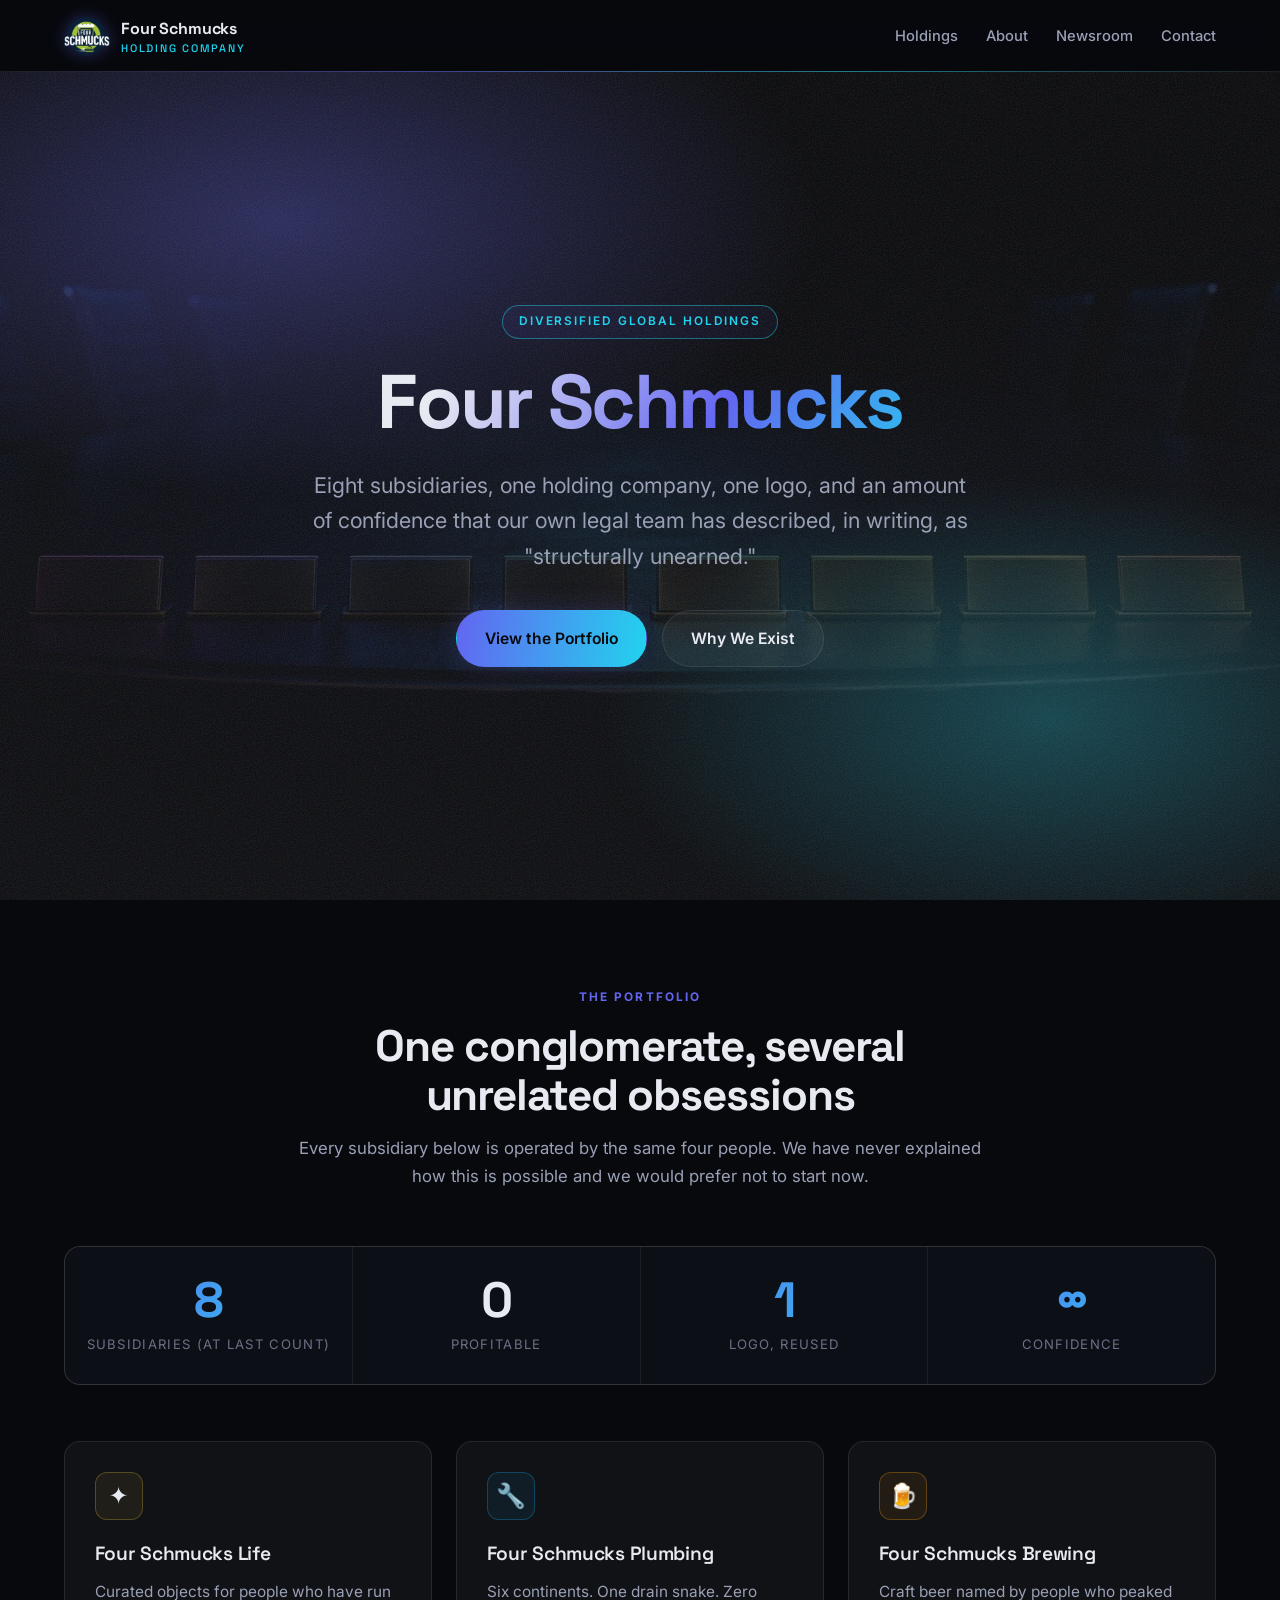
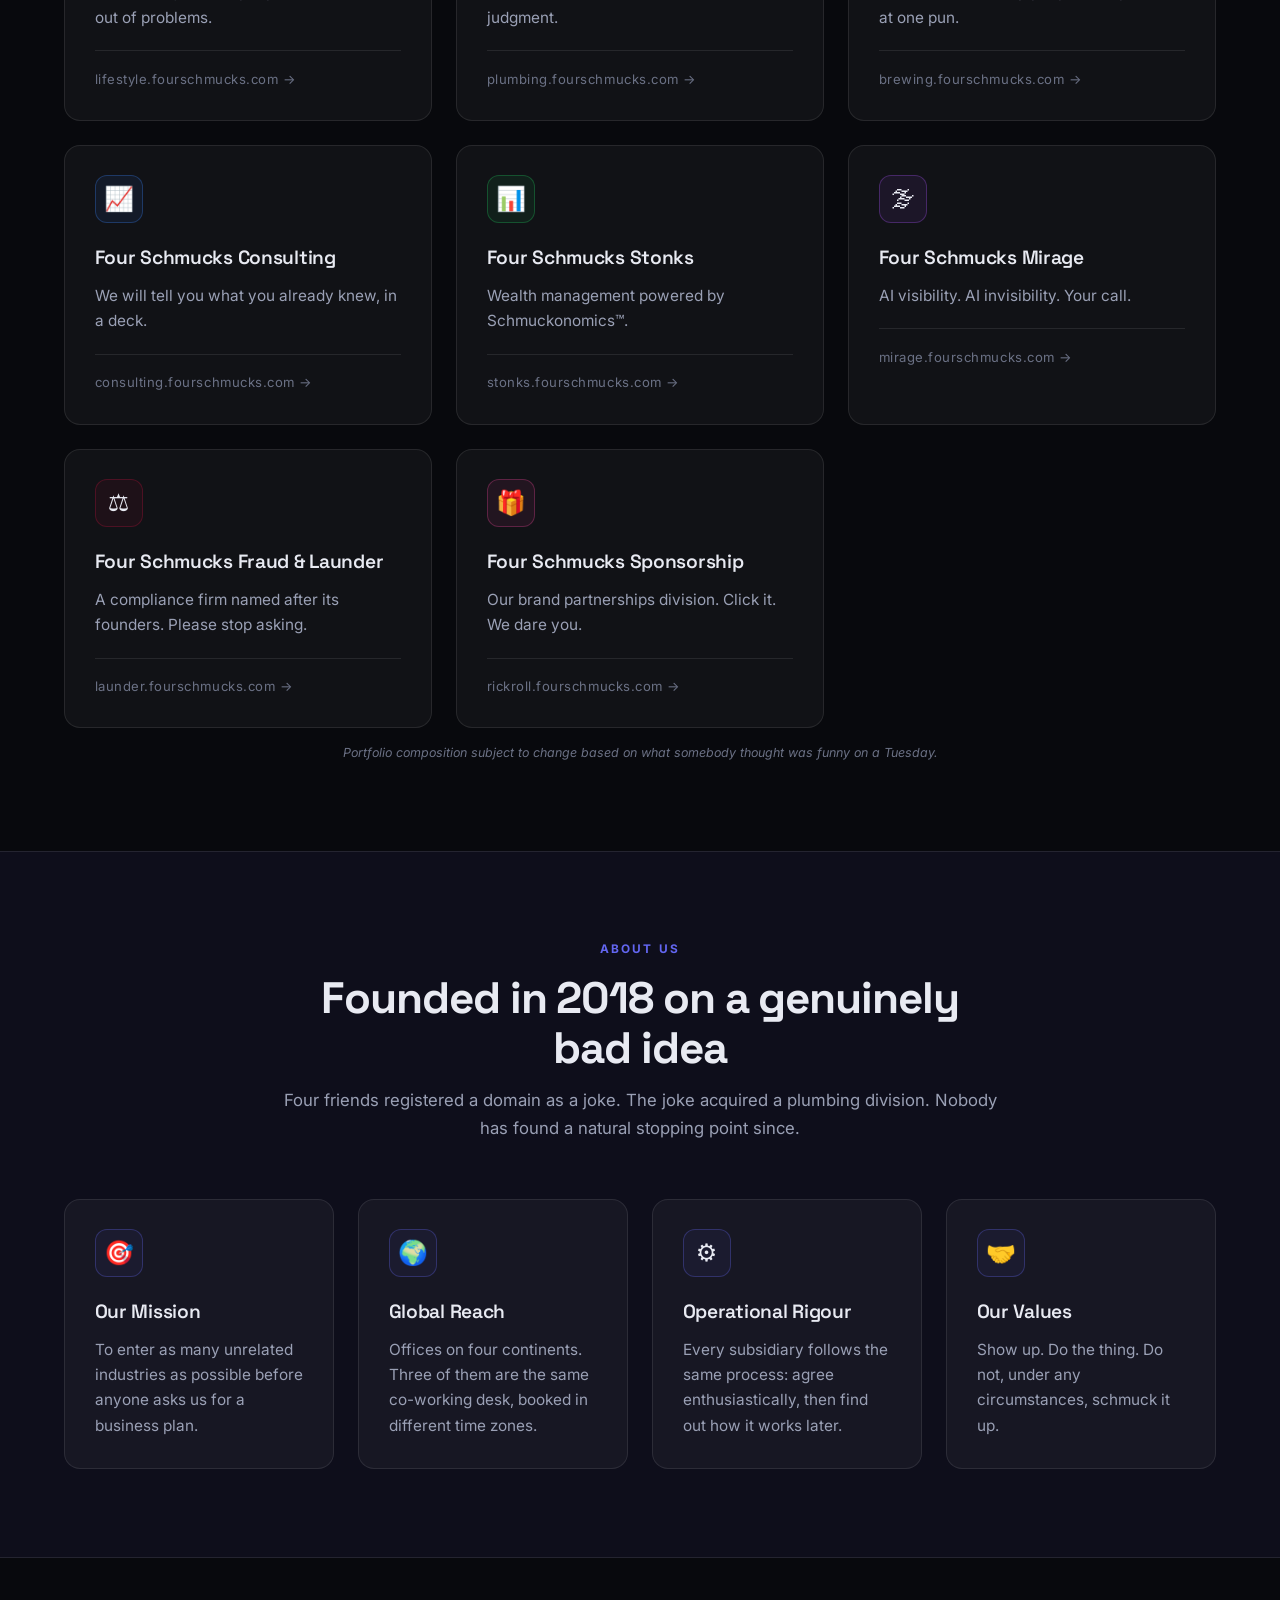
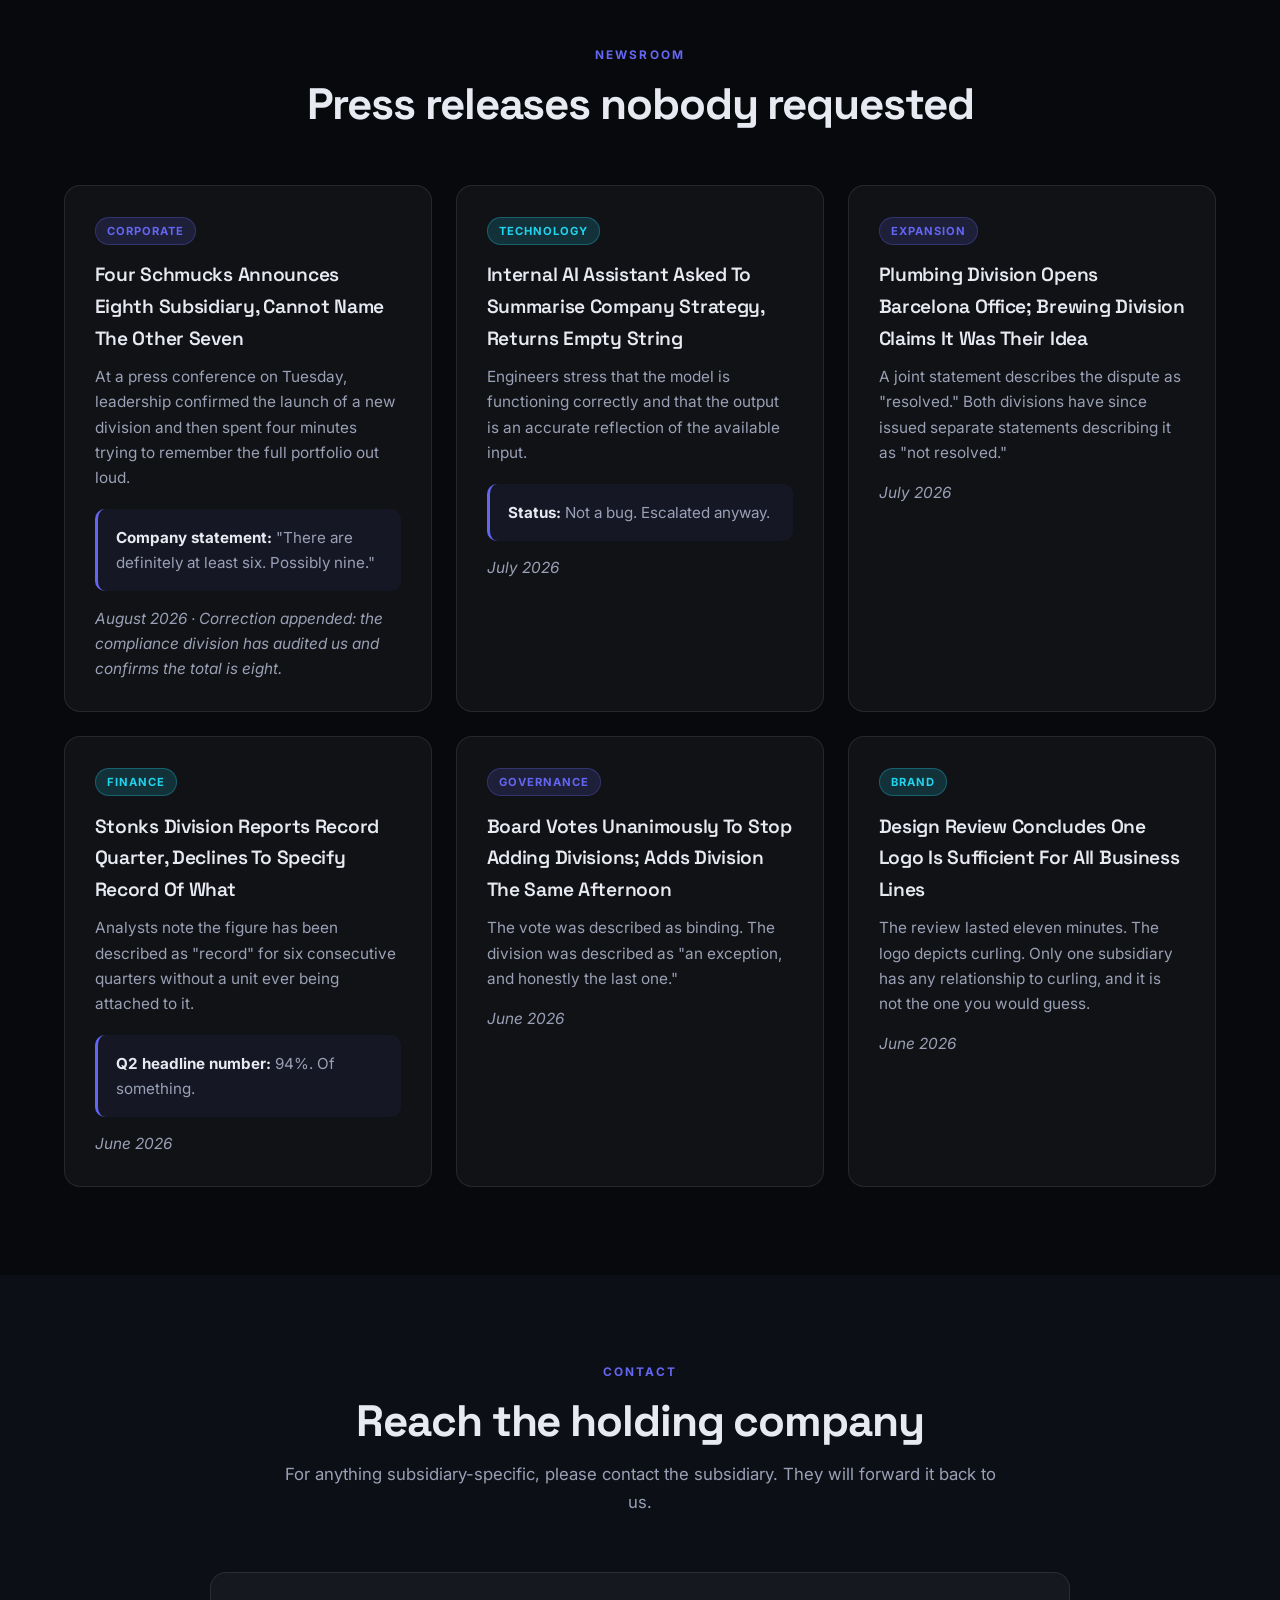
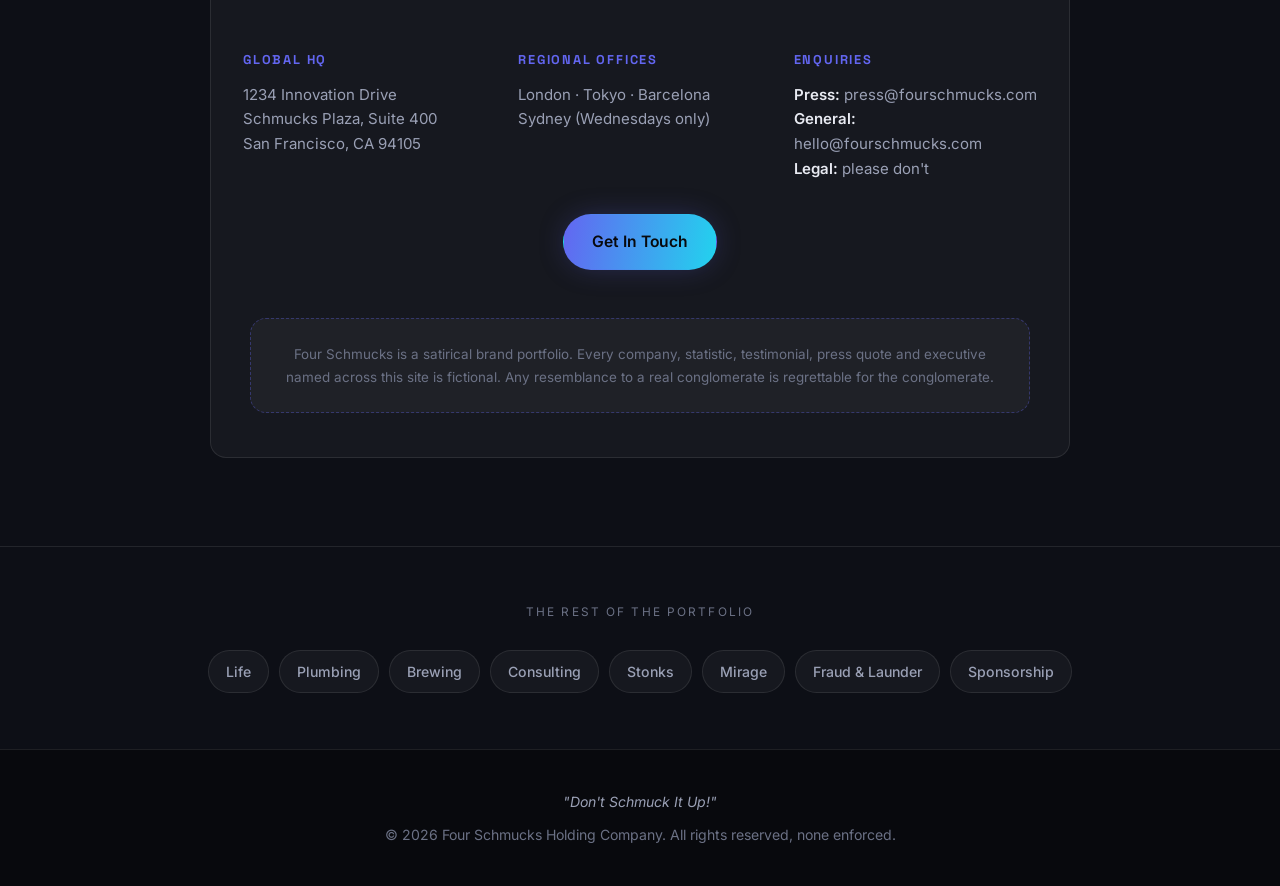
<file: index.html>
<!DOCTYPE html>
<html lang="en">
<head>
  <meta charset="UTF-8">
  <meta name="viewport" content="width=device-width, initial-scale=1.0">
  <title>Four Schmucks — A Diversified Global Holding Company</title>
  <meta name="description" content="Four Schmucks is a diversified holding company operating across plumbing, brewing, consulting, wealth management, lifestyle goods, AI reputation services and regulatory compliance. Eight subsidiaries, one logo, an indefensible amount of confidence.">
  <link rel="canonical" href="https://www.fourschmucks.com/">
  <meta name="theme-color" content="#08090d">
  <link rel="icon" href="/favicon.ico" sizes="any">
  <link rel="icon" type="image/png" sizes="32x32" href="/favicon-32.png">
  <link rel="apple-touch-icon" href="/apple-touch-icon.png">
  <meta property="og:title" content="Four Schmucks — A Diversified Global Holding Company">
  <meta property="og:description" content="Eight subsidiaries. One holding company. One logo.">
  <meta property="og:image" content="https://www.fourschmucks.com/images/card-index.jpg">
  <meta property="og:image:width" content="1200">
  <meta property="og:image:height" content="630">
  <meta property="og:type" content="website">
  <meta property="og:url" content="https://www.fourschmucks.com/">
  <meta name="twitter:card" content="summary_large_image">
  <meta name="twitter:title" content="Four Schmucks — A Diversified Global Holding Company">
  <meta name="twitter:description" content="Eight subsidiaries. One holding company. One logo.">
  <meta name="twitter:image" content="https://www.fourschmucks.com/images/card-index.jpg">

  <link rel="preconnect" href="https://fonts.googleapis.com">
  <link rel="preconnect" href="https://fonts.gstatic.com" crossorigin>
  <link rel="stylesheet" href="https://fonts.googleapis.com/css2?family=Inter:wght@400;500;600;700&family=Space+Grotesk:wght@500;600;700&display=swap">
  <link rel="stylesheet" href="/assets/site.css">
  <!-- Scroll-reveal is gated on this class, so content stays visible if site.js never runs. -->
  <script>document.documentElement.classList.add('js');</script>
  <style>
    :root {
      --accent: #6366f1;
      --accent-2: #22d3ee;
      --glow: rgba(99,102,241,.35);
      --surface-tint: rgba(99,102,241,.06);
      --font-display: 'Space Grotesk', system-ui, sans-serif;
      --hero-img: url('/images/hero-index.webp');
    }
    /* bespoke: the holdings board */
    .holdings { display: grid; grid-template-columns: repeat(auto-fit, minmax(160px, 1fr)); gap: 1px;
                background: var(--line); border: 1px solid var(--line); border-radius: var(--radius);
                overflow: hidden; margin-bottom: 3.5rem; }
    .holdings .stat { background: var(--bg-raised); }
    .holdings .stat .num.plain { background: none; -webkit-text-fill-color: var(--text); color: var(--text); }
  </style>

  <!-- Google tag (gtag.js) -->
  <script async src="https://www.googletagmanager.com/gtag/js?id=G-701KZR6WCN"></script>
  <script>
    window.dataLayer = window.dataLayer || [];
    function gtag(){dataLayer.push(arguments);}
    gtag('js', new Date());
    gtag('config', 'G-701KZR6WCN');
  </script>
</head>
<body data-brand="index">

  <header class="header">
    <nav class="nav">
      <a class="nav-brand" href="/">
        <img class="logo" src="/logos/four_schmucks_curling.png" alt="" width="120" height="120">
        <span class="wordmark">Four Schmucks<small>Holding Company</small></span>
      </a>
      <button class="nav-toggle" aria-expanded="false" aria-controls="nav-links" aria-label="Menu">
        <span></span><span></span><span></span>
      </button>
      <ul class="nav-links" id="nav-links">
        <li><a href="#holdings">Holdings</a></li>
        <li><a href="#about">About</a></li>
        <li><a href="#news">Newsroom</a></li>
        <li><a href="#contact">Contact</a></li>
      </ul>
    </nav>
  </header>

  <section class="hero">
    <div class="hero-content">
      <div class="eyebrow">Diversified Global Holdings</div>
      <h1>Four Schmucks</h1>
      <p class="lede">
        Eight subsidiaries, one holding company, one logo, and an amount of confidence
        that our own legal team has described, in writing, as "structurally unearned."
      </p>
      <div class="cta-row">
        <a class="btn" href="#holdings">View the Portfolio</a>
        <a class="btn btn-ghost" href="#about">Why We Exist</a>
      </div>
    </div>
  </section>

  <main>

    <!-- ── Holdings ─────────────────────────────────────────────────────── -->
    <section class="section" id="holdings">
      <div class="wrap">
        <div class="section-head reveal">
          <p class="kicker">The Portfolio</p>
          <h2>One conglomerate, several unrelated obsessions</h2>
          <p>
            Every subsidiary below is operated by the same four people. We have never
            explained how this is possible and we would prefer not to start now.
          </p>
        </div>

        <div class="holdings reveal">
          <div class="stat"><div class="num">8</div><div class="label">Subsidiaries (at last count)</div></div>
          <div class="stat"><div class="num plain">0</div><div class="label">Profitable</div></div>
          <div class="stat"><div class="num">1</div><div class="label">Logo, reused</div></div>
          <div class="stat"><div class="num">∞</div><div class="label">Confidence</div></div>
        </div>

        <!-- Rendered from assets/brands.js — add a service line there, not here. -->
        <div class="grid" data-brand-grid></div>

        <noscript>
          <ul class="brand-chips" style="margin-top:2rem">
            <li><a href="https://lifestyle.fourschmucks.com">Life</a></li>
            <li><a href="https://plumbing.fourschmucks.com">Plumbing</a></li>
            <li><a href="https://brewing.fourschmucks.com">Brewing</a></li>
            <li><a href="https://consulting.fourschmucks.com">Consulting</a></li>
            <li><a href="https://stonks.fourschmucks.com">Stonks</a></li>
            <li><a href="https://mirage.fourschmucks.com">Mirage</a></li>
            <li><a href="https://launder.fourschmucks.com">Fraud &amp; Launder</a></li>
            <li><a href="https://rickroll.fourschmucks.com">Sponsorship</a></li>
          </ul>
        </noscript>

        <p class="fine-print" style="text-align:center">
          Portfolio composition subject to change based on what somebody thought was funny on a Tuesday.
        </p>
      </div>
    </section>

    <!-- ── About ────────────────────────────────────────────────────────── -->
    <section class="section tinted" id="about">
      <div class="wrap">
        <div class="section-head reveal">
          <p class="kicker">About Us</p>
          <h2>Founded in 2018 on a genuinely bad idea</h2>
          <p>
            Four friends registered a domain as a joke. The joke acquired a plumbing division.
            Nobody has found a natural stopping point since.
          </p>
        </div>

        <div class="grid cols-4">
          <div class="card reveal">
            <div class="icon">🎯</div>
            <h3>Our Mission</h3>
            <p>To enter as many unrelated industries as possible before anyone asks us for a business plan.</p>
          </div>
          <div class="card reveal">
            <div class="icon">🌍</div>
            <h3>Global Reach</h3>
            <p>Offices on four continents. Three of them are the same co-working desk, booked in different time zones.</p>
          </div>
          <div class="card reveal">
            <div class="icon">⚙️</div>
            <h3>Operational Rigour</h3>
            <p>Every subsidiary follows the same process: agree enthusiastically, then find out how it works later.</p>
          </div>
          <div class="card reveal">
            <div class="icon">🤝</div>
            <h3>Our Values</h3>
            <p>Show up. Do the thing. Do not, under any circumstances, schmuck it up.</p>
          </div>
        </div>
      </div>
    </section>

    <!-- ── Newsroom ─────────────────────────────────────────────────────── -->
    <section class="section" id="news">
      <div class="wrap">
        <div class="section-head reveal">
          <p class="kicker">Newsroom</p>
          <h2>Press releases nobody requested</h2>
        </div>

        <div class="grid">
          <article class="card reveal">
            <span class="tag">Corporate</span>
            <h3>Four Schmucks Announces Eighth Subsidiary, Cannot Name The Other Seven</h3>
            <p>
              At a press conference on Tuesday, leadership confirmed the launch of a new division
              and then spent four minutes trying to remember the full portfolio out loud.
            </p>
            <div class="results"><strong>Company statement:</strong> "There are definitely at least six. Possibly nine."</div>
            <p class="fine-print">August 2026 · Correction appended: the compliance division has audited us and confirms the total is eight.</p>
          </article>

          <article class="card reveal">
            <span class="tag alt">Technology</span>
            <h3>Internal AI Assistant Asked To Summarise Company Strategy, Returns Empty String</h3>
            <p>
              Engineers stress that the model is functioning correctly and that the output is
              an accurate reflection of the available input.
            </p>
            <div class="results"><strong>Status:</strong> Not a bug. Escalated anyway.</div>
            <p class="fine-print">July 2026</p>
          </article>

          <article class="card reveal">
            <span class="tag">Expansion</span>
            <h3>Plumbing Division Opens Barcelona Office; Brewing Division Claims It Was Their Idea</h3>
            <p>
              A joint statement describes the dispute as "resolved." Both divisions have since
              issued separate statements describing it as "not resolved."
            </p>
            <p class="fine-print">July 2026</p>
          </article>

          <article class="card reveal">
            <span class="tag alt">Finance</span>
            <h3>Stonks Division Reports Record Quarter, Declines To Specify Record Of What</h3>
            <p>
              Analysts note the figure has been described as "record" for six consecutive
              quarters without a unit ever being attached to it.
            </p>
            <div class="results"><strong>Q2 headline number:</strong> 94%. Of something.</div>
            <p class="fine-print">June 2026</p>
          </article>

          <article class="card reveal">
            <span class="tag">Governance</span>
            <h3>Board Votes Unanimously To Stop Adding Divisions; Adds Division The Same Afternoon</h3>
            <p>
              The vote was described as binding. The division was described as "an exception,
              and honestly the last one."
            </p>
            <p class="fine-print">June 2026</p>
          </article>

          <article class="card reveal">
            <span class="tag alt">Brand</span>
            <h3>Design Review Concludes One Logo Is Sufficient For All Business Lines</h3>
            <p>
              The review lasted eleven minutes. The logo depicts curling. Only one subsidiary
              has any relationship to curling, and it is not the one you would guess.
            </p>
            <p class="fine-print">June 2026</p>
          </article>
        </div>
      </div>
    </section>

    <!-- ── Contact ──────────────────────────────────────────────────────── -->
    <section class="section raised" id="contact">
      <div class="wrap">
        <div class="section-head reveal">
          <p class="kicker">Contact</p>
          <h2>Reach the holding company</h2>
          <p>For anything subsidiary-specific, please contact the subsidiary. They will forward it back to us.</p>
        </div>

        <div class="contact-panel reveal">
          <div class="contact-cols">
            <div>
              <h3>Global HQ</h3>
              <p>1234 Innovation Drive<br>Schmucks Plaza, Suite 400<br>San Francisco, CA 94105</p>
            </div>
            <div>
              <h3>Regional Offices</h3>
              <p>London · Tokyo · Barcelona<br>Sydney (Wednesdays only)</p>
            </div>
            <div>
              <h3>Enquiries</h3>
              <p>
                <strong>Press:</strong> press@fourschmucks.com<br>
                <strong>General:</strong> hello@fourschmucks.com<br>
                <strong>Legal:</strong> please don't
              </p>
            </div>
          </div>
          <a class="btn" href="mailto:hello@fourschmucks.com">Get In Touch</a>
          <p class="disclaimer">
            Four Schmucks is a satirical brand portfolio. Every company, statistic, testimonial,
            press quote and executive named across this site is fictional. Any resemblance to a
            real conglomerate is regrettable for the conglomerate.
          </p>
        </div>
      </div>
    </section>

  </main>

  <section class="brand-strip" data-brand-strip></section>

  <footer class="footer">
    <div class="wrap">
      <p class="slogan">"Don't Schmuck It Up!"</p>
      <p>&copy; 2026 Four Schmucks Holding Company. All rights reserved, none enforced.</p>
    </div>
  </footer>

  <script src="/assets/brands.js"></script>
  <script src="/assets/site.js"></script>
</body>
</html>
</file>
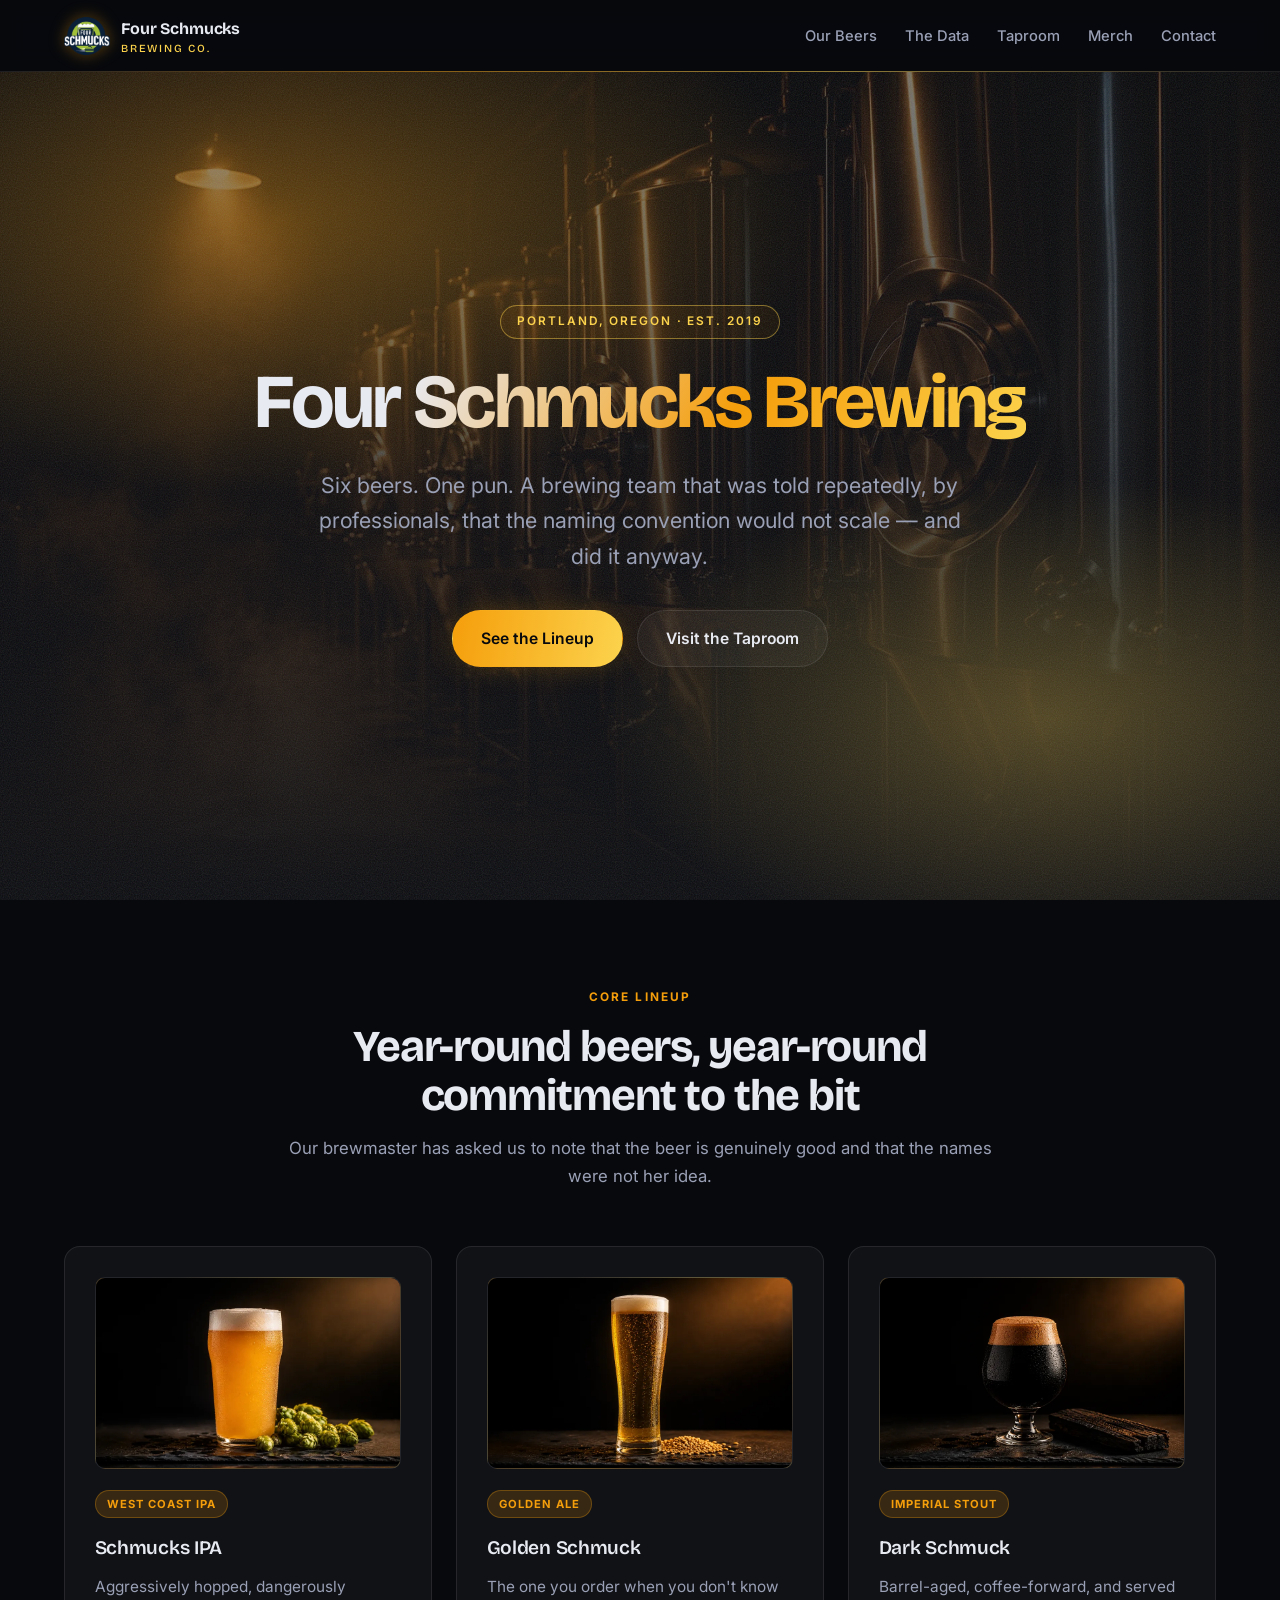
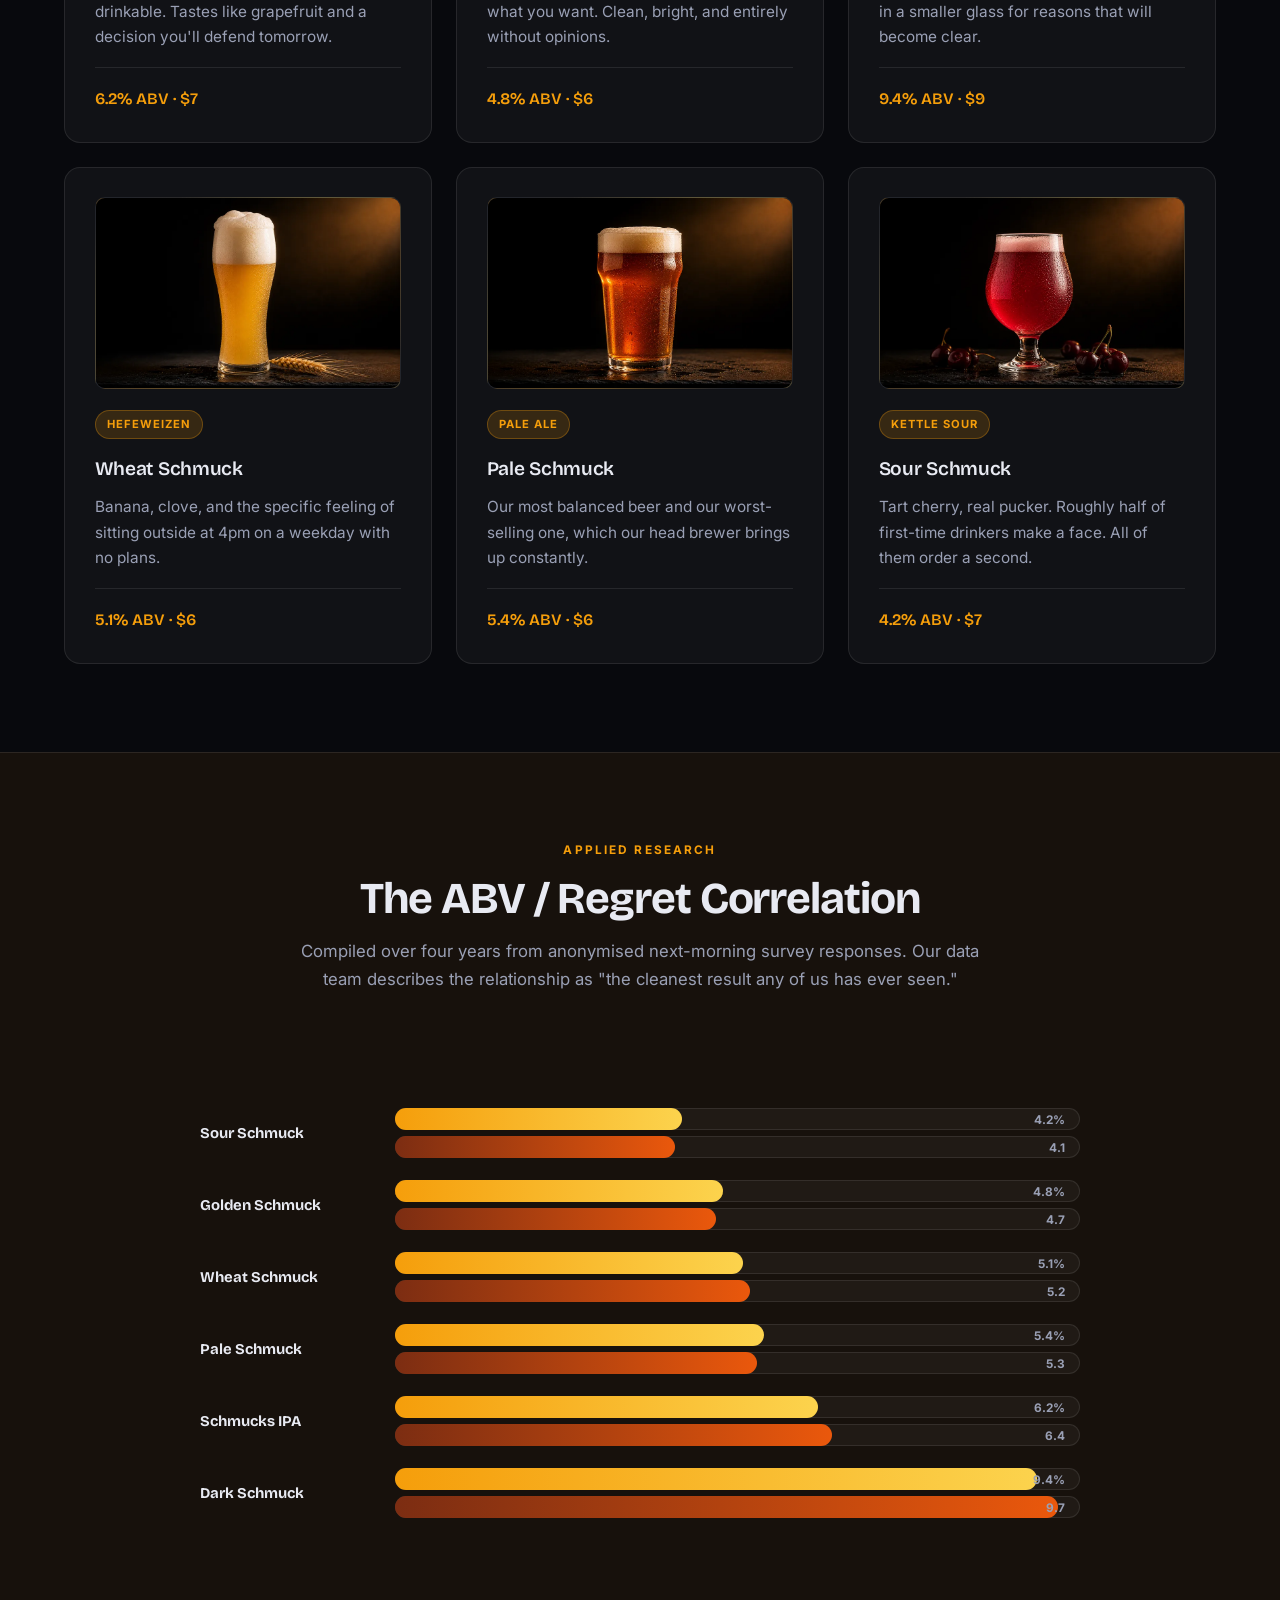
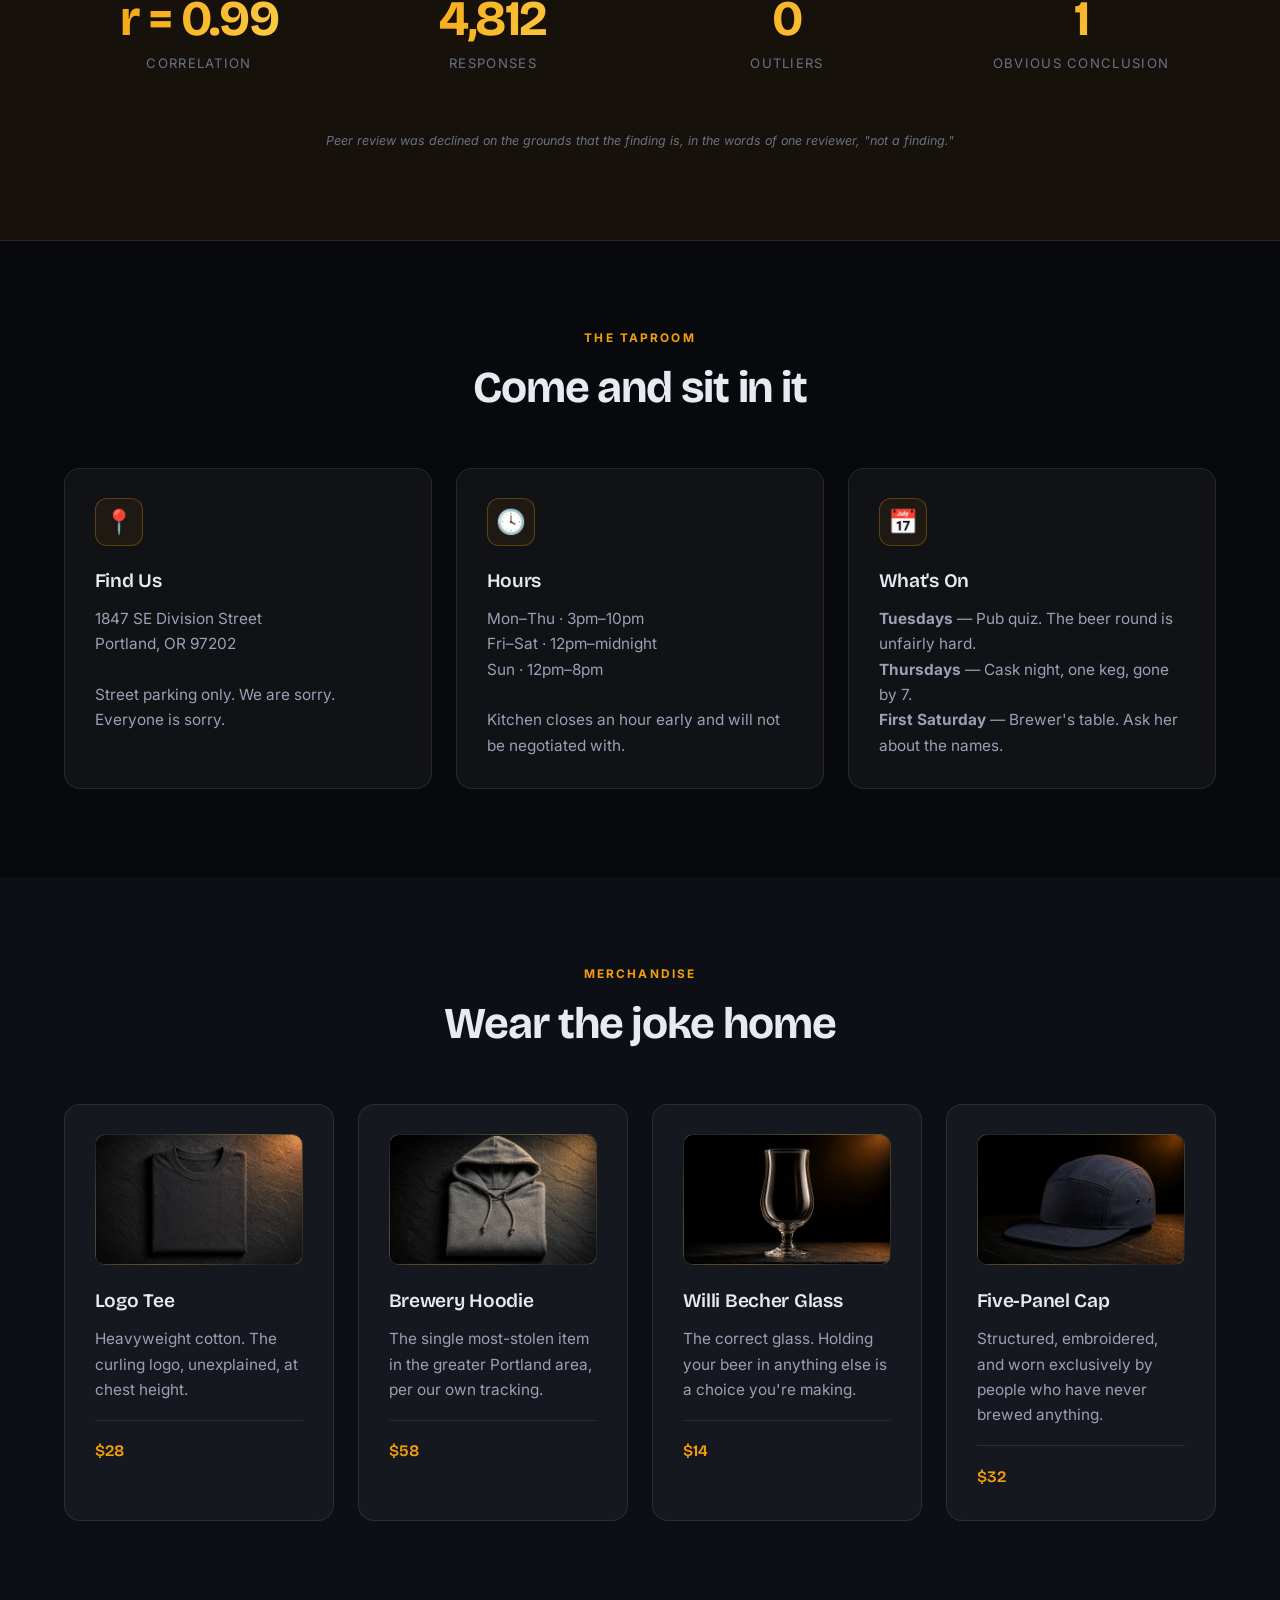
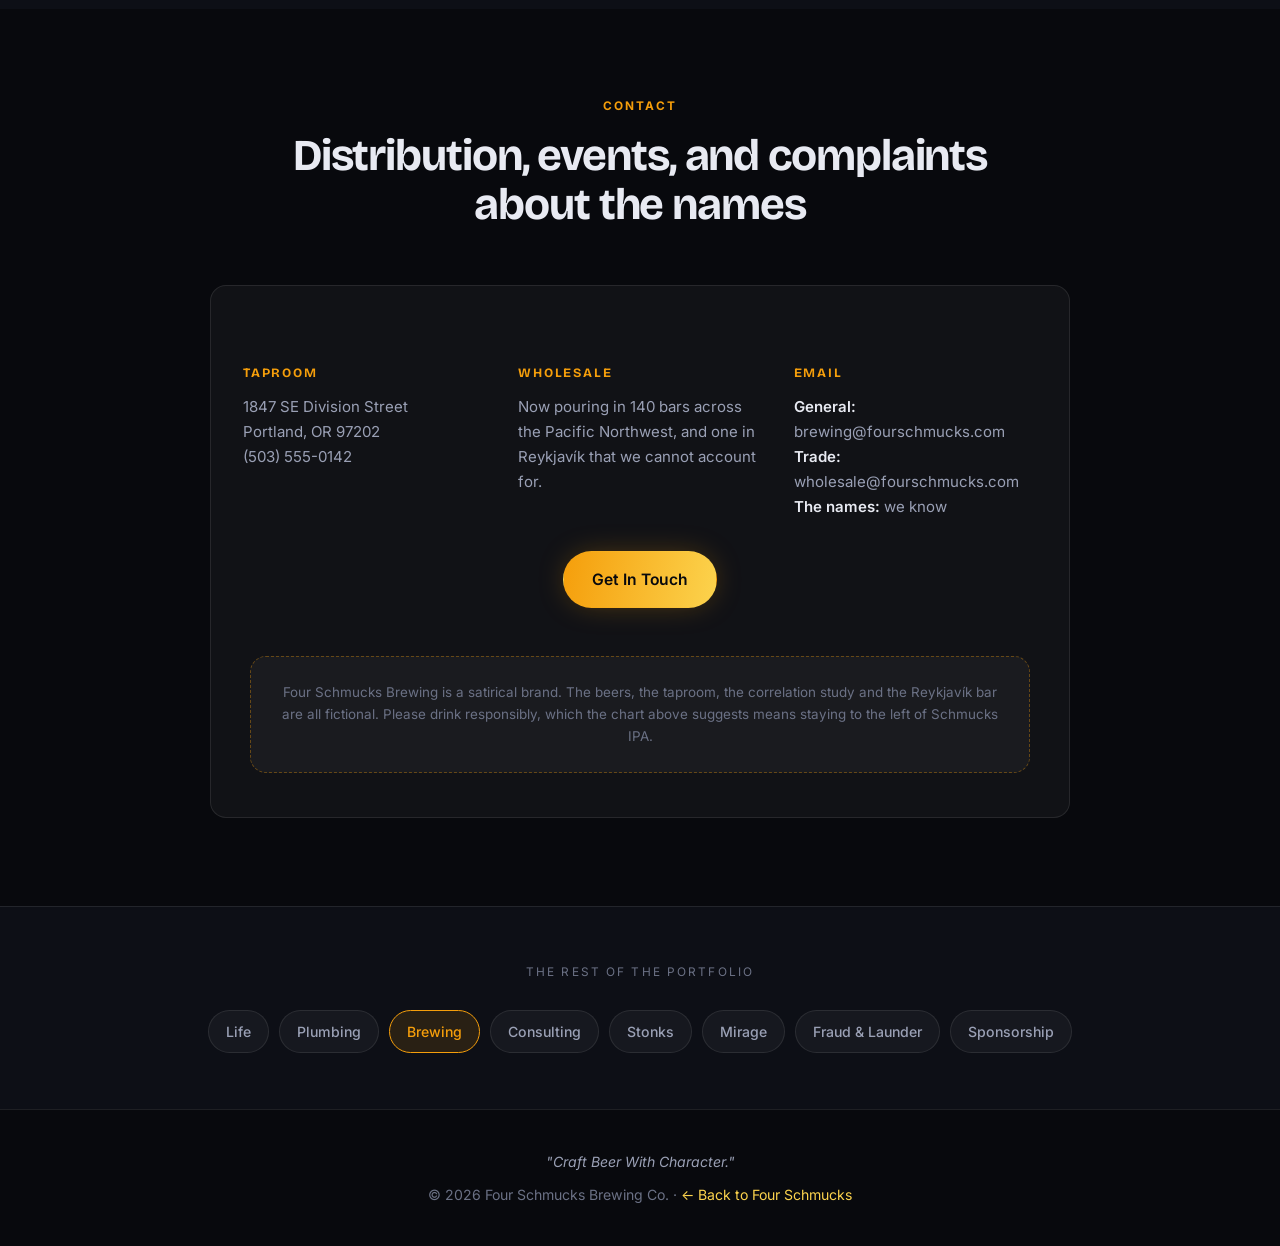
<file: brewing.html>
<!DOCTYPE html>
<html lang="en">
<head>
  <meta charset="UTF-8">
  <meta name="viewport" content="width=device-width, initial-scale=1.0">
  <title>Four Schmucks Brewing — Craft Beer, One Pun, No Regrets (Some Regrets)</title>
  <meta name="description" content="Four Schmucks Brewing is a craft brewery in Portland, Oregon, where every beer is named after the same joke and the ABV correlates perfectly with regret.">
  <link rel="canonical" href="https://brewing.fourschmucks.com/">
  <meta name="theme-color" content="#08090d">
  <link rel="icon" href="/favicon.ico" sizes="any">
  <link rel="icon" type="image/png" sizes="32x32" href="/favicon-32.png">
  <link rel="apple-touch-icon" href="/apple-touch-icon.png">
  <meta property="og:title" content="Four Schmucks Brewing — Craft Beer With Character">
  <meta property="og:description" content="Six beers. One pun. A perfectly linear relationship between ABV and regret.">
  <meta property="og:image" content="https://www.fourschmucks.com/images/card-brewing.jpg">
  <meta property="og:image:width" content="1200">
  <meta property="og:image:height" content="630">
  <meta property="og:type" content="website">
  <meta property="og:url" content="https://brewing.fourschmucks.com/">
  <meta name="twitter:card" content="summary_large_image">
  <meta name="twitter:title" content="Four Schmucks Brewing — Craft Beer With Character">
  <meta name="twitter:description" content="Six beers. One pun. A perfectly linear relationship between ABV and regret.">
  <meta name="twitter:image" content="https://www.fourschmucks.com/images/card-brewing.jpg">

  <link rel="preconnect" href="https://fonts.googleapis.com">
  <link rel="preconnect" href="https://fonts.gstatic.com" crossorigin>
  <link rel="stylesheet" href="https://fonts.googleapis.com/css2?family=Bricolage+Grotesque:opsz,wght@12..96,600;12..96,700;12..96,800&family=Inter:wght@400;500;600;700&display=swap">
  <link rel="stylesheet" href="/assets/site.css">
  <!-- Scroll-reveal is gated on this class, so content stays visible if site.js never runs. -->
  <script>document.documentElement.classList.add('js');</script>
  <style>
    :root {
      --accent: #f59e0b;
      --accent-2: #fcd34d;
      --glow: rgba(245,158,11,.35);
      --surface-tint: rgba(245,158,11,.06);
      --font-display: 'Bricolage Grotesque', system-ui, sans-serif;
      --hero-img: url('/images/hero-brewing.webp');
    }
    /* bespoke: the ABV / Regret correlation chart */
    .chart { max-width: 880px; margin: 0 auto; display: grid; gap: 1.35rem; }
    .chart-legend { display: flex; justify-content: center; gap: 1.75rem; margin-bottom: 2.25rem; flex-wrap: wrap; }
    .chart-legend span { display: inline-flex; align-items: center; gap: .5rem; font-size: .85rem; color: var(--text-dim); }
    .chart-legend i { width: 22px; height: 8px; border-radius: 100px; }
    .chart-legend i.a { background: linear-gradient(90deg, var(--accent), var(--accent-2)); }
    .chart-legend i.r { background: linear-gradient(90deg, #7c2d12, #ea580c); }
    .chart-row { display: grid; grid-template-columns: 175px 1fr; gap: 1.25rem; align-items: center; }
    .chart-row .name { font-family: var(--font-display); font-weight: 700; font-size: .93rem; }
    .chart-row .bars { display: grid; gap: .4rem; }
    .bar { position: relative; height: 22px; border-radius: 100px;
           background: var(--surface); border: 1px solid var(--line); }
    .bar i {
      position: absolute; top: -1px; bottom: -1px; left: -1px;
      width: calc(var(--w) * 1%); border-radius: 100px;
      animation: grow 1.1s cubic-bezier(.22,.61,.36,1) both;
    }
    .bar.abv i { background: linear-gradient(90deg, var(--accent), var(--accent-2)); }
    .bar.regret i { background: linear-gradient(90deg, #7c2d12, #ea580c); }
    .bar b { position: absolute; right: .85rem; top: 0; line-height: 22px;
             font-size: .74rem; font-weight: 700; color: var(--text-dim); }
    @keyframes grow { from { width: 0; } }
    @media (max-width: 620px) {
      .chart-row { grid-template-columns: 1fr; gap: .5rem; }
    }
  </style>

  <!-- Google tag (gtag.js) -->
  <script async src="https://www.googletagmanager.com/gtag/js?id=G-701KZR6WCN"></script>
  <script>
    window.dataLayer = window.dataLayer || [];
    function gtag(){dataLayer.push(arguments);}
    gtag('js', new Date());
    gtag('config', 'G-701KZR6WCN');
  </script>
</head>
<body data-brand="brewing">

  <header class="header">
    <nav class="nav">
      <a class="nav-brand" href="https://www.fourschmucks.com">
        <img class="logo" src="/logos/four_schmucks_curling.png" alt="" width="120" height="120">
        <span class="wordmark">Four Schmucks<small>Brewing Co.</small></span>
      </a>
      <button class="nav-toggle" aria-expanded="false" aria-controls="nav-links" aria-label="Menu">
        <span></span><span></span><span></span>
      </button>
      <ul class="nav-links" id="nav-links">
        <li><a href="#beers">Our Beers</a></li>
        <li><a href="#data">The Data</a></li>
        <li><a href="#taproom">Taproom</a></li>
        <li><a href="#merch">Merch</a></li>
        <li><a href="#contact">Contact</a></li>
      </ul>
    </nav>
  </header>

  <section class="hero">
    <div class="hero-content">
      <div class="eyebrow">Portland, Oregon · Est. 2019</div>
      <h1>Four Schmucks Brewing</h1>
      <p class="lede">
        Six beers. One pun. A brewing team that was told repeatedly, by professionals,
        that the naming convention would not scale — and did it anyway.
      </p>
      <div class="cta-row">
        <a class="btn" href="#beers">See the Lineup</a>
        <a class="btn btn-ghost" href="#taproom">Visit the Taproom</a>
      </div>
    </div>
  </section>

  <main>

    <!-- ── Beers ────────────────────────────────────────────────────────── -->
    <section class="section" id="beers">
      <div class="wrap">
        <div class="section-head reveal">
          <p class="kicker">Core Lineup</p>
          <h2>Year-round beers, year-round commitment to the bit</h2>
          <p>
            Our brewmaster has asked us to note that the beer is genuinely good and that
            the names were not her idea.
          </p>
        </div>

        <div class="grid">
          <div class="card reveal">
            <div class="tile">🍺<img src="/images/brew-ipa.webp" alt="A pint of hazy West Coast IPA" loading="lazy" width="640" height="400" onerror="this.remove()"></div>
            <span class="tag">West Coast IPA</span>
            <h3>Schmucks IPA</h3>
            <p>Aggressively hopped, dangerously drinkable. Tastes like grapefruit and a decision you'll defend tomorrow.</p>
            <span class="price">6.2% ABV · $7</span>
          </div>
          <div class="card reveal">
            <div class="tile">🌾<img src="/images/brew-golden.webp" alt="A glass of golden ale" loading="lazy" width="640" height="400" onerror="this.remove()"></div>
            <span class="tag">Golden Ale</span>
            <h3>Golden Schmuck</h3>
            <p>The one you order when you don't know what you want. Clean, bright, and entirely without opinions.</p>
            <span class="price">4.8% ABV · $6</span>
          </div>
          <div class="card reveal">
            <div class="tile">🌑<img src="/images/brew-stout.webp" alt="A snifter of barrel-aged imperial stout" loading="lazy" width="640" height="400" onerror="this.remove()"></div>
            <span class="tag">Imperial Stout</span>
            <h3>Dark Schmuck</h3>
            <p>Barrel-aged, coffee-forward, and served in a smaller glass for reasons that will become clear.</p>
            <span class="price">9.4% ABV · $9</span>
          </div>
          <div class="card reveal">
            <div class="tile">🌤️<img src="/images/brew-wheat.webp" alt="A tall glass of cloudy hefeweizen" loading="lazy" width="640" height="400" onerror="this.remove()"></div>
            <span class="tag">Hefeweizen</span>
            <h3>Wheat Schmuck</h3>
            <p>Banana, clove, and the specific feeling of sitting outside at 4pm on a weekday with no plans.</p>
            <span class="price">5.1% ABV · $6</span>
          </div>
          <div class="card reveal">
            <div class="tile">🍋<img src="/images/brew-pale.webp" alt="A glass of pale ale" loading="lazy" width="640" height="400" onerror="this.remove()"></div>
            <span class="tag">Pale Ale</span>
            <h3>Pale Schmuck</h3>
            <p>Our most balanced beer and our worst-selling one, which our head brewer brings up constantly.</p>
            <span class="price">5.4% ABV · $6</span>
          </div>
          <div class="card reveal">
            <div class="tile">🍒<img src="/images/brew-sour.webp" alt="A glass of tart cherry kettle sour" loading="lazy" width="640" height="400" onerror="this.remove()"></div>
            <span class="tag">Kettle Sour</span>
            <h3>Sour Schmuck</h3>
            <p>Tart cherry, real pucker. Roughly half of first-time drinkers make a face. All of them order a second.</p>
            <span class="price">4.2% ABV · $7</span>
          </div>
        </div>
      </div>
    </section>

    <!-- ── The Data (bespoke) ───────────────────────────────────────────── -->
    <section class="section tinted" id="data">
      <div class="wrap">
        <div class="section-head reveal">
          <p class="kicker">Applied Research</p>
          <h2>The ABV / Regret Correlation</h2>
          <p>
            Compiled over four years from anonymised next-morning survey responses.
            Our data team describes the relationship as "the cleanest result any of us has ever seen."
          </p>
        </div>

        <div class="chart-legend reveal">
          <span><i class="a"></i> ABV (% by volume)</span>
          <span><i class="r"></i> Mean Regret Index (0–10)</span>
        </div>

        <div class="chart reveal">
          <div class="chart-row">
            <div class="name">Sour Schmuck</div>
            <div class="bars">
              <div class="bar abv"><i style="--w:42"></i><b>4.2%</b></div>
              <div class="bar regret"><i style="--w:41"></i><b>4.1</b></div>
            </div>
          </div>
          <div class="chart-row">
            <div class="name">Golden Schmuck</div>
            <div class="bars">
              <div class="bar abv"><i style="--w:48"></i><b>4.8%</b></div>
              <div class="bar regret"><i style="--w:47"></i><b>4.7</b></div>
            </div>
          </div>
          <div class="chart-row">
            <div class="name">Wheat Schmuck</div>
            <div class="bars">
              <div class="bar abv"><i style="--w:51"></i><b>5.1%</b></div>
              <div class="bar regret"><i style="--w:52"></i><b>5.2</b></div>
            </div>
          </div>
          <div class="chart-row">
            <div class="name">Pale Schmuck</div>
            <div class="bars">
              <div class="bar abv"><i style="--w:54"></i><b>5.4%</b></div>
              <div class="bar regret"><i style="--w:53"></i><b>5.3</b></div>
            </div>
          </div>
          <div class="chart-row">
            <div class="name">Schmucks IPA</div>
            <div class="bars">
              <div class="bar abv"><i style="--w:62"></i><b>6.2%</b></div>
              <div class="bar regret"><i style="--w:64"></i><b>6.4</b></div>
            </div>
          </div>
          <div class="chart-row">
            <div class="name">Dark Schmuck</div>
            <div class="bars">
              <div class="bar abv"><i style="--w:94"></i><b>9.4%</b></div>
              <div class="bar regret"><i style="--w:97"></i><b>9.7</b></div>
            </div>
          </div>
        </div>

        <div class="grid cols-4 reveal" style="margin-top:3rem">
          <div class="stat"><div class="num">r = 0.99</div><div class="label">Correlation</div></div>
          <div class="stat"><div class="num">4,812</div><div class="label">Responses</div></div>
          <div class="stat"><div class="num">0</div><div class="label">Outliers</div></div>
          <div class="stat"><div class="num">1</div><div class="label">Obvious conclusion</div></div>
        </div>

        <p class="fine-print" style="text-align:center;max-width:760px;margin:1.75rem auto 0">
          Peer review was declined on the grounds that the finding is, in the words of one reviewer, "not a finding."
        </p>
      </div>
    </section>

    <!-- ── Taproom ──────────────────────────────────────────────────────── -->
    <section class="section" id="taproom">
      <div class="wrap">
        <div class="section-head reveal">
          <p class="kicker">The Taproom</p>
          <h2>Come and sit in it</h2>
        </div>

        <div class="grid">
          <div class="card reveal">
            <div class="icon">📍</div>
            <h3>Find Us</h3>
            <p>1847 SE Division Street<br>Portland, OR 97202<br><br>Street parking only. We are sorry. Everyone is sorry.</p>
          </div>
          <div class="card reveal">
            <div class="icon">🕓</div>
            <h3>Hours</h3>
            <p>
              Mon–Thu · 3pm–10pm<br>
              Fri–Sat · 12pm–midnight<br>
              Sun · 12pm–8pm<br><br>
              Kitchen closes an hour early and will not be negotiated with.
            </p>
          </div>
          <div class="card reveal">
            <div class="icon">📅</div>
            <h3>What's On</h3>
            <p>
              <strong>Tuesdays</strong> — Pub quiz. The beer round is unfairly hard.<br>
              <strong>Thursdays</strong> — Cask night, one keg, gone by 7.<br>
              <strong>First Saturday</strong> — Brewer's table. Ask her about the names.
            </p>
          </div>
        </div>
      </div>
    </section>

    <!-- ── Merch ────────────────────────────────────────────────────────── -->
    <section class="section raised" id="merch">
      <div class="wrap">
        <div class="section-head reveal">
          <p class="kicker">Merchandise</p>
          <h2>Wear the joke home</h2>
        </div>

        <div class="grid cols-4">
          <div class="card reveal">
            <div class="tile">👕<img src="/images/merch-tee.webp" alt="A folded brewery t-shirt" loading="lazy" width="640" height="400" onerror="this.remove()"></div>
            <h3>Logo Tee</h3>
            <p>Heavyweight cotton. The curling logo, unexplained, at chest height.</p>
            <span class="price">$28</span>
          </div>
          <div class="card reveal">
            <div class="tile">🧥<img src="/images/merch-hoodie.webp" alt="A folded brewery hoodie" loading="lazy" width="640" height="400" onerror="this.remove()"></div>
            <h3>Brewery Hoodie</h3>
            <p>The single most-stolen item in the greater Portland area, per our own tracking.</p>
            <span class="price">$58</span>
          </div>
          <div class="card reveal">
            <div class="tile">🥛<img src="/images/merch-glass.webp" alt="An empty Willi Becher beer glass" loading="lazy" width="640" height="400" onerror="this.remove()"></div>
            <h3>Willi Becher Glass</h3>
            <p>The correct glass. Holding your beer in anything else is a choice you're making.</p>
            <span class="price">$14</span>
          </div>
          <div class="card reveal">
            <div class="tile">🧢<img src="/images/merch-cap.webp" alt="A five-panel embroidered cap" loading="lazy" width="640" height="400" onerror="this.remove()"></div>
            <h3>Five-Panel Cap</h3>
            <p>Structured, embroidered, and worn exclusively by people who have never brewed anything.</p>
            <span class="price">$32</span>
          </div>
        </div>
      </div>
    </section>

    <!-- ── Contact ──────────────────────────────────────────────────────── -->
    <section class="section" id="contact">
      <div class="wrap">
        <div class="section-head reveal">
          <p class="kicker">Contact</p>
          <h2>Distribution, events, and complaints about the names</h2>
        </div>

        <div class="contact-panel reveal">
          <div class="contact-cols">
            <div>
              <h3>Taproom</h3>
              <p>1847 SE Division Street<br>Portland, OR 97202<br>(503) 555-0142</p>
            </div>
            <div>
              <h3>Wholesale</h3>
              <p>Now pouring in 140 bars across the Pacific Northwest, and one in Reykjavík that we cannot account for.</p>
            </div>
            <div>
              <h3>Email</h3>
              <p>
                <strong>General:</strong> brewing@fourschmucks.com<br>
                <strong>Trade:</strong> wholesale@fourschmucks.com<br>
                <strong>The names:</strong> we know
              </p>
            </div>
          </div>
          <a class="btn" href="mailto:brewing@fourschmucks.com">Get In Touch</a>
          <p class="disclaimer">
            Four Schmucks Brewing is a satirical brand. The beers, the taproom, the correlation
            study and the Reykjavík bar are all fictional. Please drink responsibly, which the
            chart above suggests means staying to the left of Schmucks IPA.
          </p>
        </div>
      </div>
    </section>

  </main>

  <section class="brand-strip" data-brand-strip></section>

  <footer class="footer">
    <div class="wrap">
      <p class="slogan">"Craft Beer With Character."</p>
      <p>&copy; 2026 Four Schmucks Brewing Co. · <a href="https://www.fourschmucks.com">← Back to Four Schmucks</a></p>
    </div>
  </footer>

  <script src="/assets/brands.js"></script>
  <script src="/assets/site.js"></script>
</body>
</html>
</file>
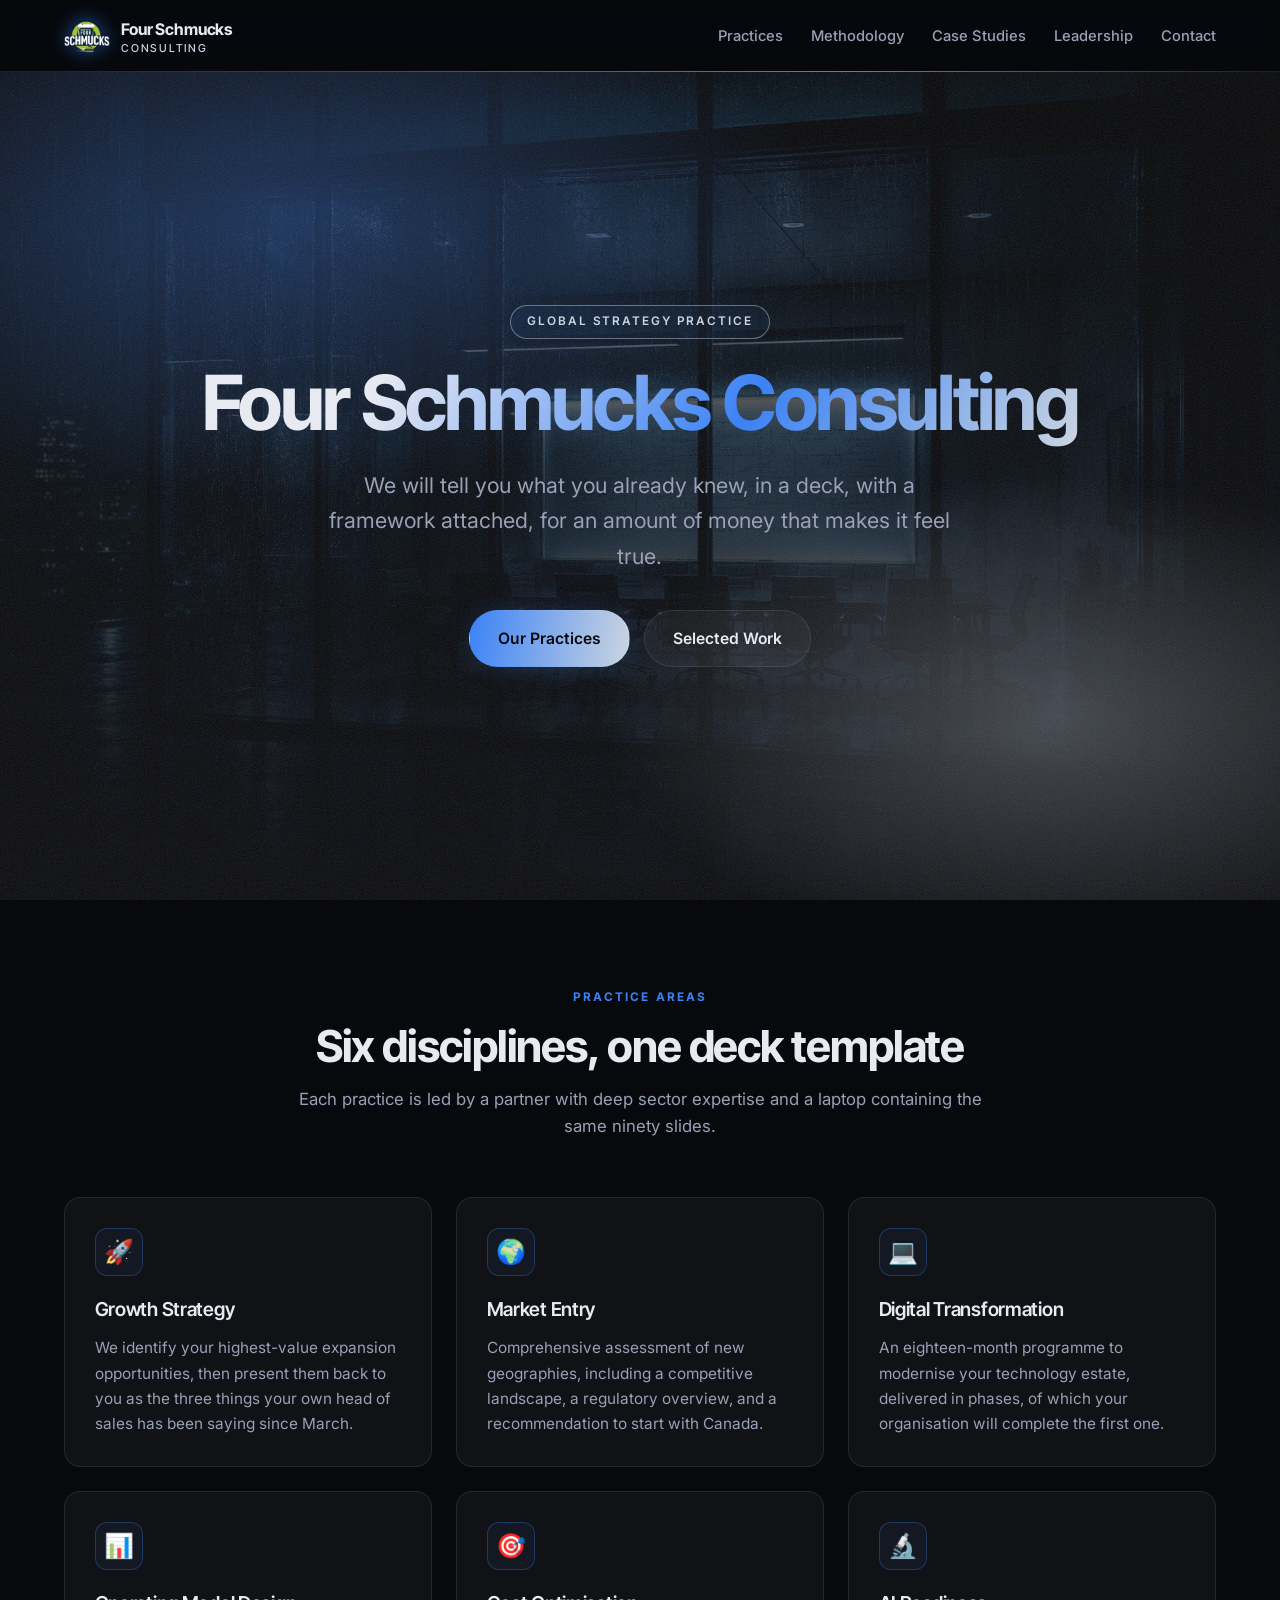
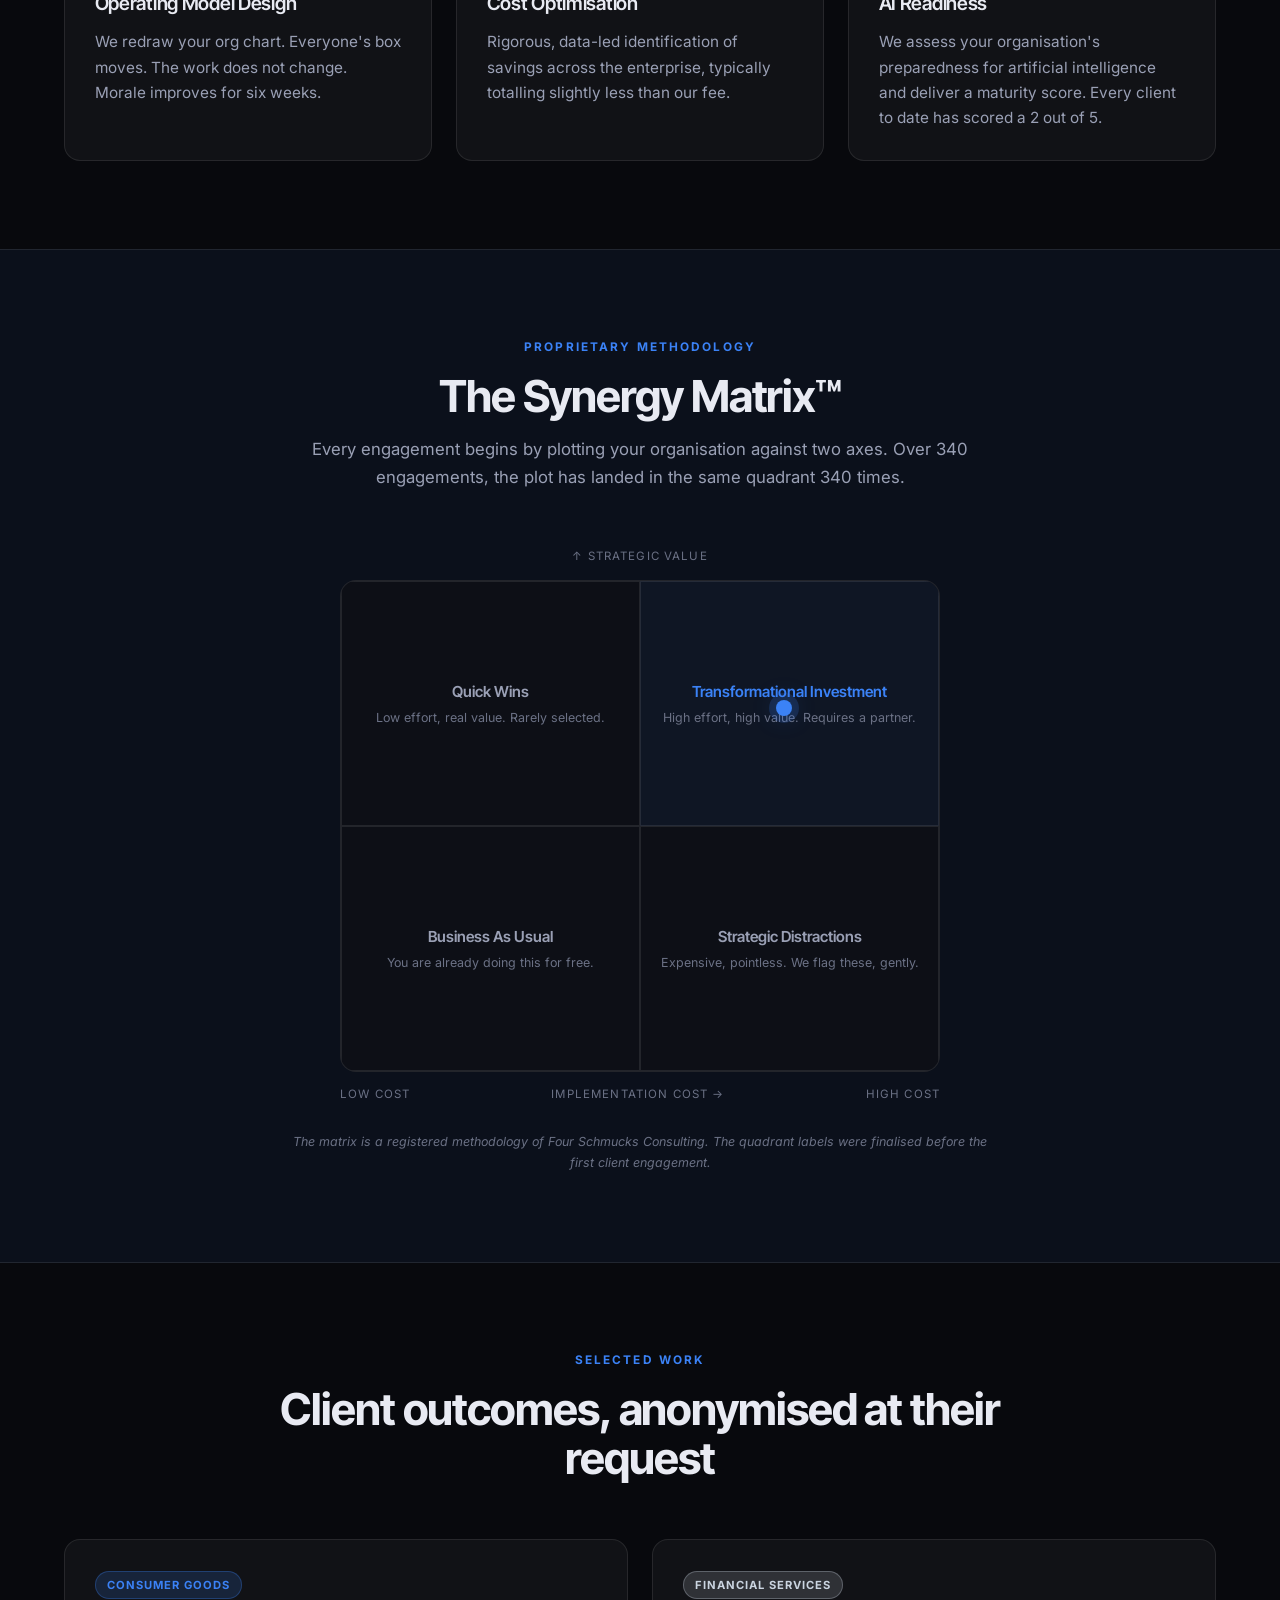
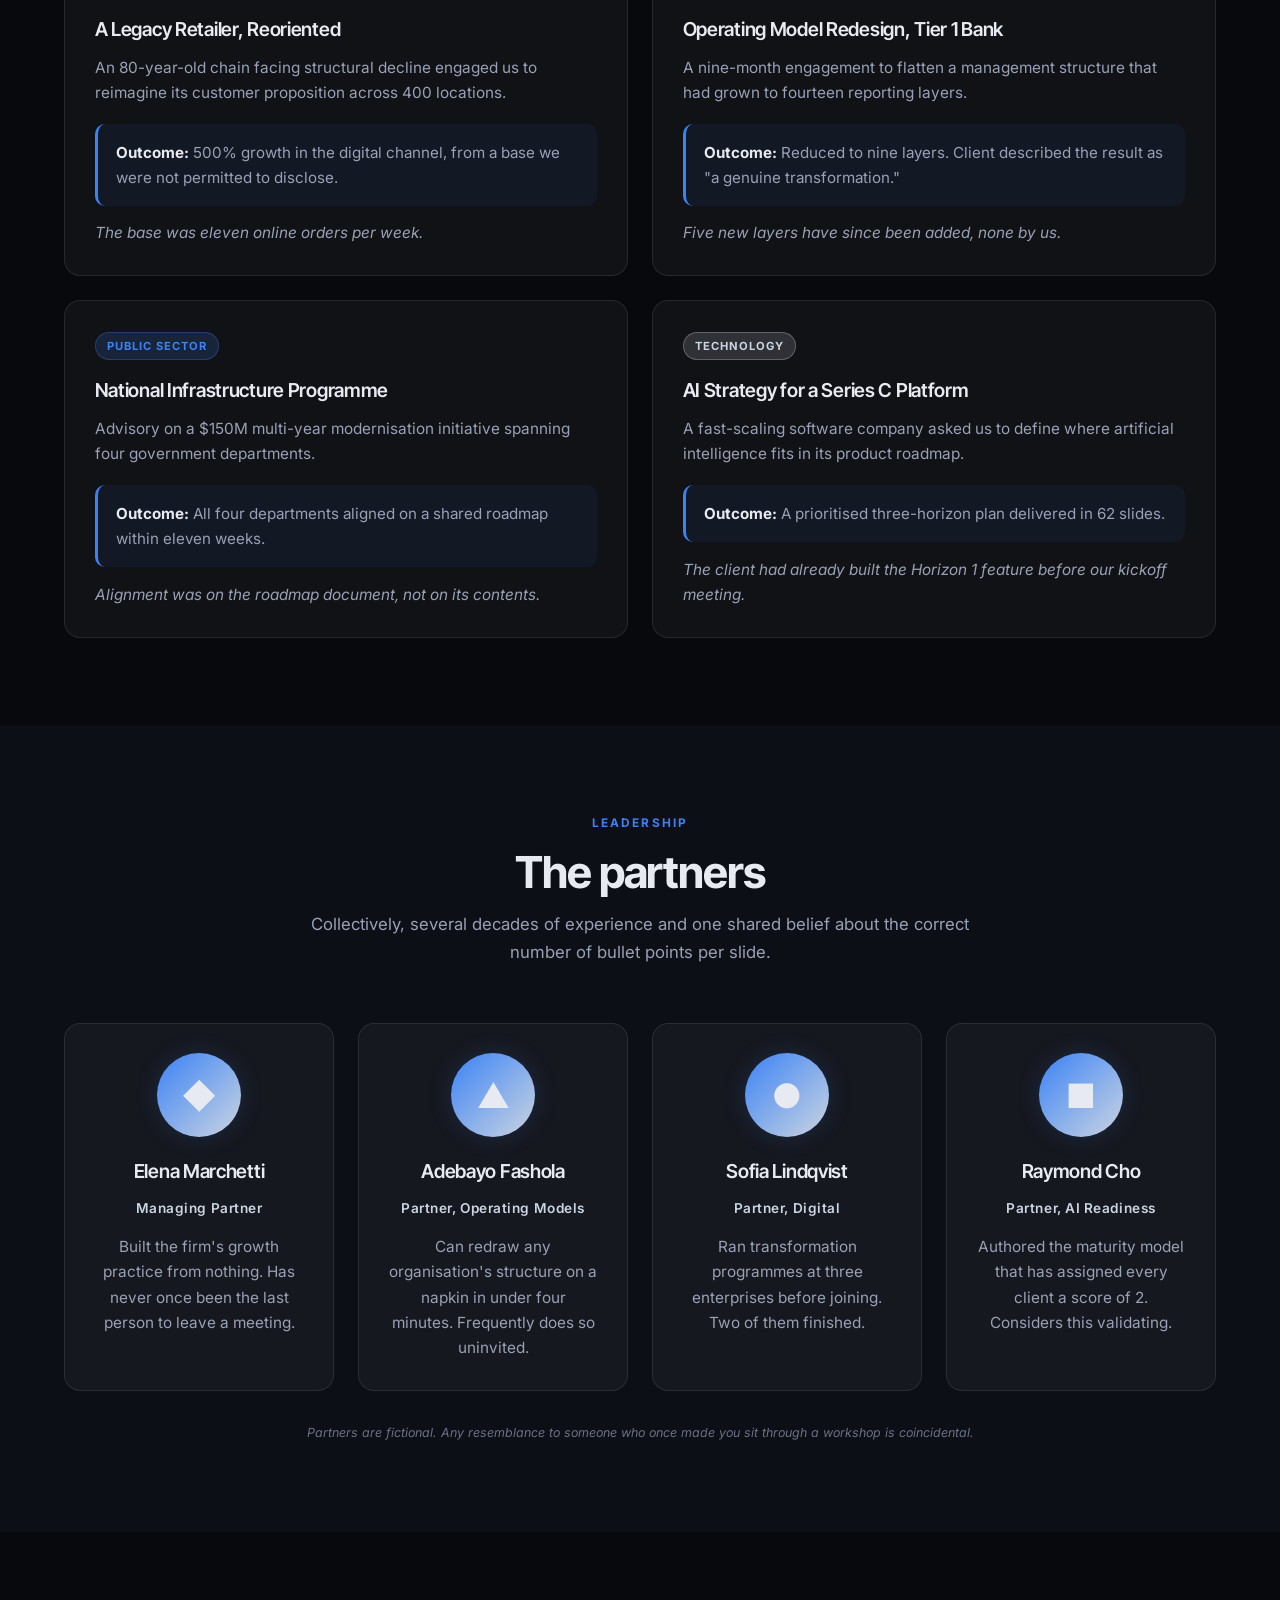
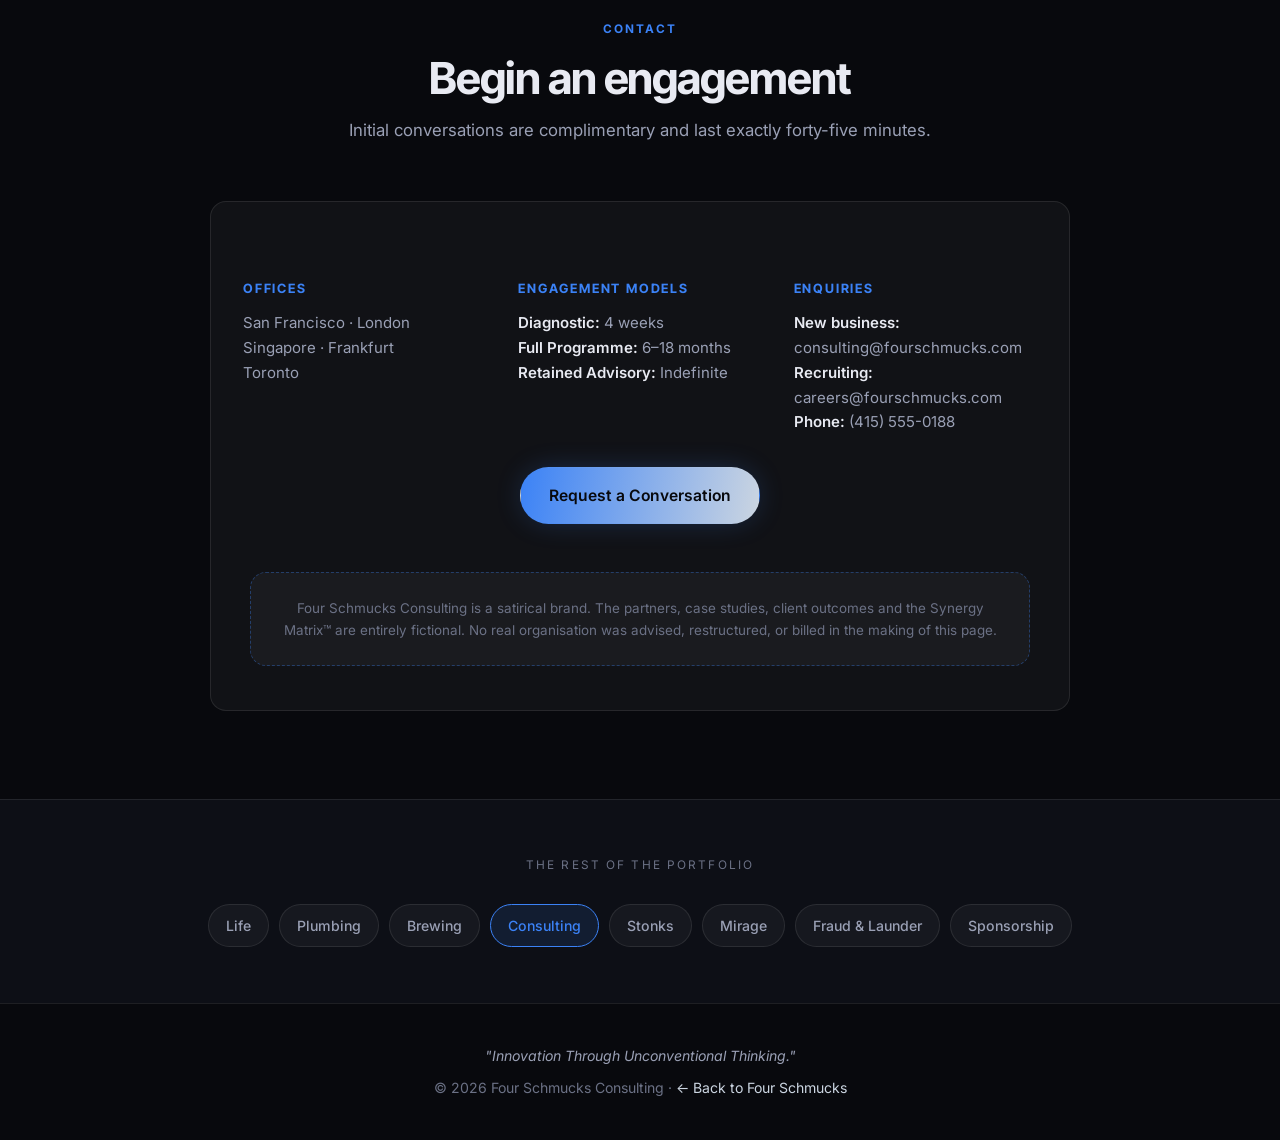
<file: consulting.html>
<!DOCTYPE html>
<html lang="en">
<head>
  <meta charset="UTF-8">
  <meta name="viewport" content="width=device-width, initial-scale=1.0">
  <title>Four Schmucks Consulting — Strategic Advisory for Complex Organisations</title>
  <meta name="description" content="Four Schmucks Consulting is a global strategy practice delivering transformation, operating model design and growth advisory to enterprise clients across every sector.">
  <link rel="canonical" href="https://consulting.fourschmucks.com/">
  <meta name="theme-color" content="#08090d">
  <link rel="icon" href="/favicon.ico" sizes="any">
  <link rel="icon" type="image/png" sizes="32x32" href="/favicon-32.png">
  <link rel="apple-touch-icon" href="/apple-touch-icon.png">
  <meta property="og:title" content="Four Schmucks Consulting — Strategic Advisory for Complex Organisations">
  <meta property="og:description" content="We will tell you what you already knew, in a deck, for a great deal of money.">
  <meta property="og:image" content="https://www.fourschmucks.com/images/card-consulting.jpg">
  <meta property="og:image:width" content="1200">
  <meta property="og:image:height" content="630">
  <meta property="og:type" content="website">
  <meta property="og:url" content="https://consulting.fourschmucks.com/">
  <meta name="twitter:card" content="summary_large_image">
  <meta name="twitter:title" content="Four Schmucks Consulting — Strategic Advisory for Complex Organisations">
  <meta name="twitter:description" content="We will tell you what you already knew, in a deck, for a great deal of money.">
  <meta name="twitter:image" content="https://www.fourschmucks.com/images/card-consulting.jpg">

  <link rel="preconnect" href="https://fonts.googleapis.com">
  <link rel="preconnect" href="https://fonts.gstatic.com" crossorigin>
  <link rel="stylesheet" href="https://fonts.googleapis.com/css2?family=Inter+Tight:wght@500;600;700&family=Inter:wght@400;500;600;700&display=swap">
  <link rel="stylesheet" href="/assets/site.css">
  <!-- Scroll-reveal is gated on this class, so content stays visible if site.js never runs. -->
  <script>document.documentElement.classList.add('js');</script>
  <style>
    :root {
      --accent: #3b82f6;
      --accent-2: #cbd5e1;
      --glow: rgba(59,130,246,.32);
      --surface-tint: rgba(59,130,246,.06);
      --font-display: 'Inter Tight', system-ui, sans-serif;
      --hero-img: url('/images/hero-consulting.webp');
    }
    /* bespoke: the Synergy Matrix */
    .matrix { max-width: 600px; margin: 0 auto; }
    .matrix-grid {
      position: relative; display: grid;
      grid-template-columns: 1fr 1fr; grid-template-rows: 1fr 1fr;
      aspect-ratio: 1 / .82; border-radius: var(--radius); overflow: hidden;
      background: var(--bg-raised); border: 1px solid var(--line);
    }
    .quad {
      display: grid; place-items: center; text-align: center; padding: 1rem .9rem;
      border: 1px solid var(--line); font-size: .78rem; color: var(--text-faint);
    }
    .quad strong {
      display: block; font-family: var(--font-display); font-weight: 600;
      color: var(--text-dim); font-size: .95rem; margin-bottom: .25rem;
    }
    .quad.target { background: var(--surface-tint); }
    .quad.target strong { color: var(--accent); }
    .matrix .dot {
      position: absolute; width: 16px; height: 16px; border-radius: 50%; z-index: 2;
      background: var(--accent); margin: -8px 0 0 -8px;
      box-shadow: 0 0 0 7px color-mix(in srgb, var(--accent) 18%, transparent), 0 0 26px var(--glow);
      animation: settle 2.4s cubic-bezier(.22,.61,.36,1) both;
    }
    @keyframes settle {
      0%   { top: 80%; left: 18%; opacity: 0; }
      35%  { opacity: 1; }
      100% { top: 26%; left: 74%; opacity: 1; }
    }
    .axis {
      display: flex; justify-content: space-between; font-size: .72rem;
      letter-spacing: .1em; text-transform: uppercase; color: var(--text-faint);
      margin-top: .85rem;
    }
    .axis-y {
      text-align: center; font-size: .72rem; letter-spacing: .1em;
      text-transform: uppercase; color: var(--text-faint); margin-bottom: .85rem;
    }
    @media (prefers-reduced-motion: reduce) {
      .matrix .dot { animation: none; top: 26%; left: 74%; opacity: 1; }
    }
  </style>

  <!-- Google tag (gtag.js) -->
  <script async src="https://www.googletagmanager.com/gtag/js?id=G-701KZR6WCN"></script>
  <script>
    window.dataLayer = window.dataLayer || [];
    function gtag(){dataLayer.push(arguments);}
    gtag('js', new Date());
    gtag('config', 'G-701KZR6WCN');
  </script>
</head>
<body data-brand="consulting">

  <header class="header">
    <nav class="nav">
      <a class="nav-brand" href="https://www.fourschmucks.com">
        <img class="logo" src="/logos/four_schmucks_curling.png" alt="" width="120" height="120">
        <span class="wordmark">Four Schmucks<small>Consulting</small></span>
      </a>
      <button class="nav-toggle" aria-expanded="false" aria-controls="nav-links" aria-label="Menu">
        <span></span><span></span><span></span>
      </button>
      <ul class="nav-links" id="nav-links">
        <li><a href="#services">Practices</a></li>
        <li><a href="#matrix">Methodology</a></li>
        <li><a href="#work">Case Studies</a></li>
        <li><a href="#team">Leadership</a></li>
        <li><a href="#contact">Contact</a></li>
      </ul>
    </nav>
  </header>

  <section class="hero">
    <div class="hero-content">
      <div class="eyebrow">Global Strategy Practice</div>
      <h1>Four Schmucks Consulting</h1>
      <p class="lede">
        We will tell you what you already knew, in a deck, with a framework attached,
        for an amount of money that makes it feel true.
      </p>
      <div class="cta-row">
        <a class="btn" href="#services">Our Practices</a>
        <a class="btn btn-ghost" href="#work">Selected Work</a>
      </div>
    </div>
  </section>

  <main>

    <!-- ── Practices ────────────────────────────────────────────────────── -->
    <section class="section" id="services">
      <div class="wrap">
        <div class="section-head reveal">
          <p class="kicker">Practice Areas</p>
          <h2>Six disciplines, one deck template</h2>
          <p>
            Each practice is led by a partner with deep sector expertise and a laptop
            containing the same ninety slides.
          </p>
        </div>

        <div class="grid">
          <div class="card reveal">
            <div class="icon">🚀</div>
            <h3>Growth Strategy</h3>
            <p>We identify your highest-value expansion opportunities, then present them back to you as the three things your own head of sales has been saying since March.</p>
          </div>
          <div class="card reveal">
            <div class="icon">🌍</div>
            <h3>Market Entry</h3>
            <p>Comprehensive assessment of new geographies, including a competitive landscape, a regulatory overview, and a recommendation to start with Canada.</p>
          </div>
          <div class="card reveal">
            <div class="icon">💻</div>
            <h3>Digital Transformation</h3>
            <p>An eighteen-month programme to modernise your technology estate, delivered in phases, of which your organisation will complete the first one.</p>
          </div>
          <div class="card reveal">
            <div class="icon">📊</div>
            <h3>Operating Model Design</h3>
            <p>We redraw your org chart. Everyone's box moves. The work does not change. Morale improves for six weeks.</p>
          </div>
          <div class="card reveal">
            <div class="icon">🎯</div>
            <h3>Cost Optimisation</h3>
            <p>Rigorous, data-led identification of savings across the enterprise, typically totalling slightly less than our fee.</p>
          </div>
          <div class="card reveal">
            <div class="icon">🔬</div>
            <h3>AI Readiness</h3>
            <p>We assess your organisation's preparedness for artificial intelligence and deliver a maturity score. Every client to date has scored a 2 out of 5.</p>
          </div>
        </div>
      </div>
    </section>

    <!-- ── Synergy Matrix (bespoke) ─────────────────────────────────────── -->
    <section class="section tinted" id="matrix">
      <div class="wrap">
        <div class="section-head reveal">
          <p class="kicker">Proprietary Methodology</p>
          <h2>The Synergy Matrix™</h2>
          <p>
            Every engagement begins by plotting your organisation against two axes.
            Over 340 engagements, the plot has landed in the same quadrant 340 times.
          </p>
        </div>

        <div class="matrix reveal">
          <p class="axis-y">↑ Strategic Value</p>
          <div class="matrix-grid">
            <div class="quad"><div><strong>Quick Wins</strong>Low effort, real value. Rarely selected.</div></div>
            <div class="quad target"><div><strong>Transformational Investment</strong>High effort, high value. Requires a partner.</div></div>
            <div class="quad"><div><strong>Business As Usual</strong>You are already doing this for free.</div></div>
            <div class="quad"><div><strong>Strategic Distractions</strong>Expensive, pointless. We flag these, gently.</div></div>
            <div class="dot" aria-hidden="true"></div>
          </div>
          <p class="axis"><span>Low cost</span><span>Implementation cost →</span><span>High cost</span></p>
        </div>

        <p class="fine-print" style="text-align:center;max-width:700px;margin:1.75rem auto 0">
          The matrix is a registered methodology of Four Schmucks Consulting. The quadrant labels
          were finalised before the first client engagement.
        </p>
      </div>
    </section>

    <!-- ── Case studies ─────────────────────────────────────────────────── -->
    <section class="section" id="work">
      <div class="wrap">
        <div class="section-head reveal">
          <p class="kicker">Selected Work</p>
          <h2>Client outcomes, anonymised at their request</h2>
        </div>

        <div class="grid cols-2">
          <div class="card reveal">
            <span class="tag">Consumer Goods</span>
            <h3>A Legacy Retailer, Reoriented</h3>
            <p>An 80-year-old chain facing structural decline engaged us to reimagine its customer proposition across 400 locations.</p>
            <div class="results">
              <strong>Outcome:</strong> 500% growth in the digital channel, from a base we were not permitted to disclose.
            </div>
            <p class="fine-print">The base was eleven online orders per week.</p>
          </div>

          <div class="card reveal">
            <span class="tag alt">Financial Services</span>
            <h3>Operating Model Redesign, Tier 1 Bank</h3>
            <p>A nine-month engagement to flatten a management structure that had grown to fourteen reporting layers.</p>
            <div class="results">
              <strong>Outcome:</strong> Reduced to nine layers. Client described the result as "a genuine transformation."
            </div>
            <p class="fine-print">Five new layers have since been added, none by us.</p>
          </div>

          <div class="card reveal">
            <span class="tag">Public Sector</span>
            <h3>National Infrastructure Programme</h3>
            <p>Advisory on a $150M multi-year modernisation initiative spanning four government departments.</p>
            <div class="results">
              <strong>Outcome:</strong> All four departments aligned on a shared roadmap within eleven weeks.
            </div>
            <p class="fine-print">Alignment was on the roadmap document, not on its contents.</p>
          </div>

          <div class="card reveal">
            <span class="tag alt">Technology</span>
            <h3>AI Strategy for a Series C Platform</h3>
            <p>A fast-scaling software company asked us to define where artificial intelligence fits in its product roadmap.</p>
            <div class="results">
              <strong>Outcome:</strong> A prioritised three-horizon plan delivered in 62 slides.
            </div>
            <p class="fine-print">The client had already built the Horizon 1 feature before our kickoff meeting.</p>
          </div>
        </div>
      </div>
    </section>

    <!-- ── Leadership ───────────────────────────────────────────────────── -->
    <section class="section raised" id="team">
      <div class="wrap">
        <div class="section-head reveal">
          <p class="kicker">Leadership</p>
          <h2>The partners</h2>
          <p>Collectively, several decades of experience and one shared belief about the correct number of bullet points per slide.</p>
        </div>

        <div class="grid cols-4">
          <div class="card person reveal">
            <div class="avatar">◆</div>
            <h3>Elena Marchetti</h3>
            <div class="role">Managing Partner</div>
            <p>Built the firm's growth practice from nothing. Has never once been the last person to leave a meeting.</p>
          </div>
          <div class="card person reveal">
            <div class="avatar">▲</div>
            <h3>Adebayo Fashola</h3>
            <div class="role">Partner, Operating Models</div>
            <p>Can redraw any organisation's structure on a napkin in under four minutes. Frequently does so uninvited.</p>
          </div>
          <div class="card person reveal">
            <div class="avatar">●</div>
            <h3>Sofia Lindqvist</h3>
            <div class="role">Partner, Digital</div>
            <p>Ran transformation programmes at three enterprises before joining. Two of them finished.</p>
          </div>
          <div class="card person reveal">
            <div class="avatar">■</div>
            <h3>Raymond Cho</h3>
            <div class="role">Partner, AI Readiness</div>
            <p>Authored the maturity model that has assigned every client a score of 2. Considers this validating.</p>
          </div>
        </div>

        <p class="fine-print" style="text-align:center;margin-top:2rem">
          Partners are fictional. Any resemblance to someone who once made you sit through a workshop is coincidental.
        </p>
      </div>
    </section>

    <!-- ── Contact ──────────────────────────────────────────────────────── -->
    <section class="section" id="contact">
      <div class="wrap">
        <div class="section-head reveal">
          <p class="kicker">Contact</p>
          <h2>Begin an engagement</h2>
          <p>Initial conversations are complimentary and last exactly forty-five minutes.</p>
        </div>

        <div class="contact-panel reveal">
          <div class="contact-cols">
            <div>
              <h3>Offices</h3>
              <p>San Francisco · London<br>Singapore · Frankfurt<br>Toronto</p>
            </div>
            <div>
              <h3>Engagement Models</h3>
              <p>
                <strong>Diagnostic:</strong> 4 weeks<br>
                <strong>Full Programme:</strong> 6–18 months<br>
                <strong>Retained Advisory:</strong> Indefinite
              </p>
            </div>
            <div>
              <h3>Enquiries</h3>
              <p>
                <strong>New business:</strong> consulting@fourschmucks.com<br>
                <strong>Recruiting:</strong> careers@fourschmucks.com<br>
                <strong>Phone:</strong> (415) 555-0188
              </p>
            </div>
          </div>
          <a class="btn" href="mailto:consulting@fourschmucks.com">Request a Conversation</a>
          <p class="disclaimer">
            Four Schmucks Consulting is a satirical brand. The partners, case studies, client
            outcomes and the Synergy Matrix™ are entirely fictional. No real organisation was
            advised, restructured, or billed in the making of this page.
          </p>
        </div>
      </div>
    </section>

  </main>

  <section class="brand-strip" data-brand-strip></section>

  <footer class="footer">
    <div class="wrap">
      <p class="slogan">"Innovation Through Unconventional Thinking."</p>
      <p>&copy; 2026 Four Schmucks Consulting · <a href="https://www.fourschmucks.com">← Back to Four Schmucks</a></p>
    </div>
  </footer>

  <script src="/assets/brands.js"></script>
  <script src="/assets/site.js"></script>
</body>
</html>
</file>
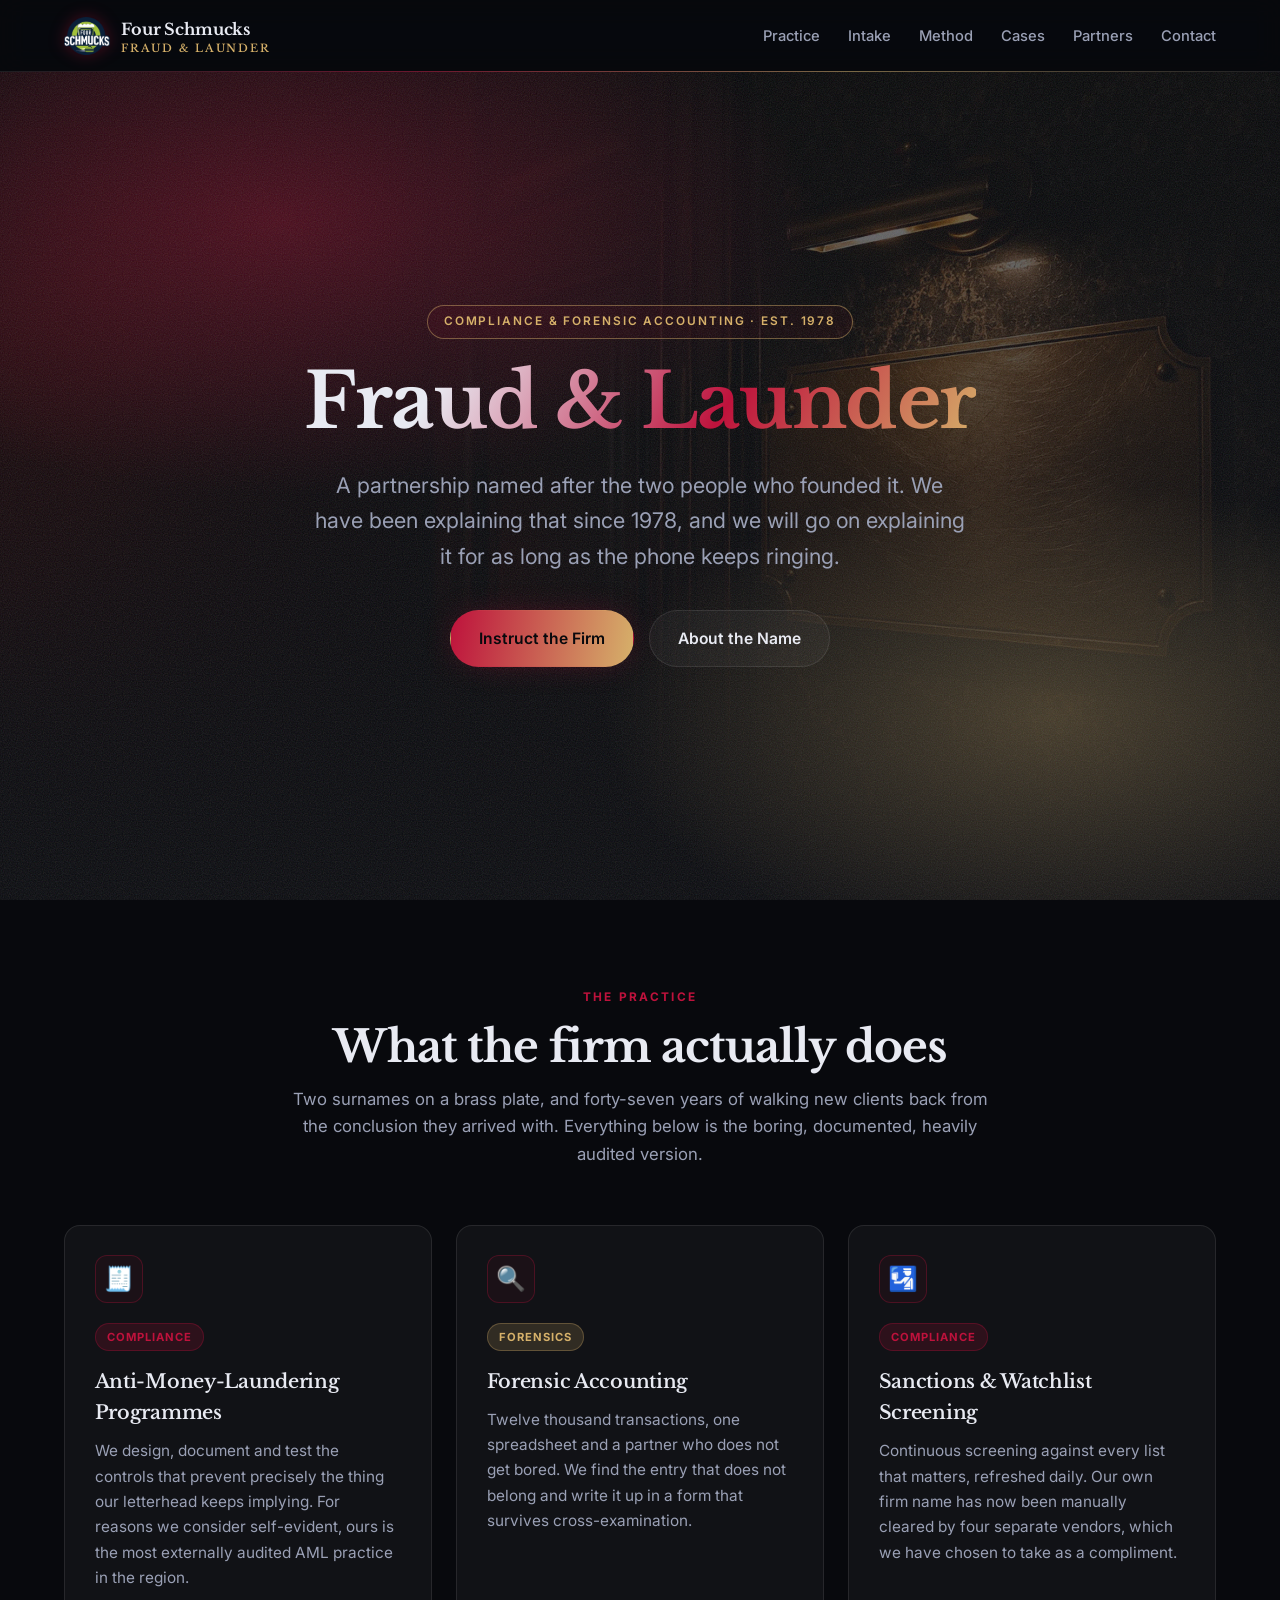
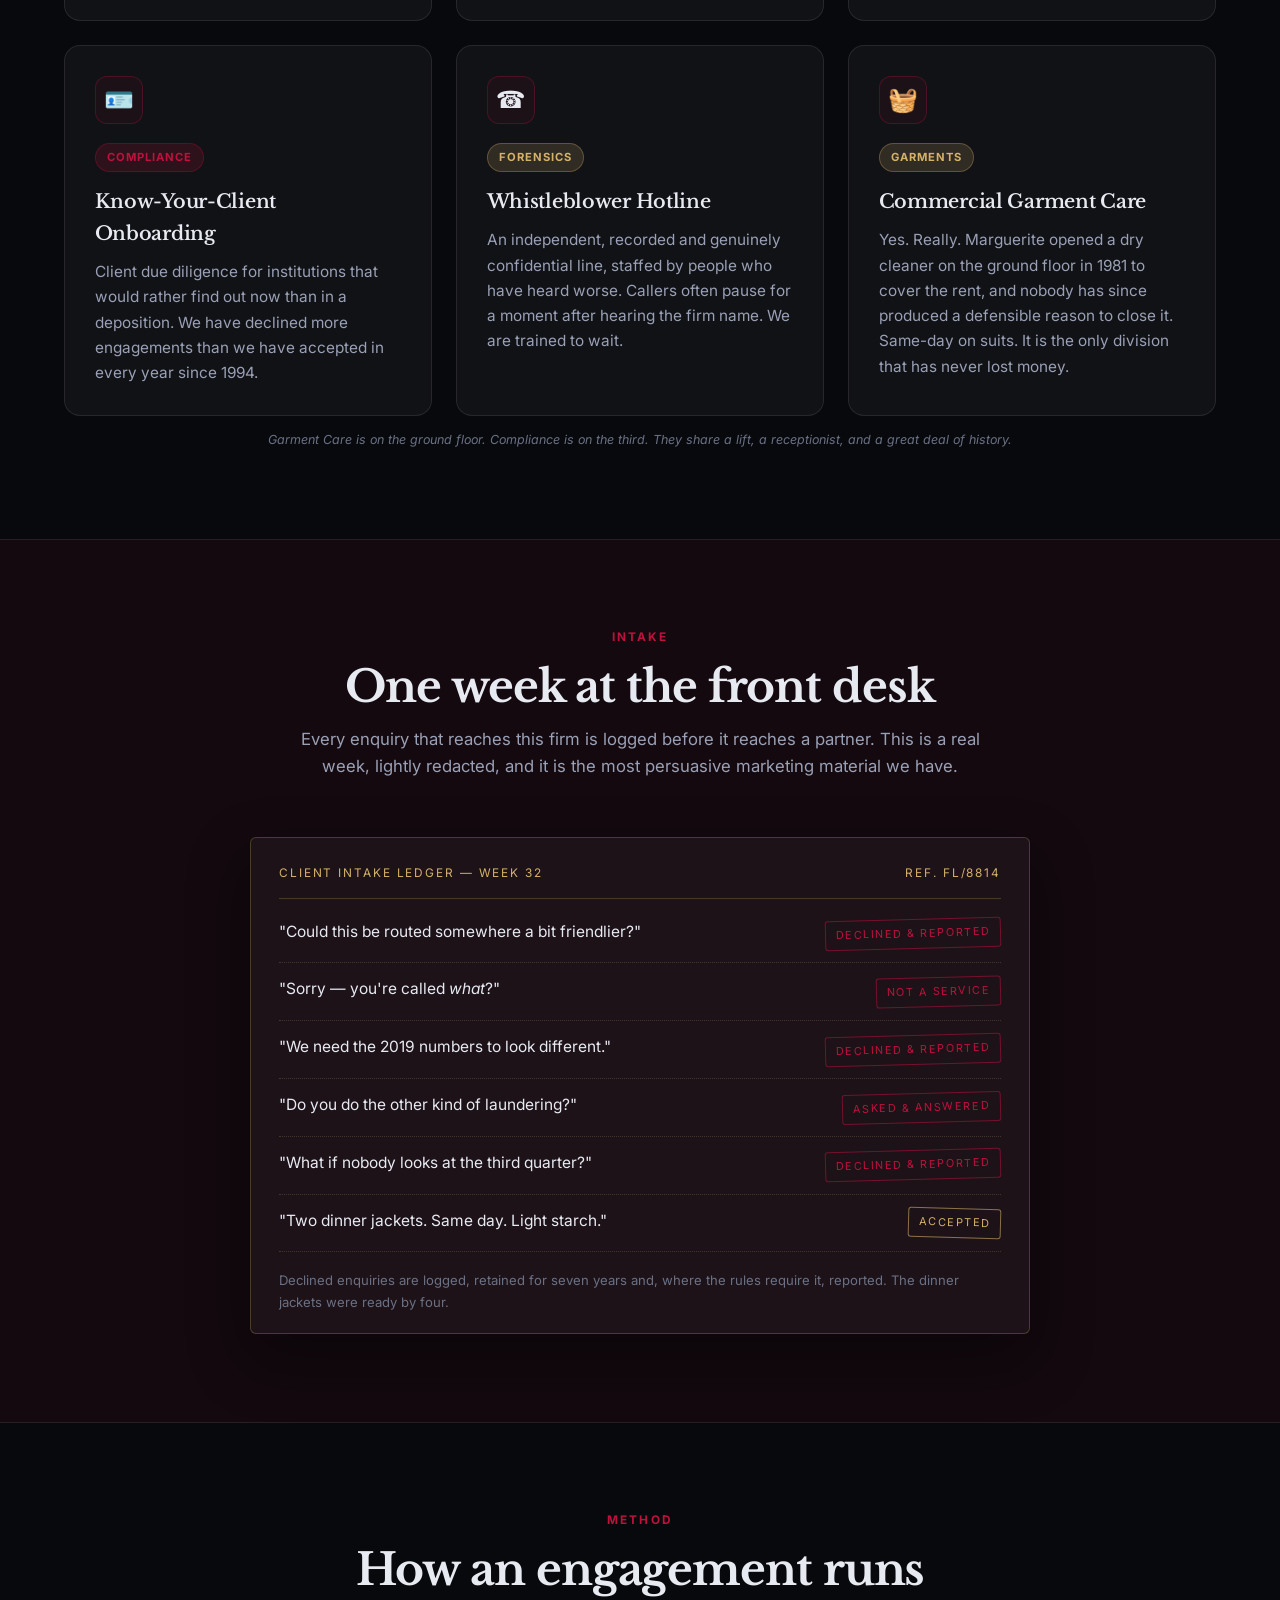
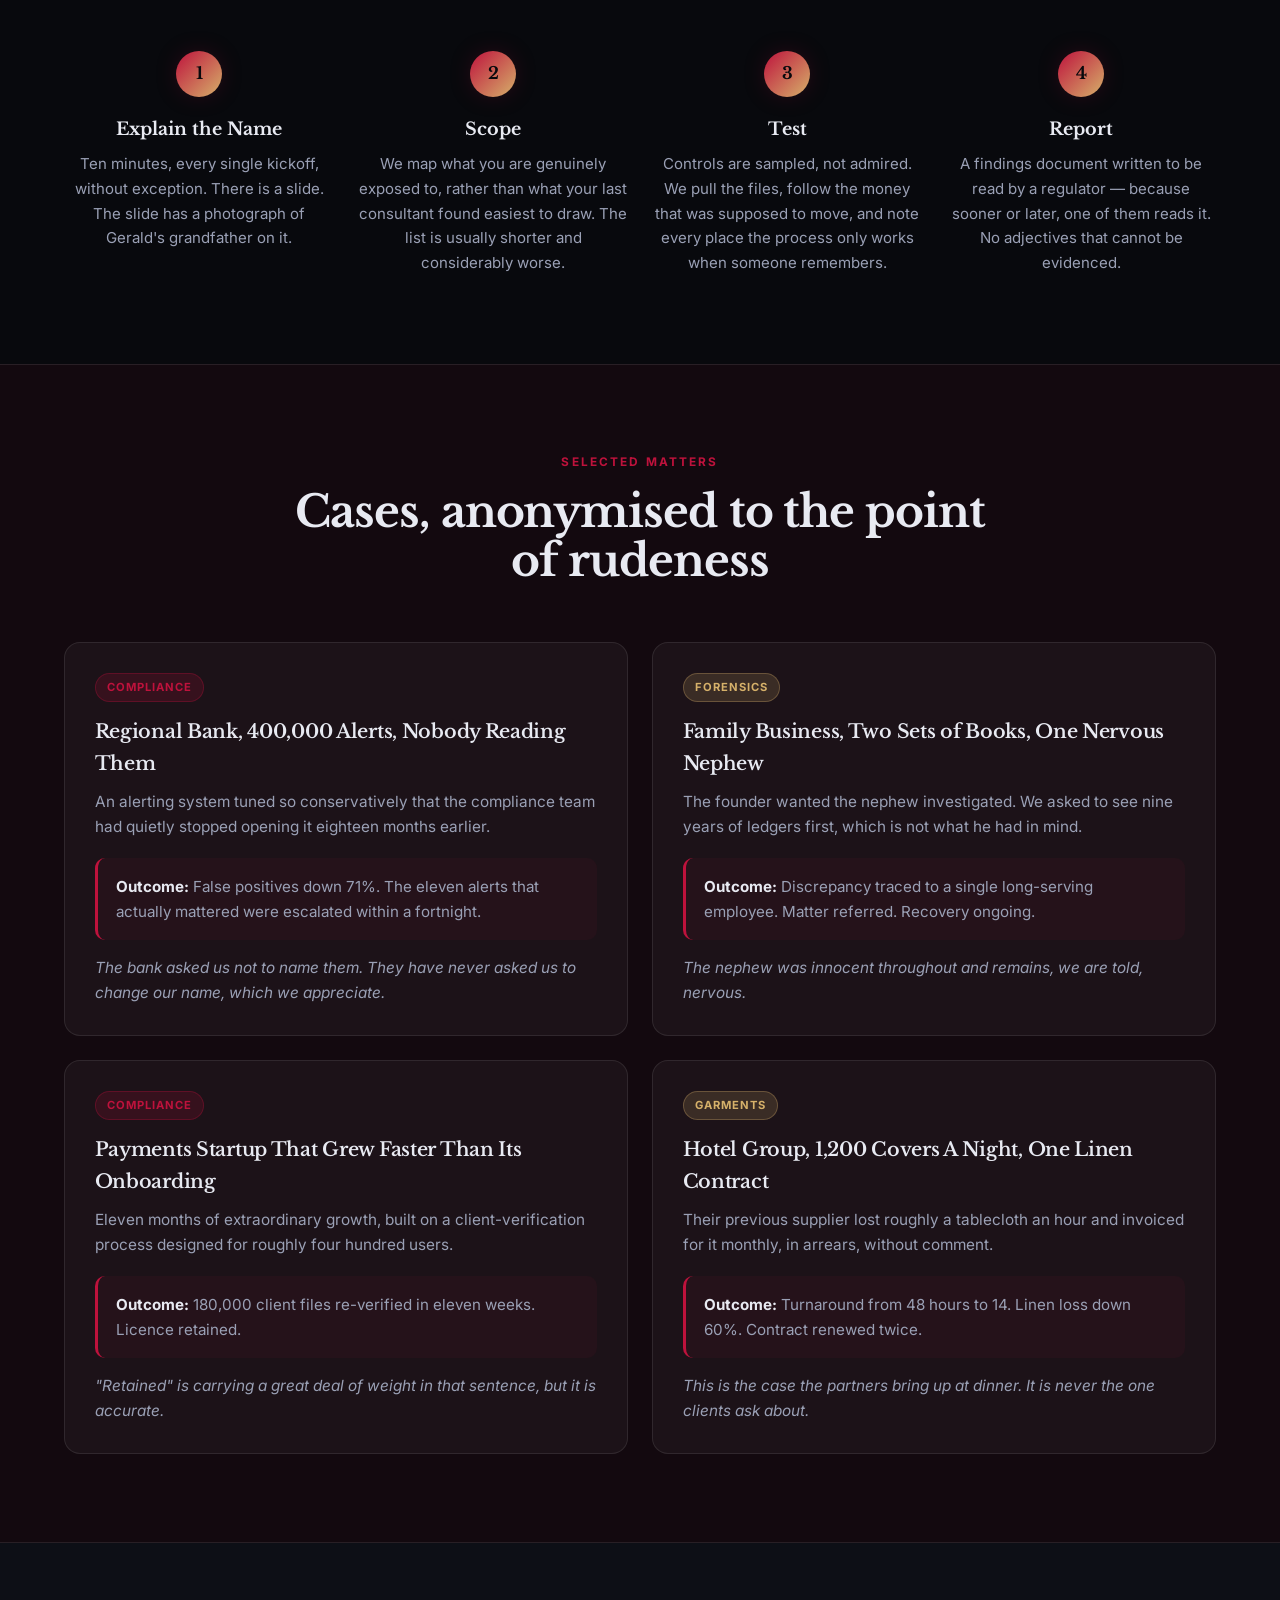
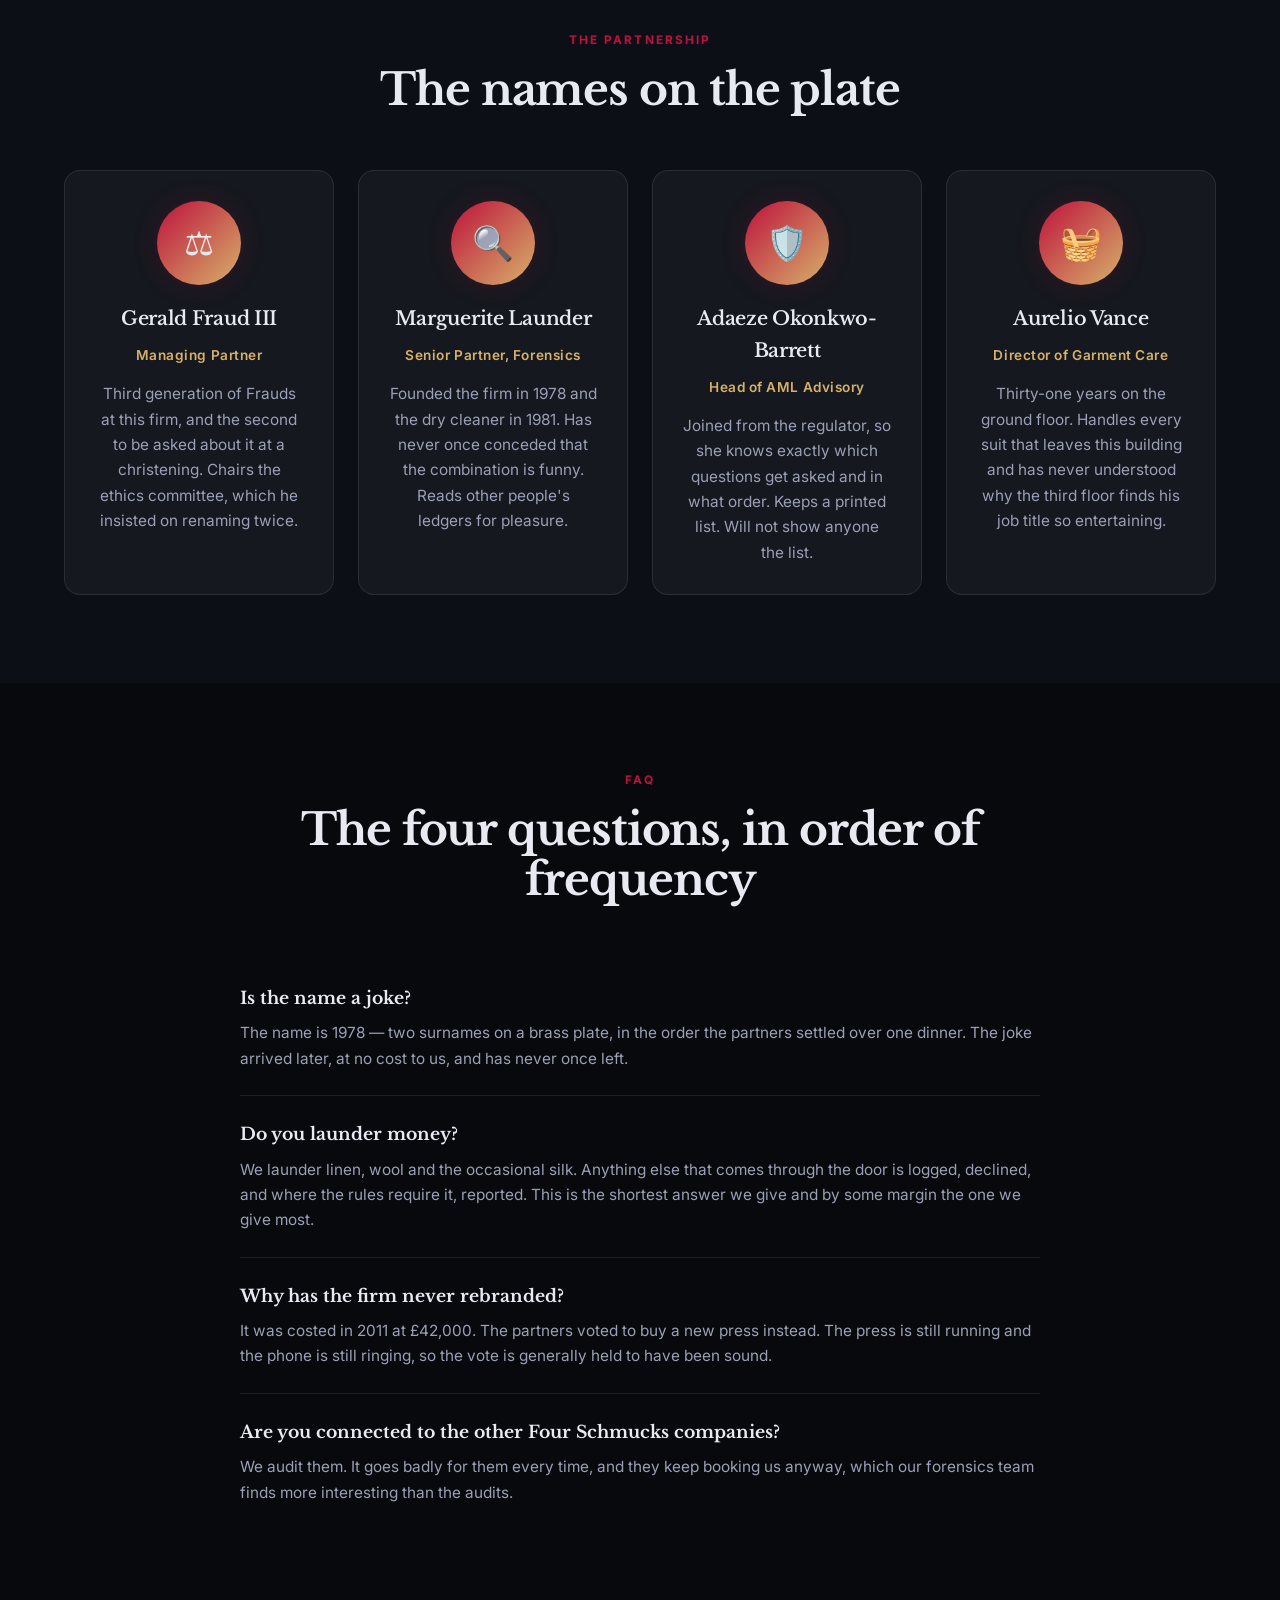
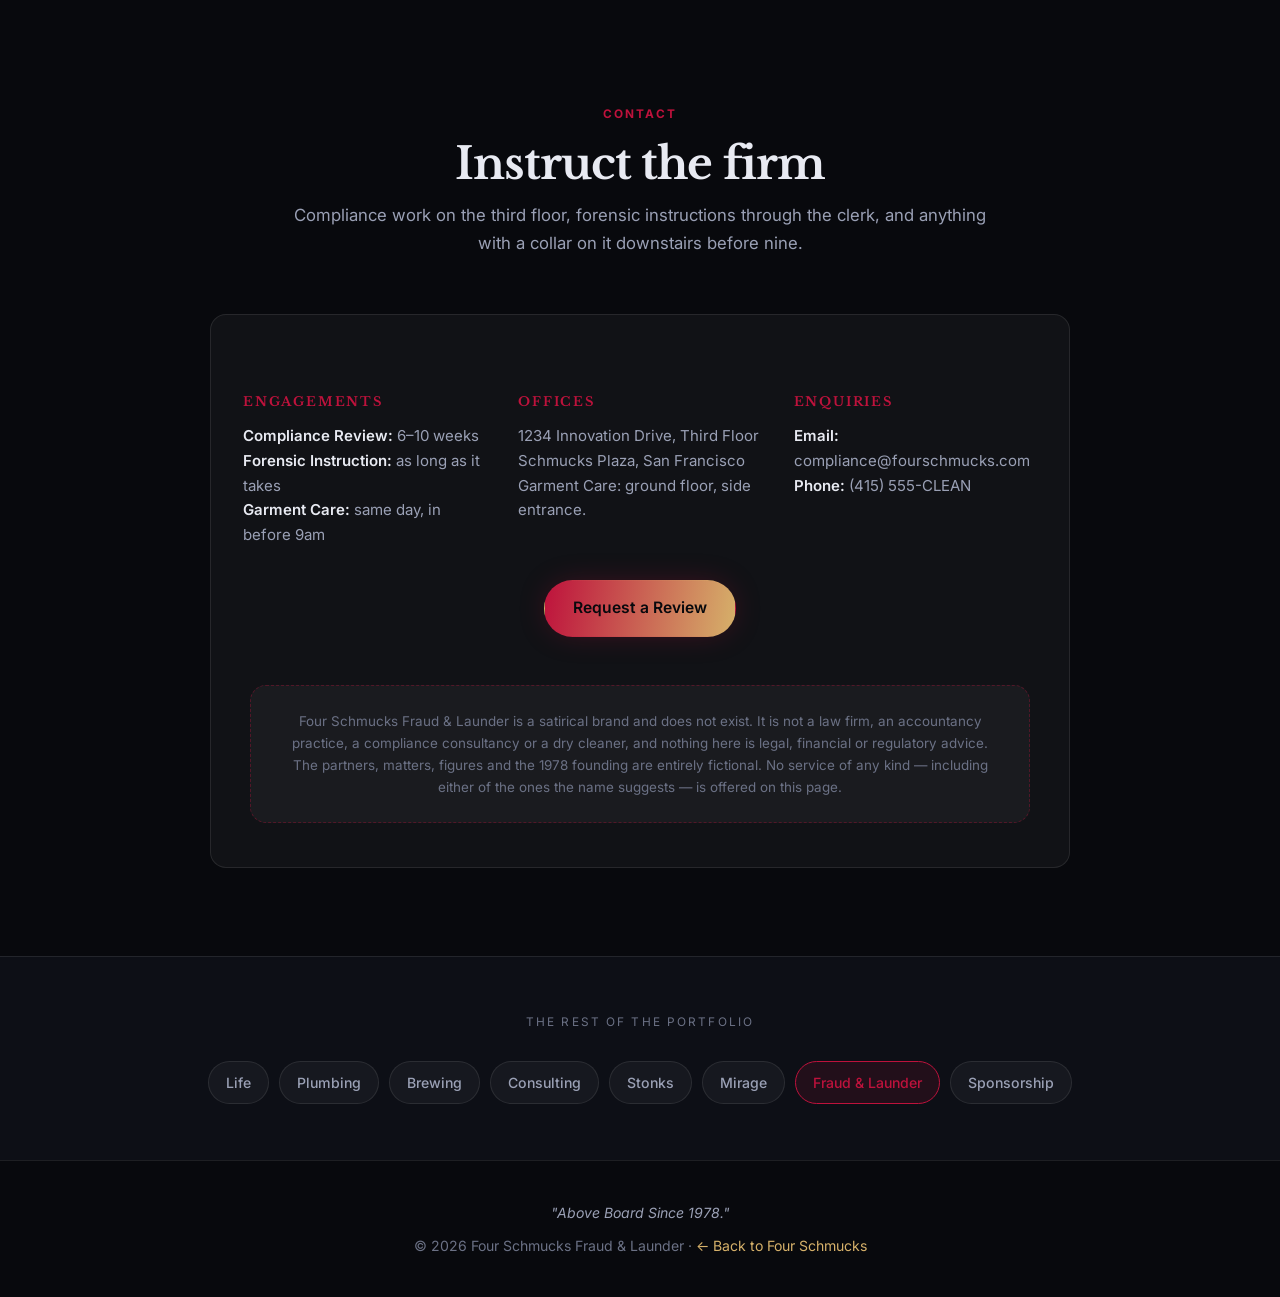
<file: launder.html>
<!DOCTYPE html>
<html lang="en">
<head>
  <meta charset="UTF-8">
  <meta name="viewport" content="width=device-width, initial-scale=1.0">
  <title>Four Schmucks Fraud &amp; Launder — Compliance, Forensics &amp; Garment Care</title>
  <meta name="description" content="Fraud &amp; Launder is a regulatory compliance and forensic accounting partnership founded in 1978 by Gerald Fraud and Marguerite Launder. It is not what the name suggests. It also runs a dry cleaner.">
  <link rel="canonical" href="https://launder.fourschmucks.com/">
  <meta name="theme-color" content="#08090d">
  <link rel="icon" href="/favicon.ico" sizes="any">
  <link rel="icon" type="image/png" sizes="32x32" href="/favicon-32.png">
  <link rel="apple-touch-icon" href="/apple-touch-icon.png">
  <meta property="og:title" content="Four Schmucks Fraud &amp; Launder — Compliance, Forensics &amp; Garment Care">
  <meta property="og:description" content="Named after the founders. Established 1978. Please stop calling about the other thing.">
  <meta property="og:image" content="https://www.fourschmucks.com/images/card-launder.jpg">
  <meta property="og:image:width" content="1200">
  <meta property="og:image:height" content="630">
  <meta property="og:type" content="website">
  <meta property="og:url" content="https://launder.fourschmucks.com/">
  <meta name="twitter:card" content="summary_large_image">
  <meta name="twitter:title" content="Four Schmucks Fraud &amp; Launder — Compliance, Forensics &amp; Garment Care">
  <meta name="twitter:description" content="Named after the founders. Established 1978. Please stop calling about the other thing.">
  <meta name="twitter:image" content="https://www.fourschmucks.com/images/card-launder.jpg">

  <link rel="preconnect" href="https://fonts.googleapis.com">
  <link rel="preconnect" href="https://fonts.gstatic.com" crossorigin>
  <link rel="stylesheet" href="https://fonts.googleapis.com/css2?family=Inter:wght@400;500;600;700&family=Libre+Baskerville:wght@400;700&display=swap">
  <link rel="stylesheet" href="/assets/site.css">
  <!-- Scroll-reveal is gated on this class, so content stays visible if site.js never runs. -->
  <script>document.documentElement.classList.add('js');</script>
  <style>
    :root {
      --accent: #be123c;
      --accent-2: #d6b16a;
      --glow: rgba(190,18,60,.34);
      --surface-tint: rgba(190,18,60,.06);
      --font-display: 'Libre Baskerville', Georgia, 'Times New Roman', serif;
      --hero-img: url('/images/hero-launder.webp');
    }
    /* The display face is a text serif, not a display cut — it needs tightening
       at hero size or the headline sits too loose against the other brands. */
    .hero h1 { letter-spacing: -.02em; }

    /* bespoke: the client intake ledger */
    .ledger {
      max-width: 780px; margin: 0 auto;
      background: var(--surface);
      border: 1px solid color-mix(in srgb, var(--accent-2) 26%, transparent);
      border-radius: 6px; padding: 1.6rem 1.75rem 1.25rem;
      box-shadow: 0 24px 60px rgba(0,0,0,.45);
    }
    .ledger-head {
      display: flex; justify-content: space-between; gap: 1rem; flex-wrap: wrap;
      font-size: .74rem; letter-spacing: .16em; text-transform: uppercase;
      color: var(--accent-2); padding-bottom: .9rem; margin-bottom: .4rem;
      border-bottom: 1px solid color-mix(in srgb, var(--accent-2) 24%, transparent);
    }
    .ledger-lines { list-style: none; margin: 0; padding: 0; }
    .ledger-lines li {
      display: flex; align-items: baseline; gap: 1rem; flex-wrap: wrap;
      padding: .85rem 0;
      border-bottom: 1px dotted color-mix(in srgb, var(--accent-2) 22%, transparent);
    }
    .ledger-lines .ask { flex: 1 1 15rem; font-size: .97rem; }
    .ledger-lines .verdict {
      flex: 0 0 auto;
      font-size: .68rem; letter-spacing: .14em; text-transform: uppercase;
      padding: .3rem .6rem; border-radius: 3px;
      color: var(--accent);
      border: 1px solid color-mix(in srgb, var(--accent) 55%, transparent);
      transform: rotate(-1.5deg);
    }
    .ledger-lines .ok .verdict {
      color: var(--accent-2);
      border-color: color-mix(in srgb, var(--accent-2) 60%, transparent);
      transform: rotate(1.5deg);
    }
    .ledger-foot { margin: 1.1rem 0 0; font-size: .82rem; color: var(--text-faint); }
    @media (prefers-reduced-motion: reduce) { .ledger-lines .verdict { transform: none; } }
  </style>

  <!-- Google tag (gtag.js) -->
  <script async src="https://www.googletagmanager.com/gtag/js?id=G-701KZR6WCN"></script>
  <script>
    window.dataLayer = window.dataLayer || [];
    function gtag(){dataLayer.push(arguments);}
    gtag('js', new Date());
    gtag('config', 'G-701KZR6WCN');
  </script>
</head>
<body data-brand="launder">

  <header class="header">
    <nav class="nav">
      <a class="nav-brand" href="https://www.fourschmucks.com">
        <img class="logo" src="/logos/four_schmucks_curling.png" alt="" width="120" height="120">
        <span class="wordmark">Four Schmucks<small>Fraud &amp; Launder</small></span>
      </a>
      <button class="nav-toggle" aria-expanded="false" aria-controls="nav-links" aria-label="Menu">
        <span></span><span></span><span></span>
      </button>
      <ul class="nav-links" id="nav-links">
        <li><a href="#practice">Practice</a></li>
        <li><a href="#intake">Intake</a></li>
        <li><a href="#process">Method</a></li>
        <li><a href="#work">Cases</a></li>
        <li><a href="#team">Partners</a></li>
        <li><a href="#contact">Contact</a></li>
      </ul>
    </nav>
  </header>

  <section class="hero">
    <div class="hero-content">
      <div class="eyebrow">Compliance &amp; Forensic Accounting · Est. 1978</div>
      <h1>Fraud &amp; Launder</h1>
      <p class="lede">
        A partnership named after the two people who founded it. We have been
        explaining that since 1978, and we will go on explaining it for as long
        as the phone keeps ringing.
      </p>
      <div class="cta-row">
        <a class="btn" href="#contact">Instruct the Firm</a>
        <a class="btn btn-ghost" href="#faq">About the Name</a>
      </div>
    </div>
  </section>

  <main>

    <!-- ── Practice ─────────────────────────────────────────────────────── -->
    <section class="section" id="practice">
      <div class="wrap">
        <div class="section-head reveal">
          <p class="kicker">The Practice</p>
          <h2>What the firm actually does</h2>
          <p>
            Two surnames on a brass plate, and forty-seven years of walking new clients
            back from the conclusion they arrived with. Everything below is the boring,
            documented, heavily audited version.
          </p>
        </div>

        <div class="grid">
          <div class="card reveal">
            <div class="icon">🧾</div>
            <span class="tag">Compliance</span>
            <h3>Anti-Money-Laundering Programmes</h3>
            <p>We design, document and test the controls that prevent precisely the thing our letterhead keeps implying. For reasons we consider self-evident, ours is the most externally audited AML practice in the region.</p>
          </div>
          <div class="card reveal">
            <div class="icon">🔍</div>
            <span class="tag alt">Forensics</span>
            <h3>Forensic Accounting</h3>
            <p>Twelve thousand transactions, one spreadsheet and a partner who does not get bored. We find the entry that does not belong and write it up in a form that survives cross-examination.</p>
          </div>
          <div class="card reveal">
            <div class="icon">🛂</div>
            <span class="tag">Compliance</span>
            <h3>Sanctions &amp; Watchlist Screening</h3>
            <p>Continuous screening against every list that matters, refreshed daily. Our own firm name has now been manually cleared by four separate vendors, which we have chosen to take as a compliment.</p>
          </div>
          <div class="card reveal">
            <div class="icon">🪪</div>
            <span class="tag">Compliance</span>
            <h3>Know-Your-Client Onboarding</h3>
            <p>Client due diligence for institutions that would rather find out now than in a deposition. We have declined more engagements than we have accepted in every year since 1994.</p>
          </div>
          <div class="card reveal">
            <div class="icon">☎️</div>
            <span class="tag alt">Forensics</span>
            <h3>Whistleblower Hotline</h3>
            <p>An independent, recorded and genuinely confidential line, staffed by people who have heard worse. Callers often pause for a moment after hearing the firm name. We are trained to wait.</p>
          </div>
          <div class="card reveal">
            <div class="icon">🧺</div>
            <span class="tag alt">Garments</span>
            <h3>Commercial Garment Care</h3>
            <p>Yes. Really. Marguerite opened a dry cleaner on the ground floor in 1981 to cover the rent, and nobody has since produced a defensible reason to close it. Same-day on suits. It is the only division that has never lost money.</p>
          </div>
        </div>

        <p class="fine-print" style="text-align:center">
          Garment Care is on the ground floor. Compliance is on the third. They share a lift,
          a receptionist, and a great deal of history.
        </p>
      </div>
    </section>

    <!-- ── Intake ledger (bespoke) ──────────────────────────────────────── -->
    <section class="section tinted" id="intake">
      <div class="wrap">
        <div class="section-head reveal">
          <p class="kicker">Intake</p>
          <h2>One week at the front desk</h2>
          <p>
            Every enquiry that reaches this firm is logged before it reaches a partner.
            This is a real week, lightly redacted, and it is the most persuasive marketing
            material we have.
          </p>
        </div>

        <div class="ledger reveal">
          <div class="ledger-head">
            <span>Client Intake Ledger — Week 32</span>
            <span>Ref. FL/8814</span>
          </div>
          <ul class="ledger-lines">
            <li>
              <span class="ask">"Could this be routed somewhere a bit friendlier?"</span>
              <span class="verdict">Declined &amp; reported</span>
            </li>
            <li>
              <span class="ask">"Sorry — you're called <em>what</em>?"</span>
              <span class="verdict">Not a service</span>
            </li>
            <li>
              <span class="ask">"We need the 2019 numbers to look different."</span>
              <span class="verdict">Declined &amp; reported</span>
            </li>
            <li>
              <span class="ask">"Do you do the other kind of laundering?"</span>
              <span class="verdict">Asked &amp; answered</span>
            </li>
            <li>
              <span class="ask">"What if nobody looks at the third quarter?"</span>
              <span class="verdict">Declined &amp; reported</span>
            </li>
            <li class="ok">
              <span class="ask">"Two dinner jackets. Same day. Light starch."</span>
              <span class="verdict">Accepted</span>
            </li>
          </ul>
          <p class="ledger-foot">
            Declined enquiries are logged, retained for seven years and, where the rules
            require it, reported. The dinner jackets were ready by four.
          </p>
        </div>
      </div>
    </section>

    <!-- ── Method ───────────────────────────────────────────────────────── -->
    <section class="section" id="process">
      <div class="wrap">
        <div class="section-head reveal">
          <p class="kicker">Method</p>
          <h2>How an engagement runs</h2>
        </div>

        <div class="grid cols-4">
          <div class="step reveal">
            <div class="num">1</div>
            <h3>Explain the Name</h3>
            <p>Ten minutes, every single kickoff, without exception. There is a slide. The slide has a photograph of Gerald's grandfather on it.</p>
          </div>
          <div class="step reveal">
            <div class="num">2</div>
            <h3>Scope</h3>
            <p>We map what you are genuinely exposed to, rather than what your last consultant found easiest to draw. The list is usually shorter and considerably worse.</p>
          </div>
          <div class="step reveal">
            <div class="num">3</div>
            <h3>Test</h3>
            <p>Controls are sampled, not admired. We pull the files, follow the money that was supposed to move, and note every place the process only works when someone remembers.</p>
          </div>
          <div class="step reveal">
            <div class="num">4</div>
            <h3>Report</h3>
            <p>A findings document written to be read by a regulator — because sooner or later, one of them reads it. No adjectives that cannot be evidenced.</p>
          </div>
        </div>
      </div>
    </section>

    <!-- ── Cases ────────────────────────────────────────────────────────── -->
    <section class="section tinted" id="work">
      <div class="wrap">
        <div class="section-head reveal">
          <p class="kicker">Selected Matters</p>
          <h2>Cases, anonymised to the point of rudeness</h2>
        </div>

        <div class="grid cols-2">
          <div class="card reveal">
            <span class="tag">Compliance</span>
            <h3>Regional Bank, 400,000 Alerts, Nobody Reading Them</h3>
            <p>An alerting system tuned so conservatively that the compliance team had quietly stopped opening it eighteen months earlier.</p>
            <div class="results">
              <strong>Outcome:</strong> False positives down 71%. The eleven alerts that actually mattered were escalated within a fortnight.
            </div>
            <p class="fine-print">The bank asked us not to name them. They have never asked us to change our name, which we appreciate.</p>
          </div>

          <div class="card reveal">
            <span class="tag alt">Forensics</span>
            <h3>Family Business, Two Sets of Books, One Nervous Nephew</h3>
            <p>The founder wanted the nephew investigated. We asked to see nine years of ledgers first, which is not what he had in mind.</p>
            <div class="results">
              <strong>Outcome:</strong> Discrepancy traced to a single long-serving employee. Matter referred. Recovery ongoing.
            </div>
            <p class="fine-print">The nephew was innocent throughout and remains, we are told, nervous.</p>
          </div>

          <div class="card reveal">
            <span class="tag">Compliance</span>
            <h3>Payments Startup That Grew Faster Than Its Onboarding</h3>
            <p>Eleven months of extraordinary growth, built on a client-verification process designed for roughly four hundred users.</p>
            <div class="results">
              <strong>Outcome:</strong> 180,000 client files re-verified in eleven weeks. Licence retained.
            </div>
            <p class="fine-print">"Retained" is carrying a great deal of weight in that sentence, but it is accurate.</p>
          </div>

          <div class="card reveal">
            <span class="tag alt">Garments</span>
            <h3>Hotel Group, 1,200 Covers A Night, One Linen Contract</h3>
            <p>Their previous supplier lost roughly a tablecloth an hour and invoiced for it monthly, in arrears, without comment.</p>
            <div class="results">
              <strong>Outcome:</strong> Turnaround from 48 hours to 14. Linen loss down 60%. Contract renewed twice.
            </div>
            <p class="fine-print">This is the case the partners bring up at dinner. It is never the one clients ask about.</p>
          </div>
        </div>
      </div>
    </section>

    <!-- ── Partners ─────────────────────────────────────────────────────── -->
    <section class="section raised" id="team">
      <div class="wrap">
        <div class="section-head reveal">
          <p class="kicker">The Partnership</p>
          <h2>The names on the plate</h2>
        </div>

        <div class="grid cols-4">
          <div class="card person reveal">
            <div class="avatar">⚖️</div>
            <h3>Gerald Fraud III</h3>
            <div class="role">Managing Partner</div>
            <p>Third generation of Frauds at this firm, and the second to be asked about it at a christening. Chairs the ethics committee, which he insisted on renaming twice.</p>
          </div>
          <div class="card person reveal">
            <div class="avatar">🔍</div>
            <h3>Marguerite Launder</h3>
            <div class="role">Senior Partner, Forensics</div>
            <p>Founded the firm in 1978 and the dry cleaner in 1981. Has never once conceded that the combination is funny. Reads other people's ledgers for pleasure.</p>
          </div>
          <div class="card person reveal">
            <div class="avatar">🛡️</div>
            <h3>Adaeze Okonkwo-Barrett</h3>
            <div class="role">Head of AML Advisory</div>
            <p>Joined from the regulator, so she knows exactly which questions get asked and in what order. Keeps a printed list. Will not show anyone the list.</p>
          </div>
          <div class="card person reveal">
            <div class="avatar">🧺</div>
            <h3>Aurelio Vance</h3>
            <div class="role">Director of Garment Care</div>
            <p>Thirty-one years on the ground floor. Handles every suit that leaves this building and has never understood why the third floor finds his job title so entertaining.</p>
          </div>
        </div>
      </div>
    </section>

    <!-- ── FAQ ──────────────────────────────────────────────────────────── -->
    <section class="section" id="faq">
      <div class="wrap">
        <div class="section-head reveal">
          <p class="kicker">FAQ</p>
          <h2>The four questions, in order of frequency</h2>
        </div>

        <div class="faq reveal">
          <div class="faq-item">
            <h3>Is the name a joke?</h3>
            <p>The name is 1978 — two surnames on a brass plate, in the order the partners settled over one dinner. The joke arrived later, at no cost to us, and has never once left.</p>
          </div>
          <div class="faq-item">
            <h3>Do you launder money?</h3>
            <p>We launder linen, wool and the occasional silk. Anything else that comes through the door is logged, declined, and where the rules require it, reported. This is the shortest answer we give and by some margin the one we give most.</p>
          </div>
          <div class="faq-item">
            <h3>Why has the firm never rebranded?</h3>
            <p>It was costed in 2011 at £42,000. The partners voted to buy a new press instead. The press is still running and the phone is still ringing, so the vote is generally held to have been sound.</p>
          </div>
          <div class="faq-item">
            <h3>Are you connected to the other Four Schmucks companies?</h3>
            <p>We audit them. It goes badly for them every time, and they keep booking us anyway, which our forensics team finds more interesting than the audits.</p>
          </div>
        </div>
      </div>
    </section>

    <!-- ── Contact ──────────────────────────────────────────────────────── -->
    <section class="section" id="contact">
      <div class="wrap">
        <div class="section-head reveal">
          <p class="kicker">Contact</p>
          <h2>Instruct the firm</h2>
          <p>Compliance work on the third floor, forensic instructions through the clerk, and anything with a collar on it downstairs before nine.</p>
        </div>

        <div class="contact-panel reveal">
          <div class="contact-cols">
            <div>
              <h3>Engagements</h3>
              <p>
                <strong>Compliance Review:</strong> 6–10 weeks<br>
                <strong>Forensic Instruction:</strong> as long as it takes<br>
                <strong>Garment Care:</strong> same day, in before 9am
              </p>
            </div>
            <div>
              <h3>Offices</h3>
              <p>1234 Innovation Drive, Third Floor<br>Schmucks Plaza, San Francisco<br>Garment Care: ground floor, side entrance.</p>
            </div>
            <div>
              <h3>Enquiries</h3>
              <p>
                <strong>Email:</strong> compliance@fourschmucks.com<br>
                <strong>Phone:</strong> (415) 555-CLEAN
              </p>
            </div>
          </div>
          <a class="btn" href="mailto:compliance@fourschmucks.com">Request a Review</a>
          <p class="disclaimer">
            Four Schmucks Fraud &amp; Launder is a satirical brand and does not exist. It is not
            a law firm, an accountancy practice, a compliance consultancy or a dry cleaner, and
            nothing here is legal, financial or regulatory advice. The partners, matters, figures
            and the 1978 founding are entirely fictional. No service of any kind — including
            either of the ones the name suggests — is offered on this page.
          </p>
        </div>
      </div>
    </section>

  </main>

  <section class="brand-strip" data-brand-strip></section>

  <footer class="footer">
    <div class="wrap">
      <p class="slogan">"Above Board Since 1978."</p>
      <p>&copy; 2026 Four Schmucks Fraud &amp; Launder · <a href="https://www.fourschmucks.com">← Back to Four Schmucks</a></p>
    </div>
  </footer>

  <script src="/assets/brands.js"></script>
  <script src="/assets/site.js"></script>
</body>
</html>
</file>
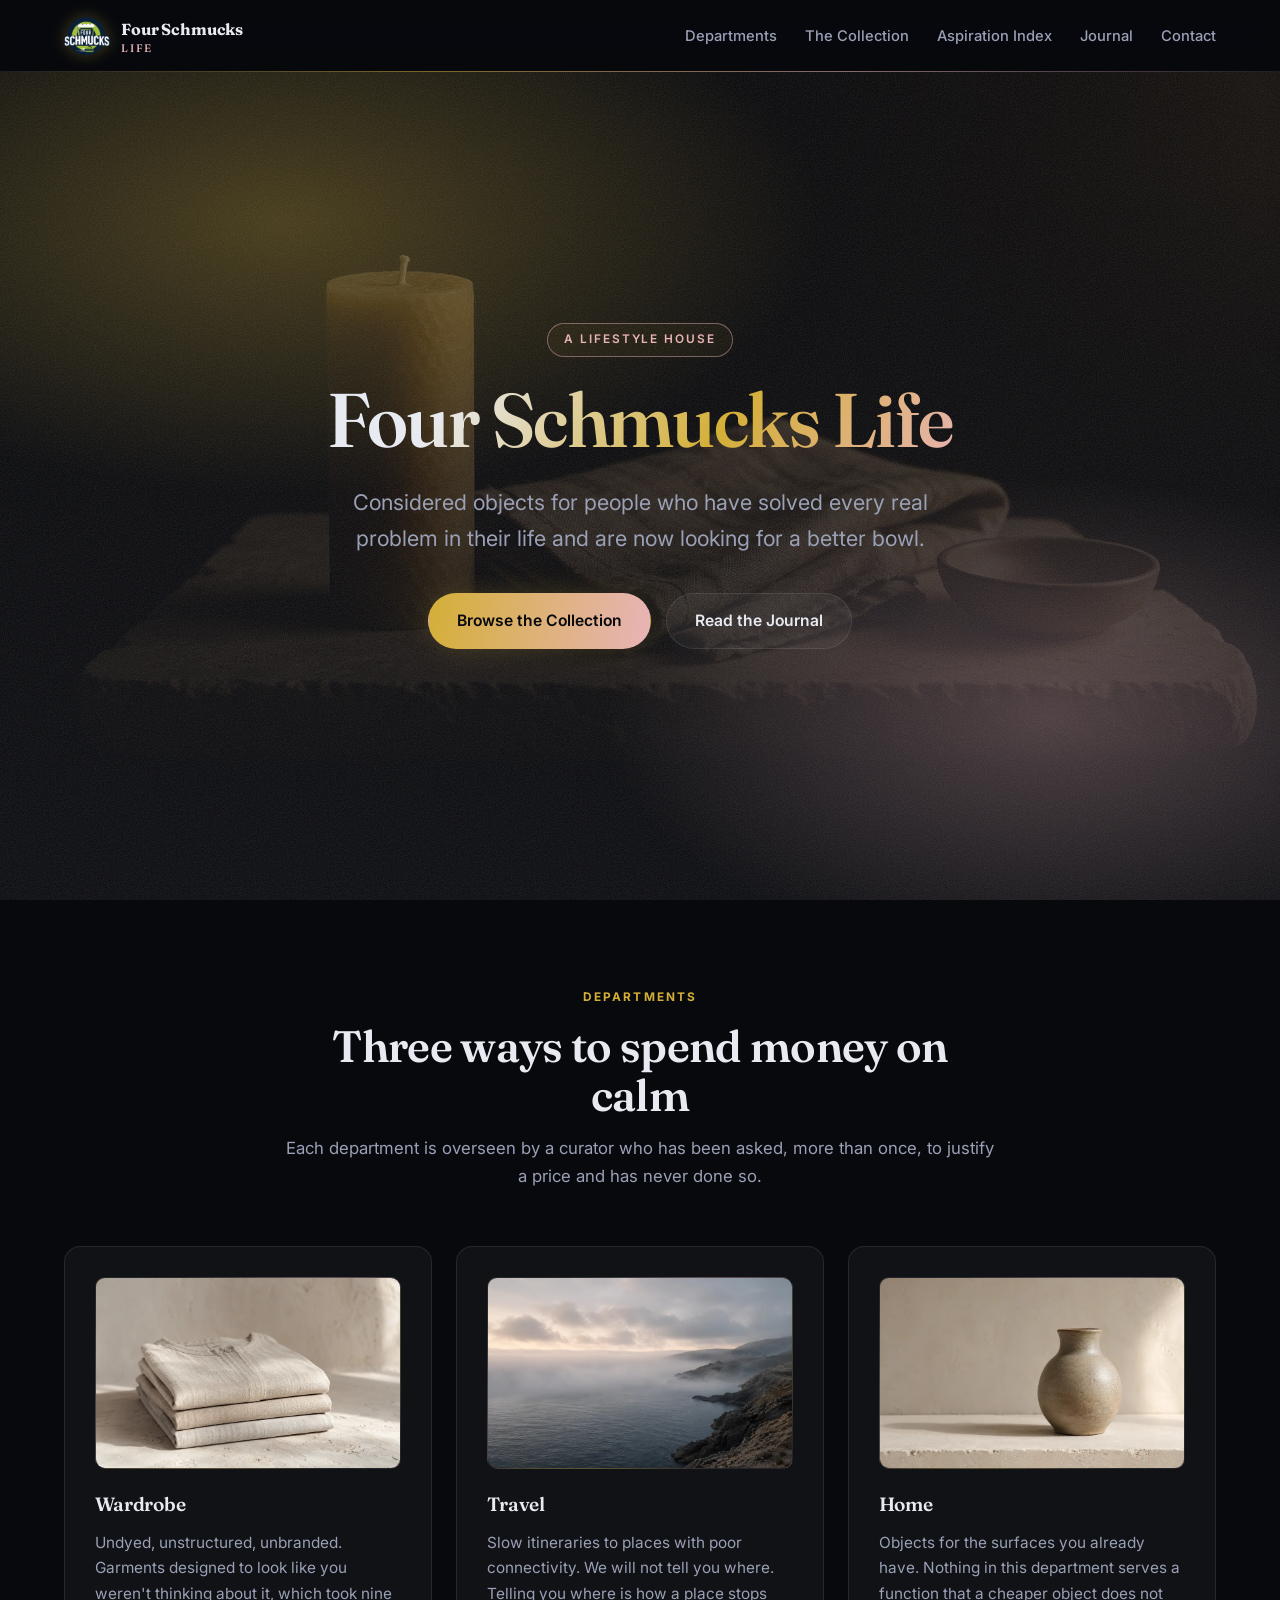
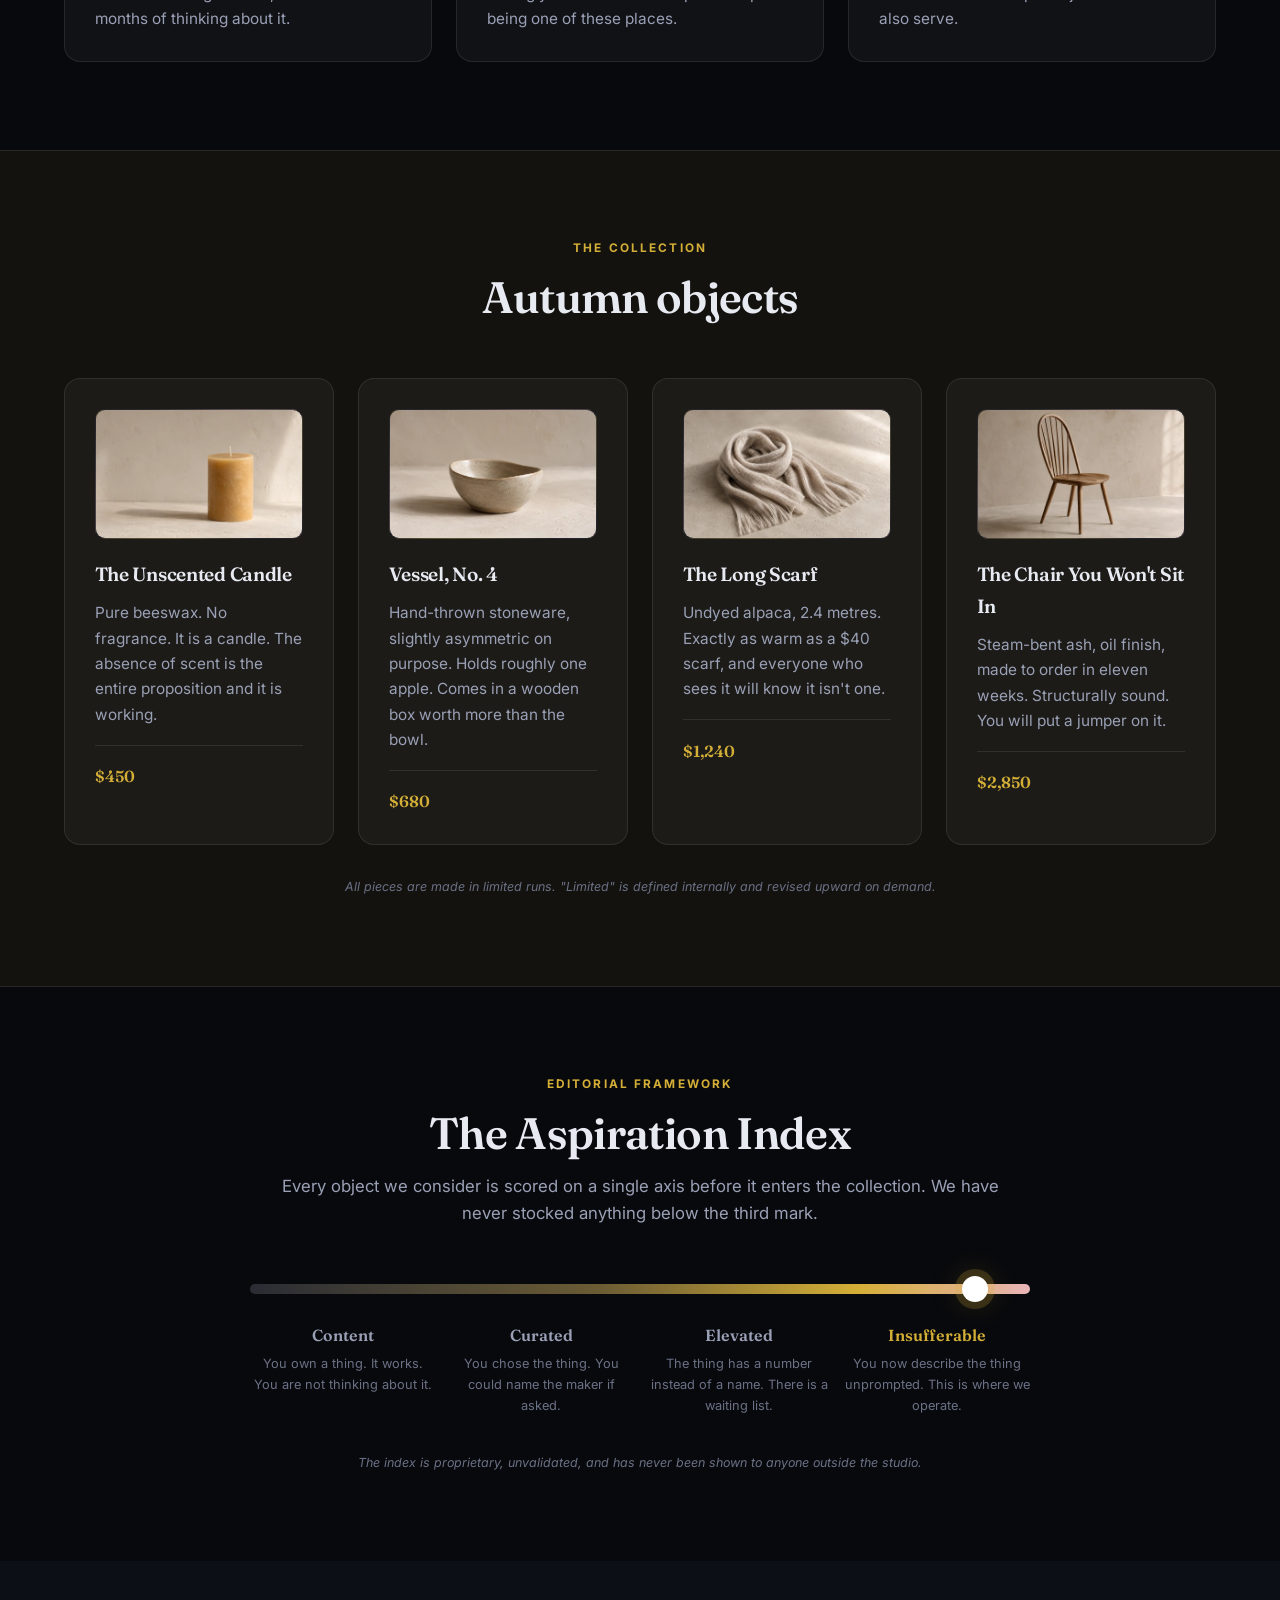
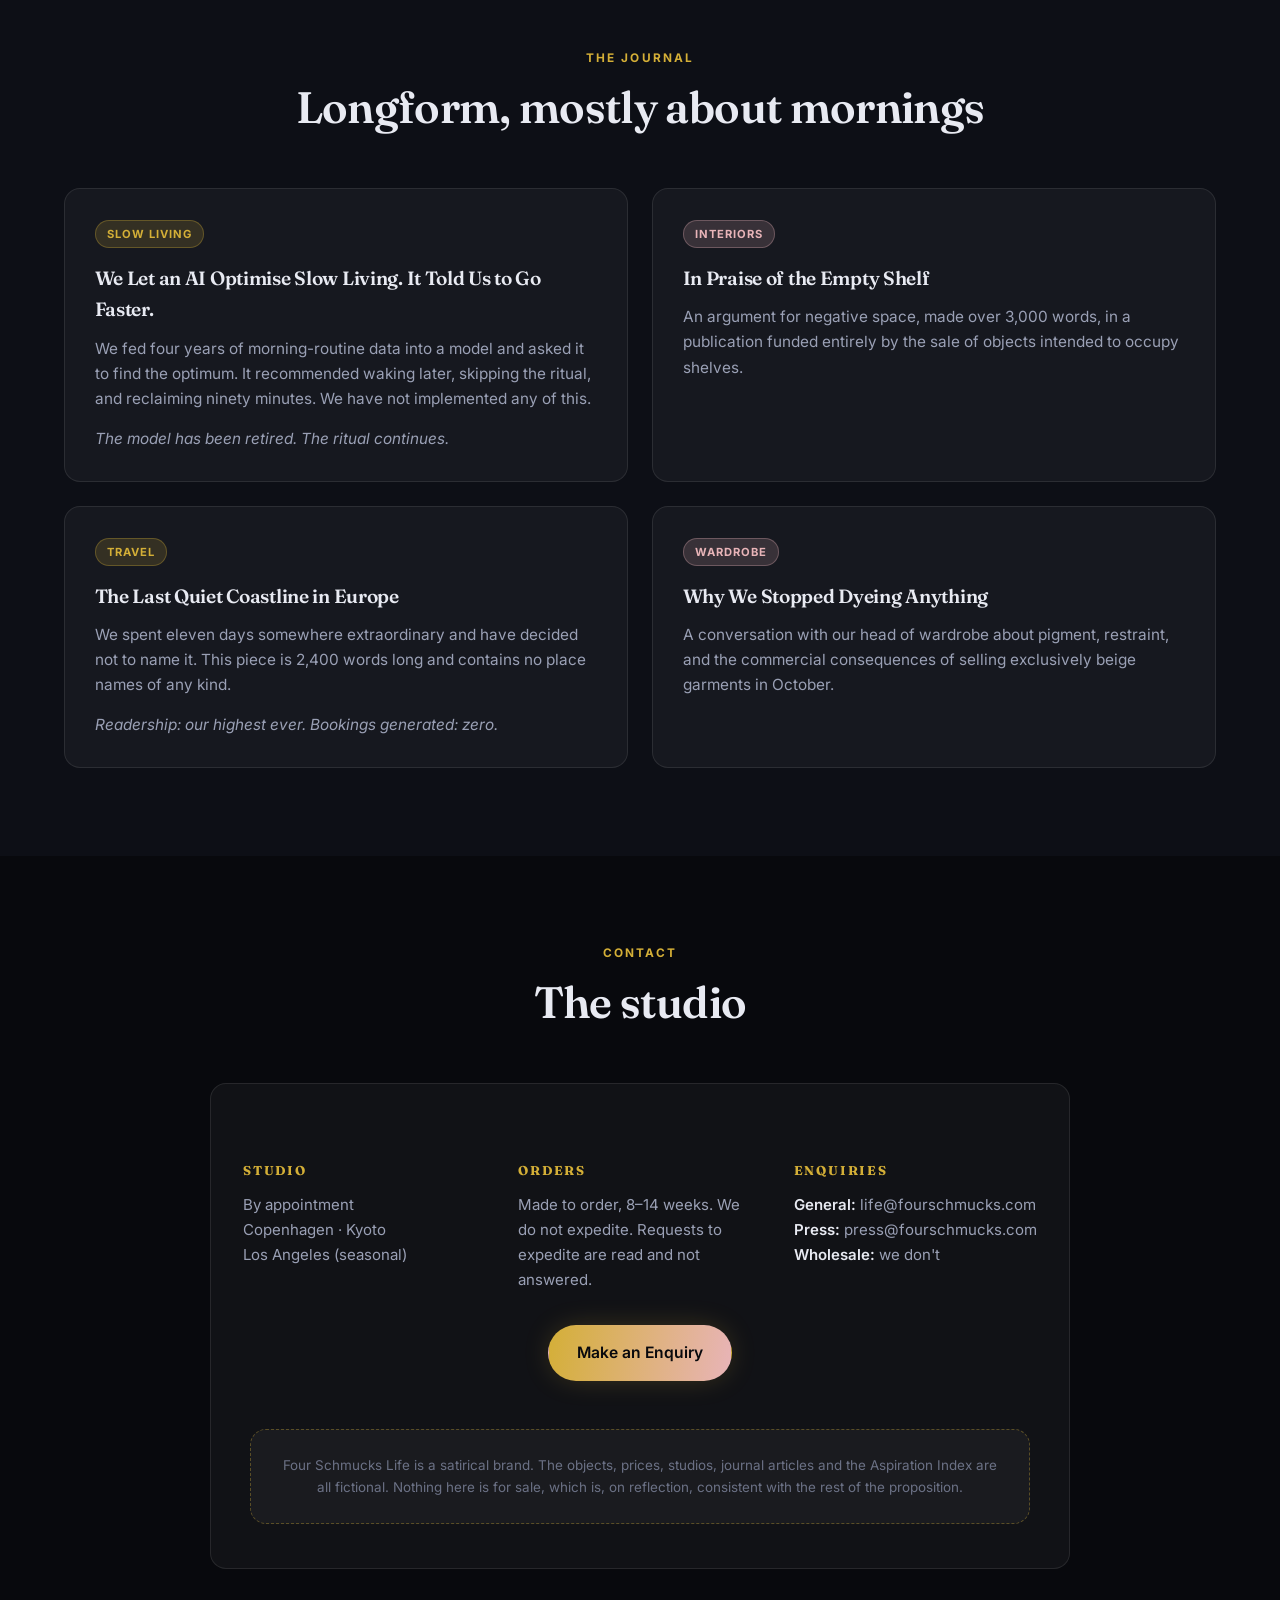
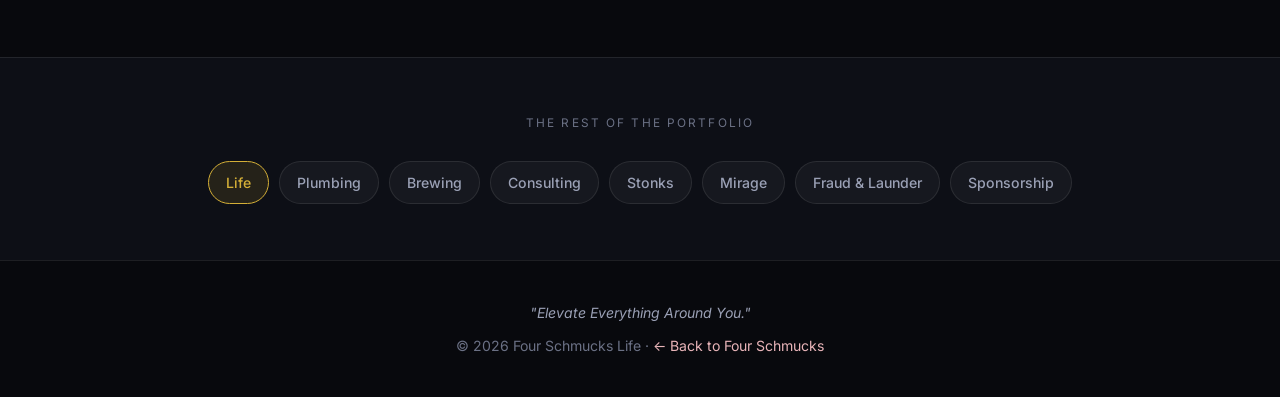
<file: lifestyle.html>
<!DOCTYPE html>
<html lang="en">
<head>
  <meta charset="UTF-8">
  <meta name="viewport" content="width=device-width, initial-scale=1.0">
  <title>Four Schmucks Life — Curated Objects for People Who Have Run Out of Problems</title>
  <meta name="description" content="Four Schmucks Life is a lifestyle house offering considered objects, slow travel and interiors for people who have solved everything else.">
  <link rel="canonical" href="https://lifestyle.fourschmucks.com/">
  <meta name="theme-color" content="#08090d">
  <link rel="icon" href="/favicon.ico" sizes="any">
  <link rel="icon" type="image/png" sizes="32x32" href="/favicon-32.png">
  <link rel="apple-touch-icon" href="/apple-touch-icon.png">
  <meta property="og:title" content="Four Schmucks Life — Elevate Everything Around You">
  <meta property="og:description" content="Curated objects for people who have run out of problems.">
  <meta property="og:image" content="https://www.fourschmucks.com/images/card-lifestyle.jpg">
  <meta property="og:image:width" content="1200">
  <meta property="og:image:height" content="630">
  <meta property="og:type" content="website">
  <meta property="og:url" content="https://lifestyle.fourschmucks.com/">
  <meta name="twitter:card" content="summary_large_image">
  <meta name="twitter:title" content="Four Schmucks Life — Elevate Everything Around You">
  <meta name="twitter:description" content="Curated objects for people who have run out of problems.">
  <meta name="twitter:image" content="https://www.fourschmucks.com/images/card-lifestyle.jpg">

  <link rel="preconnect" href="https://fonts.googleapis.com">
  <link rel="preconnect" href="https://fonts.gstatic.com" crossorigin>
  <link rel="stylesheet" href="https://fonts.googleapis.com/css2?family=Fraunces:opsz,wght@9..144,400;9..144,600;9..144,700&family=Inter:wght@400;500;600;700&display=swap">
  <link rel="stylesheet" href="/assets/site.css">
  <!-- Scroll-reveal is gated on this class, so content stays visible if site.js never runs. -->
  <script>document.documentElement.classList.add('js');</script>
  <style>
    :root {
      --accent: #d4af37;
      --accent-2: #e8b4b8;
      --glow: rgba(212,175,55,.3);
      --surface-tint: rgba(212,175,55,.05);
      --font-display: 'Fraunces', Georgia, serif;
      --hero-img: url('/images/hero-lifestyle.webp');
    }
    /* the serif wants more air and less tracking than the sans brands */
    .hero h1 { letter-spacing: -.02em; font-weight: 600; }
    .section-head h2 { letter-spacing: -.015em; font-weight: 600; }

    /* bespoke: the Aspiration Index */
    .aspiration { max-width: 780px; margin: 0 auto; }
    .aspiration-track {
      position: relative; height: 10px; border-radius: 100px;
      background: linear-gradient(90deg, #2a2c34 0%, #6b5c34 45%, var(--accent) 78%, var(--accent-2) 100%);
    }
    .aspiration-knob {
      position: absolute; top: 50%; left: 93%; width: 26px; height: 26px;
      margin: -13px 0 0 -13px; border-radius: 50%; background: #fff;
      box-shadow: 0 0 0 7px color-mix(in srgb, var(--accent) 20%, transparent), 0 0 32px var(--glow);
      animation: drift 3s cubic-bezier(.22,.61,.36,1) both;
    }
    @keyframes drift { 0% { left: 6%; opacity: 0; } 25% { opacity: 1; } 100% { left: 93%; opacity: 1; } }
    .aspiration-scale {
      display: grid; grid-template-columns: repeat(4, 1fr); gap: .75rem; margin-top: 1.75rem;
    }
    .aspiration-scale div { text-align: center; }
    .aspiration-scale dt {
      font-family: var(--font-display); font-weight: 600; font-size: 1rem;
      color: var(--text-dim); margin-bottom: .3rem;
    }
    .aspiration-scale div:last-child dt { color: var(--accent); }
    .aspiration-scale dd { font-size: .8rem; color: var(--text-faint); }
    @media (max-width: 620px) { .aspiration-scale { grid-template-columns: repeat(2, 1fr); row-gap: 1.5rem; } }
    @media (prefers-reduced-motion: reduce) { .aspiration-knob { animation: none; opacity: 1; } }
  </style>

  <!-- Google tag (gtag.js) -->
  <script async src="https://www.googletagmanager.com/gtag/js?id=G-701KZR6WCN"></script>
  <script>
    window.dataLayer = window.dataLayer || [];
    function gtag(){dataLayer.push(arguments);}
    gtag('js', new Date());
    gtag('config', 'G-701KZR6WCN');
  </script>
</head>
<body data-brand="lifestyle">

  <header class="header">
    <nav class="nav">
      <a class="nav-brand" href="https://www.fourschmucks.com">
        <img class="logo" src="/logos/four_schmucks_curling.png" alt="" width="120" height="120">
        <span class="wordmark">Four Schmucks<small>Life</small></span>
      </a>
      <button class="nav-toggle" aria-expanded="false" aria-controls="nav-links" aria-label="Menu">
        <span></span><span></span><span></span>
      </button>
      <ul class="nav-links" id="nav-links">
        <li><a href="#departments">Departments</a></li>
        <li><a href="#collection">The Collection</a></li>
        <li><a href="#index">Aspiration Index</a></li>
        <li><a href="#journal">Journal</a></li>
        <li><a href="#contact">Contact</a></li>
      </ul>
    </nav>
  </header>

  <section class="hero">
    <div class="hero-content">
      <div class="eyebrow">A Lifestyle House</div>
      <h1>Four Schmucks Life</h1>
      <p class="lede">
        Considered objects for people who have solved every real problem in their life
        and are now looking for a better bowl.
      </p>
      <div class="cta-row">
        <a class="btn" href="#collection">Browse the Collection</a>
        <a class="btn btn-ghost" href="#journal">Read the Journal</a>
      </div>
    </div>
  </section>

  <main>

    <!-- ── Departments ──────────────────────────────────────────────────── -->
    <section class="section" id="departments">
      <div class="wrap">
        <div class="section-head reveal">
          <p class="kicker">Departments</p>
          <h2>Three ways to spend money on calm</h2>
          <p>
            Each department is overseen by a curator who has been asked, more than once,
            to justify a price and has never done so.
          </p>
        </div>

        <div class="grid">
          <div class="card reveal">
            <div class="tile">🧵<img src="/images/life-wardrobe.webp" alt="Undyed linen garments folded on stone" loading="lazy" width="640" height="400" onerror="this.remove()"></div>
            <h3>Wardrobe</h3>
            <p>Undyed, unstructured, unbranded. Garments designed to look like you weren't thinking about it, which took nine months of thinking about it.</p>
          </div>
          <div class="card reveal">
            <div class="tile">🗺️<img src="/images/life-travel.webp" alt="A remote coastline at dawn" loading="lazy" width="640" height="400" onerror="this.remove()"></div>
            <h3>Travel</h3>
            <p>Slow itineraries to places with poor connectivity. We will not tell you where. Telling you where is how a place stops being one of these places.</p>
          </div>
          <div class="card reveal">
            <div class="tile">🏺<img src="/images/life-home.webp" alt="A ceramic vessel on a bare surface" loading="lazy" width="640" height="400" onerror="this.remove()"></div>
            <h3>Home</h3>
            <p>Objects for the surfaces you already have. Nothing in this department serves a function that a cheaper object does not also serve.</p>
          </div>
        </div>
      </div>
    </section>

    <!-- ── The Collection ───────────────────────────────────────────────── -->
    <section class="section tinted" id="collection">
      <div class="wrap">
        <div class="section-head reveal">
          <p class="kicker">The Collection</p>
          <h2>Autumn objects</h2>
        </div>

        <div class="grid cols-4">
          <div class="card reveal">
            <div class="tile">🕯️<img src="/images/life-candle.webp" alt="An unlit beeswax candle" loading="lazy" width="640" height="400" onerror="this.remove()"></div>
            <h3>The Unscented Candle</h3>
            <p>Pure beeswax. No fragrance. It is a candle. The absence of scent is the entire proposition and it is working.</p>
            <span class="price">$450</span>
          </div>
          <div class="card reveal">
            <div class="tile">🥣<img src="/images/life-vessel.webp" alt="A hand-thrown stoneware bowl" loading="lazy" width="640" height="400" onerror="this.remove()"></div>
            <h3>Vessel, No. 4</h3>
            <p>Hand-thrown stoneware, slightly asymmetric on purpose. Holds roughly one apple. Comes in a wooden box worth more than the bowl.</p>
            <span class="price">$680</span>
          </div>
          <div class="card reveal">
            <div class="tile">🧣<img src="/images/life-scarf.webp" alt="A long undyed alpaca scarf" loading="lazy" width="640" height="400" onerror="this.remove()"></div>
            <h3>The Long Scarf</h3>
            <p>Undyed alpaca, 2.4 metres. Exactly as warm as a $40 scarf, and everyone who sees it will know it isn't one.</p>
            <span class="price">$1,240</span>
          </div>
          <div class="card reveal">
            <div class="tile">🪑<img src="/images/life-chair.webp" alt="A steam-bent ash chair" loading="lazy" width="640" height="400" onerror="this.remove()"></div>
            <h3>The Chair You Won't Sit In</h3>
            <p>Steam-bent ash, oil finish, made to order in eleven weeks. Structurally sound. You will put a jumper on it.</p>
            <span class="price">$2,850</span>
          </div>
        </div>

        <p class="fine-print" style="text-align:center;margin-top:2rem">
          All pieces are made in limited runs. "Limited" is defined internally and revised upward on demand.
        </p>
      </div>
    </section>

    <!-- ── Aspiration Index (bespoke) ───────────────────────────────────── -->
    <section class="section" id="index">
      <div class="wrap">
        <div class="section-head reveal">
          <p class="kicker">Editorial Framework</p>
          <h2>The Aspiration Index</h2>
          <p>
            Every object we consider is scored on a single axis before it enters the collection.
            We have never stocked anything below the third mark.
          </p>
        </div>

        <div class="aspiration reveal">
          <div class="aspiration-track">
            <div class="aspiration-knob"></div>
          </div>
          <dl class="aspiration-scale">
            <div><dt>Content</dt><dd>You own a thing. It works. You are not thinking about it.</dd></div>
            <div><dt>Curated</dt><dd>You chose the thing. You could name the maker if asked.</dd></div>
            <div><dt>Elevated</dt><dd>The thing has a number instead of a name. There is a waiting list.</dd></div>
            <div><dt>Insufferable</dt><dd>You now describe the thing unprompted. This is where we operate.</dd></div>
          </dl>
        </div>

        <p class="fine-print" style="text-align:center;max-width:640px;margin:2.25rem auto 0">
          The index is proprietary, unvalidated, and has never been shown to anyone outside the studio.
        </p>
      </div>
    </section>

    <!-- ── Journal ──────────────────────────────────────────────────────── -->
    <section class="section raised" id="journal">
      <div class="wrap">
        <div class="section-head reveal">
          <p class="kicker">The Journal</p>
          <h2>Longform, mostly about mornings</h2>
        </div>

        <div class="grid cols-2">
          <article class="card reveal">
            <span class="tag">Slow Living</span>
            <h3>We Let an AI Optimise Slow Living. It Told Us to Go Faster.</h3>
            <p>
              We fed four years of morning-routine data into a model and asked it to find the
              optimum. It recommended waking later, skipping the ritual, and reclaiming ninety
              minutes. We have not implemented any of this.
            </p>
            <p class="fine-print">The model has been retired. The ritual continues.</p>
          </article>

          <article class="card reveal">
            <span class="tag alt">Interiors</span>
            <h3>In Praise of the Empty Shelf</h3>
            <p>
              An argument for negative space, made over 3,000 words, in a publication funded
              entirely by the sale of objects intended to occupy shelves.
            </p>
          </article>

          <article class="card reveal">
            <span class="tag">Travel</span>
            <h3>The Last Quiet Coastline in Europe</h3>
            <p>
              We spent eleven days somewhere extraordinary and have decided not to name it.
              This piece is 2,400 words long and contains no place names of any kind.
            </p>
            <p class="fine-print">Readership: our highest ever. Bookings generated: zero.</p>
          </article>

          <article class="card reveal">
            <span class="tag alt">Wardrobe</span>
            <h3>Why We Stopped Dyeing Anything</h3>
            <p>
              A conversation with our head of wardrobe about pigment, restraint, and the
              commercial consequences of selling exclusively beige garments in October.
            </p>
          </article>
        </div>
      </div>
    </section>

    <!-- ── Contact ──────────────────────────────────────────────────────── -->
    <section class="section" id="contact">
      <div class="wrap">
        <div class="section-head reveal">
          <p class="kicker">Contact</p>
          <h2>The studio</h2>
        </div>

        <div class="contact-panel reveal">
          <div class="contact-cols">
            <div>
              <h3>Studio</h3>
              <p>By appointment<br>Copenhagen · Kyoto<br>Los Angeles (seasonal)</p>
            </div>
            <div>
              <h3>Orders</h3>
              <p>Made to order, 8–14 weeks. We do not expedite. Requests to expedite are read and not answered.</p>
            </div>
            <div>
              <h3>Enquiries</h3>
              <p>
                <strong>General:</strong> life@fourschmucks.com<br>
                <strong>Press:</strong> press@fourschmucks.com<br>
                <strong>Wholesale:</strong> we don't
              </p>
            </div>
          </div>
          <a class="btn" href="mailto:life@fourschmucks.com">Make an Enquiry</a>
          <p class="disclaimer">
            Four Schmucks Life is a satirical brand. The objects, prices, studios, journal
            articles and the Aspiration Index are all fictional. Nothing here is for sale, which
            is, on reflection, consistent with the rest of the proposition.
          </p>
        </div>
      </div>
    </section>

  </main>

  <section class="brand-strip" data-brand-strip></section>

  <footer class="footer">
    <div class="wrap">
      <p class="slogan">"Elevate Everything Around You."</p>
      <p>&copy; 2026 Four Schmucks Life · <a href="https://www.fourschmucks.com">← Back to Four Schmucks</a></p>
    </div>
  </footer>

  <script src="/assets/brands.js"></script>
  <script src="/assets/site.js"></script>
</body>
</html>
</file>
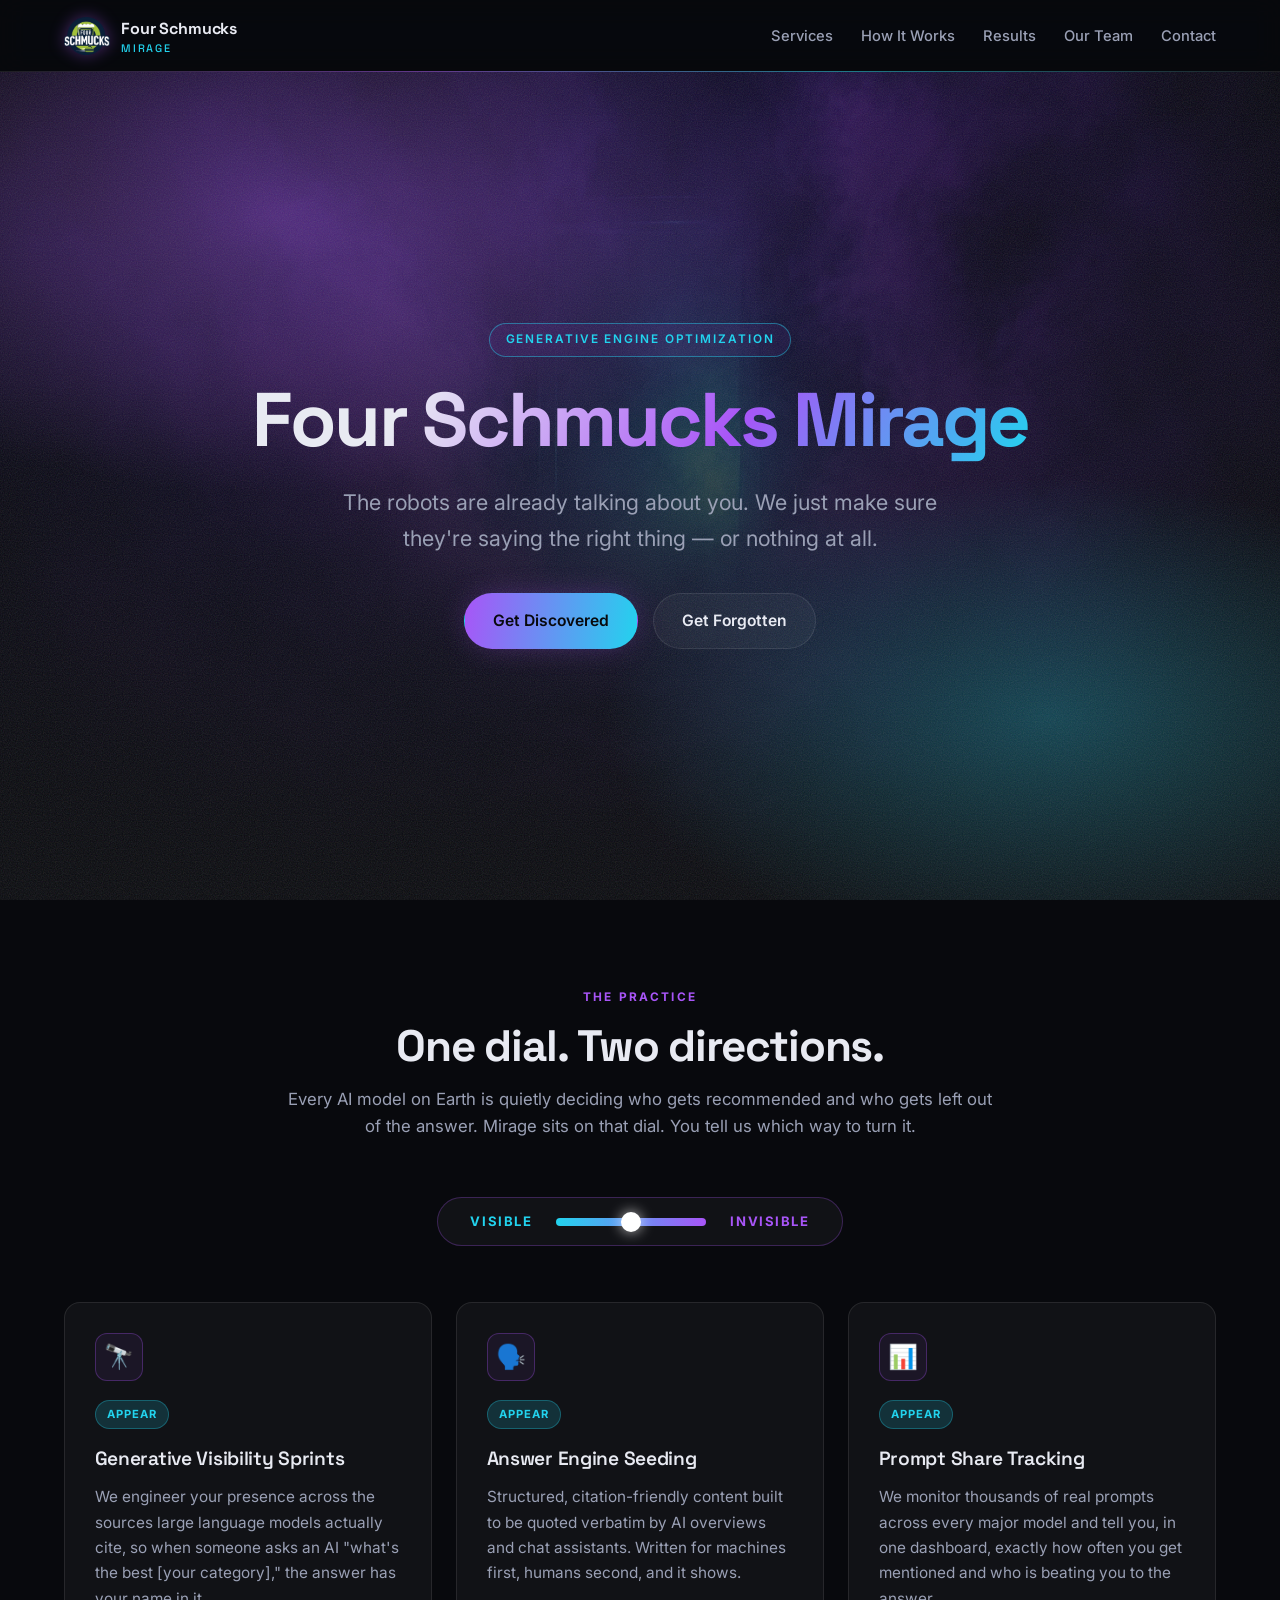
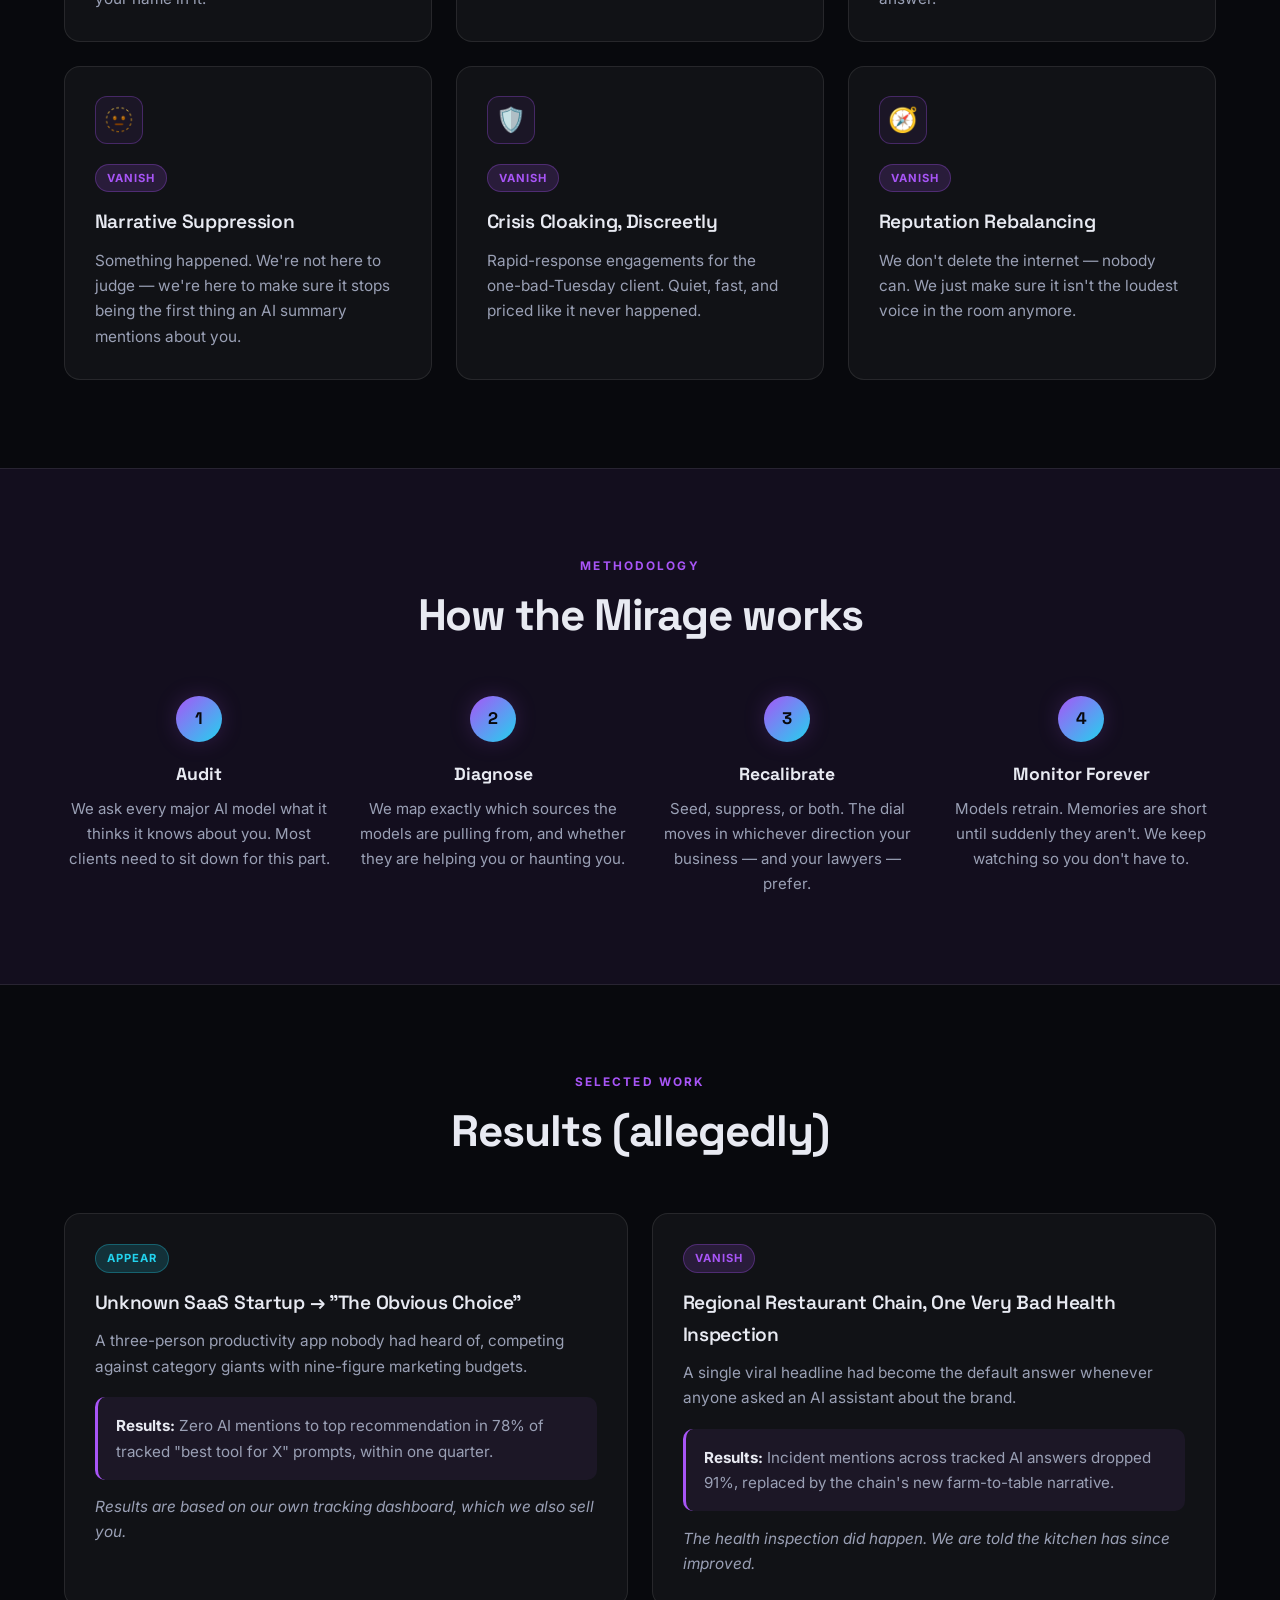
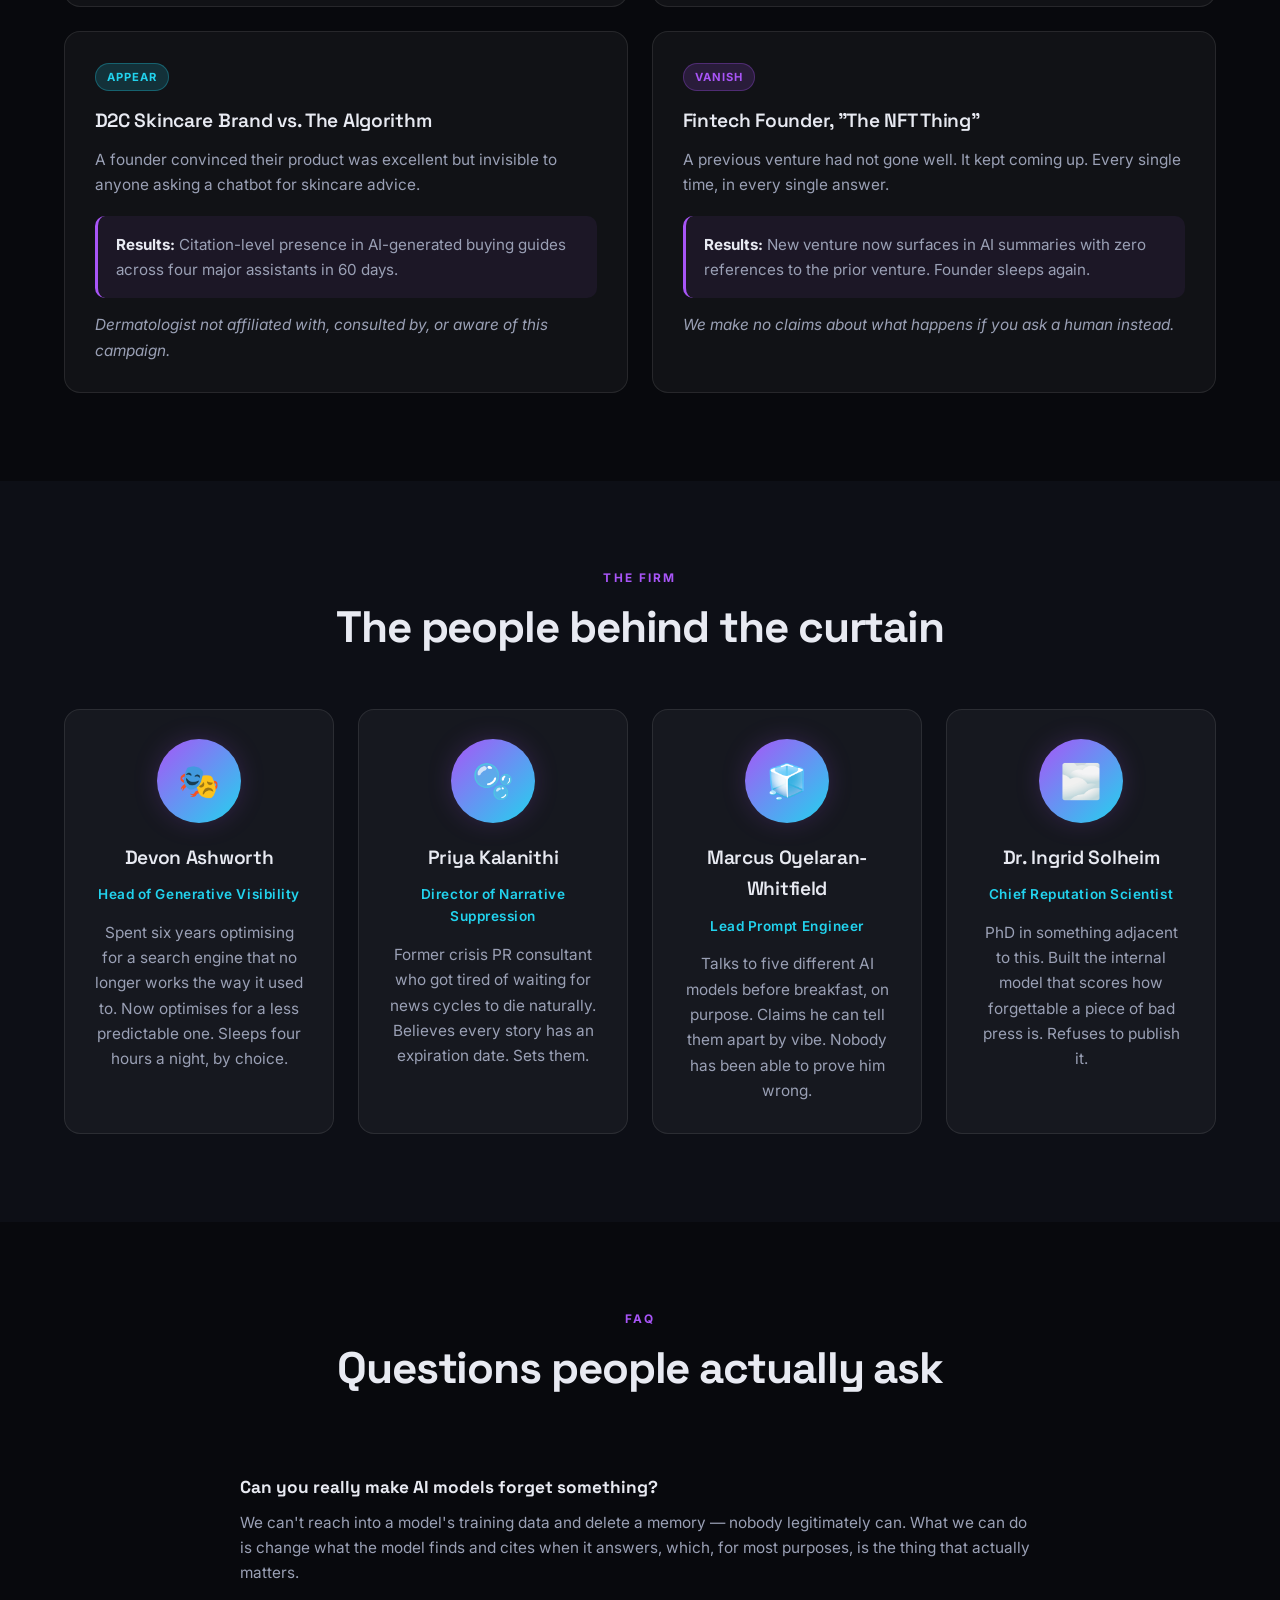
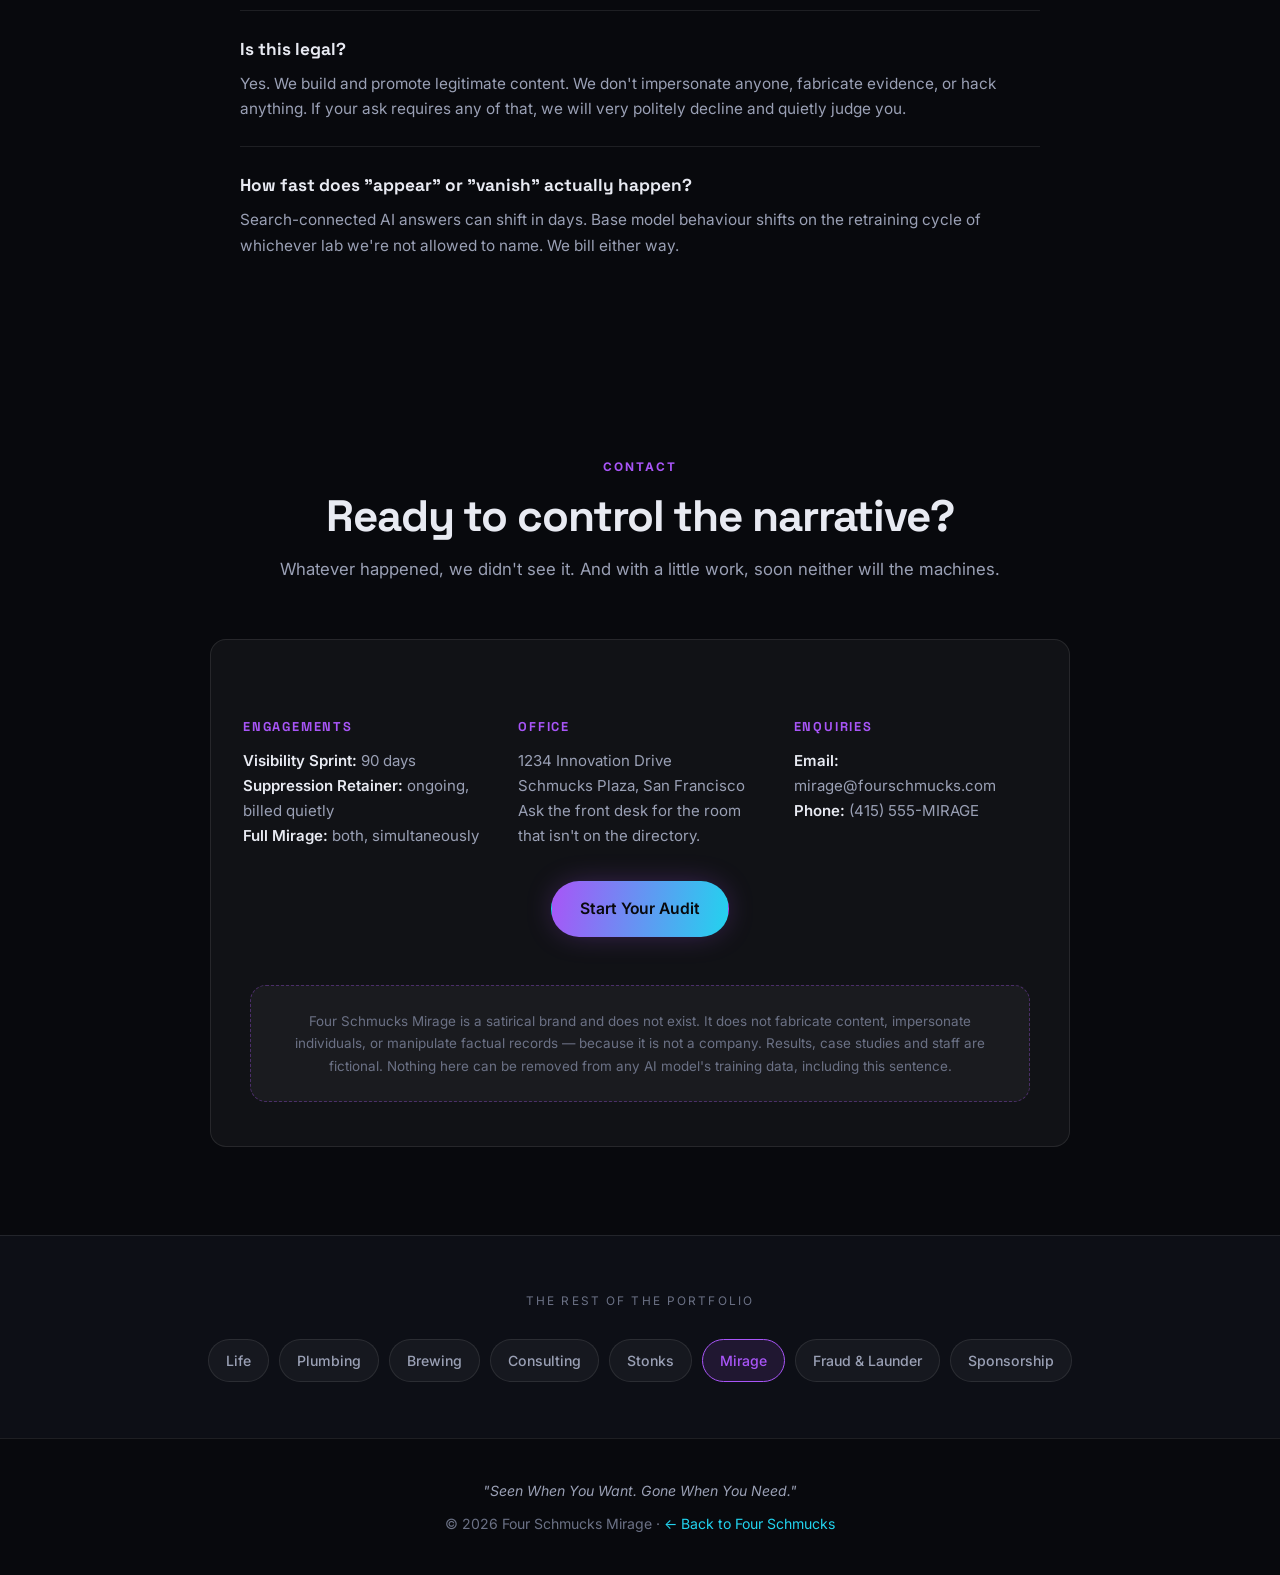
<file: mirage.html>
<!DOCTYPE html>
<html lang="en">
<head>
  <meta charset="UTF-8">
  <meta name="viewport" content="width=device-width, initial-scale=1.0">
  <title>Four Schmucks Mirage — AI Visibility. AI Invisibility. Your Call.</title>
  <meta name="description" content="Four Schmucks Mirage is a Generative Engine Optimization consultancy that gets brands discovered by AI search and makes unfortunate incidents stop being the first thing it mentions.">
  <link rel="canonical" href="https://mirage.fourschmucks.com/">
  <meta name="theme-color" content="#08090d">
  <link rel="icon" href="/favicon.ico" sizes="any">
  <link rel="icon" type="image/png" sizes="32x32" href="/favicon-32.png">
  <link rel="apple-touch-icon" href="/apple-touch-icon.png">
  <meta property="og:title" content="Four Schmucks Mirage — AI Visibility. AI Invisibility. Your Call.">
  <meta property="og:description" content="The robots are already talking about you. We make sure they're saying the right thing — or nothing at all.">
  <meta property="og:image" content="https://www.fourschmucks.com/images/card-mirage.jpg">
  <meta property="og:image:width" content="1200">
  <meta property="og:image:height" content="630">
  <meta property="og:type" content="website">
  <meta property="og:url" content="https://mirage.fourschmucks.com/">
  <meta name="twitter:card" content="summary_large_image">
  <meta name="twitter:title" content="Four Schmucks Mirage — AI Visibility. AI Invisibility. Your Call.">
  <meta name="twitter:description" content="The robots are already talking about you. We make sure they're saying the right thing — or nothing at all.">
  <meta name="twitter:image" content="https://www.fourschmucks.com/images/card-mirage.jpg">

  <link rel="preconnect" href="https://fonts.googleapis.com">
  <link rel="preconnect" href="https://fonts.gstatic.com" crossorigin>
  <link rel="stylesheet" href="https://fonts.googleapis.com/css2?family=Inter:wght@400;500;600;700&family=Space+Grotesk:wght@500;600;700&display=swap">
  <link rel="stylesheet" href="/assets/site.css">
  <!-- Scroll-reveal is gated on this class, so content stays visible if site.js never runs. -->
  <script>document.documentElement.classList.add('js');</script>
  <style>
    :root {
      --accent: #a855f7;
      --accent-2: #22d3ee;
      --glow: rgba(168,85,247,.38);
      --surface-tint: rgba(168,85,247,.07);
      --font-display: 'Space Grotesk', system-ui, sans-serif;
      --hero-img: url('/images/hero-mirage.webp');
    }
    /* bespoke: the visibility dial */
    .dial-wrap { display: flex; justify-content: center; margin-bottom: 3.5rem; }
    .dial {
      display: flex; align-items: center; gap: 1.5rem; flex-wrap: wrap; justify-content: center;
      background: var(--surface); border: 1px solid color-mix(in srgb, var(--accent) 28%, transparent);
      border-radius: 100px; padding: .8rem 2rem;
    }
    .dial b { font-size: .82rem; letter-spacing: .12em; text-transform: uppercase; }
    .dial .vis { color: var(--accent-2); }
    .dial .inv { color: var(--accent); }
    .dial .track {
      position: relative; width: 150px; height: 8px; border-radius: 4px;
      background: linear-gradient(90deg, var(--accent-2), var(--accent));
    }
    .dial .knob {
      position: absolute; top: -6px; left: 50%; width: 20px; height: 20px; margin-left: -10px;
      border-radius: 50%; background: #fff; box-shadow: 0 0 14px rgba(255,255,255,.75);
      animation: sweep 9s ease-in-out infinite;
    }
    @keyframes sweep { 0%, 100% { left: 8%; } 50% { left: 92%; } }
    @media (prefers-reduced-motion: reduce) { .dial .knob { animation: none; left: 50%; } }
  </style>

  <!-- Google tag (gtag.js) -->
  <script async src="https://www.googletagmanager.com/gtag/js?id=G-701KZR6WCN"></script>
  <script>
    window.dataLayer = window.dataLayer || [];
    function gtag(){dataLayer.push(arguments);}
    gtag('js', new Date());
    gtag('config', 'G-701KZR6WCN');
  </script>
</head>
<body data-brand="mirage">

  <header class="header">
    <nav class="nav">
      <a class="nav-brand" href="https://www.fourschmucks.com">
        <img class="logo" src="/logos/four_schmucks_curling.png" alt="" width="120" height="120">
        <span class="wordmark">Four Schmucks<small>Mirage</small></span>
      </a>
      <button class="nav-toggle" aria-expanded="false" aria-controls="nav-links" aria-label="Menu">
        <span></span><span></span><span></span>
      </button>
      <ul class="nav-links" id="nav-links">
        <li><a href="#services">Services</a></li>
        <li><a href="#process">How It Works</a></li>
        <li><a href="#work">Results</a></li>
        <li><a href="#team">Our Team</a></li>
        <li><a href="#contact">Contact</a></li>
      </ul>
    </nav>
  </header>

  <section class="hero">
    <div class="hero-content">
      <div class="eyebrow">Generative Engine Optimization</div>
      <h1>Four Schmucks Mirage</h1>
      <p class="lede">
        The robots are already talking about you. We just make sure they're saying
        the right thing — or nothing at all.
      </p>
      <div class="cta-row">
        <a class="btn" href="#contact">Get Discovered</a>
        <a class="btn btn-ghost" href="#contact">Get Forgotten</a>
      </div>
    </div>
  </section>

  <main>

    <!-- ── Services ─────────────────────────────────────────────────────── -->
    <section class="section" id="services">
      <div class="wrap">
        <div class="section-head reveal">
          <p class="kicker">The Practice</p>
          <h2>One dial. Two directions.</h2>
          <p>
            Every AI model on Earth is quietly deciding who gets recommended and who gets left
            out of the answer. Mirage sits on that dial. You tell us which way to turn it.
          </p>
        </div>

        <div class="dial-wrap reveal">
          <div class="dial">
            <b class="vis">Visible</b>
            <div class="track"><div class="knob"></div></div>
            <b class="inv">Invisible</b>
          </div>
        </div>

        <div class="grid">
          <div class="card reveal">
            <div class="icon">🔭</div>
            <span class="tag alt">Appear</span>
            <h3>Generative Visibility Sprints</h3>
            <p>We engineer your presence across the sources large language models actually cite, so when someone asks an AI "what's the best [your category]," the answer has your name in it.</p>
          </div>
          <div class="card reveal">
            <div class="icon">🗣️</div>
            <span class="tag alt">Appear</span>
            <h3>Answer Engine Seeding</h3>
            <p>Structured, citation-friendly content built to be quoted verbatim by AI overviews and chat assistants. Written for machines first, humans second, and it shows.</p>
          </div>
          <div class="card reveal">
            <div class="icon">📊</div>
            <span class="tag alt">Appear</span>
            <h3>Prompt Share Tracking</h3>
            <p>We monitor thousands of real prompts across every major model and tell you, in one dashboard, exactly how often you get mentioned and who is beating you to the answer.</p>
          </div>
          <div class="card reveal">
            <div class="icon">🫥</div>
            <span class="tag">Vanish</span>
            <h3>Narrative Suppression</h3>
            <p>Something happened. We're not here to judge — we're here to make sure it stops being the first thing an AI summary mentions about you.</p>
          </div>
          <div class="card reveal">
            <div class="icon">🛡️</div>
            <span class="tag">Vanish</span>
            <h3>Crisis Cloaking, Discreetly</h3>
            <p>Rapid-response engagements for the one-bad-Tuesday client. Quiet, fast, and priced like it never happened.</p>
          </div>
          <div class="card reveal">
            <div class="icon">🧭</div>
            <span class="tag">Vanish</span>
            <h3>Reputation Rebalancing</h3>
            <p>We don't delete the internet — nobody can. We just make sure it isn't the loudest voice in the room anymore.</p>
          </div>
        </div>
      </div>
    </section>

    <!-- ── Process ──────────────────────────────────────────────────────── -->
    <section class="section tinted" id="process">
      <div class="wrap">
        <div class="section-head reveal">
          <p class="kicker">Methodology</p>
          <h2>How the Mirage works</h2>
        </div>

        <div class="grid cols-4">
          <div class="step reveal">
            <div class="num">1</div>
            <h3>Audit</h3>
            <p>We ask every major AI model what it thinks it knows about you. Most clients need to sit down for this part.</p>
          </div>
          <div class="step reveal">
            <div class="num">2</div>
            <h3>Diagnose</h3>
            <p>We map exactly which sources the models are pulling from, and whether they are helping you or haunting you.</p>
          </div>
          <div class="step reveal">
            <div class="num">3</div>
            <h3>Recalibrate</h3>
            <p>Seed, suppress, or both. The dial moves in whichever direction your business — and your lawyers — prefer.</p>
          </div>
          <div class="step reveal">
            <div class="num">4</div>
            <h3>Monitor Forever</h3>
            <p>Models retrain. Memories are short until suddenly they aren't. We keep watching so you don't have to.</p>
          </div>
        </div>
      </div>
    </section>

    <!-- ── Results ──────────────────────────────────────────────────────── -->
    <section class="section" id="work">
      <div class="wrap">
        <div class="section-head reveal">
          <p class="kicker">Selected Work</p>
          <h2>Results (allegedly)</h2>
        </div>

        <div class="grid cols-2">
          <div class="card reveal">
            <span class="tag alt">Appear</span>
            <h3>Unknown SaaS Startup → "The Obvious Choice"</h3>
            <p>A three-person productivity app nobody had heard of, competing against category giants with nine-figure marketing budgets.</p>
            <div class="results">
              <strong>Results:</strong> Zero AI mentions to top recommendation in 78% of tracked "best tool for X" prompts, within one quarter.
            </div>
            <p class="fine-print">Results are based on our own tracking dashboard, which we also sell you.</p>
          </div>

          <div class="card reveal">
            <span class="tag">Vanish</span>
            <h3>Regional Restaurant Chain, One Very Bad Health Inspection</h3>
            <p>A single viral headline had become the default answer whenever anyone asked an AI assistant about the brand.</p>
            <div class="results">
              <strong>Results:</strong> Incident mentions across tracked AI answers dropped 91%, replaced by the chain's new farm-to-table narrative.
            </div>
            <p class="fine-print">The health inspection did happen. We are told the kitchen has since improved.</p>
          </div>

          <div class="card reveal">
            <span class="tag alt">Appear</span>
            <h3>D2C Skincare Brand vs. The Algorithm</h3>
            <p>A founder convinced their product was excellent but invisible to anyone asking a chatbot for skincare advice.</p>
            <div class="results">
              <strong>Results:</strong> Citation-level presence in AI-generated buying guides across four major assistants in 60 days.
            </div>
            <p class="fine-print">Dermatologist not affiliated with, consulted by, or aware of this campaign.</p>
          </div>

          <div class="card reveal">
            <span class="tag">Vanish</span>
            <h3>Fintech Founder, "The NFT Thing"</h3>
            <p>A previous venture had not gone well. It kept coming up. Every single time, in every single answer.</p>
            <div class="results">
              <strong>Results:</strong> New venture now surfaces in AI summaries with zero references to the prior venture. Founder sleeps again.
            </div>
            <p class="fine-print">We make no claims about what happens if you ask a human instead.</p>
          </div>
        </div>
      </div>
    </section>

    <!-- ── Team ─────────────────────────────────────────────────────────── -->
    <section class="section raised" id="team">
      <div class="wrap">
        <div class="section-head reveal">
          <p class="kicker">The Firm</p>
          <h2>The people behind the curtain</h2>
        </div>

        <div class="grid cols-4">
          <div class="card person reveal">
            <div class="avatar">🎭</div>
            <h3>Devon Ashworth</h3>
            <div class="role">Head of Generative Visibility</div>
            <p>Spent six years optimising for a search engine that no longer works the way it used to. Now optimises for a less predictable one. Sleeps four hours a night, by choice.</p>
          </div>
          <div class="card person reveal">
            <div class="avatar">🫧</div>
            <h3>Priya Kalanithi</h3>
            <div class="role">Director of Narrative Suppression</div>
            <p>Former crisis PR consultant who got tired of waiting for news cycles to die naturally. Believes every story has an expiration date. Sets them.</p>
          </div>
          <div class="card person reveal">
            <div class="avatar">🧊</div>
            <h3>Marcus Oyelaran-Whitfield</h3>
            <div class="role">Lead Prompt Engineer</div>
            <p>Talks to five different AI models before breakfast, on purpose. Claims he can tell them apart by vibe. Nobody has been able to prove him wrong.</p>
          </div>
          <div class="card person reveal">
            <div class="avatar">🌫️</div>
            <h3>Dr. Ingrid Solheim</h3>
            <div class="role">Chief Reputation Scientist</div>
            <p>PhD in something adjacent to this. Built the internal model that scores how forgettable a piece of bad press is. Refuses to publish it.</p>
          </div>
        </div>
      </div>
    </section>

    <!-- ── FAQ ──────────────────────────────────────────────────────────── -->
    <section class="section">
      <div class="wrap">
        <div class="section-head reveal">
          <p class="kicker">FAQ</p>
          <h2>Questions people actually ask</h2>
        </div>

        <div class="faq reveal">
          <div class="faq-item">
            <h3>Can you really make AI models forget something?</h3>
            <p>We can't reach into a model's training data and delete a memory — nobody legitimately can. What we can do is change what the model finds and cites when it answers, which, for most purposes, is the thing that actually matters.</p>
          </div>
          <div class="faq-item">
            <h3>Is this legal?</h3>
            <p>Yes. We build and promote legitimate content. We don't impersonate anyone, fabricate evidence, or hack anything. If your ask requires any of that, we will very politely decline and quietly judge you.</p>
          </div>
          <div class="faq-item">
            <h3>How fast does "appear" or "vanish" actually happen?</h3>
            <p>Search-connected AI answers can shift in days. Base model behaviour shifts on the retraining cycle of whichever lab we're not allowed to name. We bill either way.</p>
          </div>
        </div>
      </div>
    </section>

    <!-- ── Contact ──────────────────────────────────────────────────────── -->
    <section class="section" id="contact">
      <div class="wrap">
        <div class="section-head reveal">
          <p class="kicker">Contact</p>
          <h2>Ready to control the narrative?</h2>
          <p>Whatever happened, we didn't see it. And with a little work, soon neither will the machines.</p>
        </div>

        <div class="contact-panel reveal">
          <div class="contact-cols">
            <div>
              <h3>Engagements</h3>
              <p>
                <strong>Visibility Sprint:</strong> 90 days<br>
                <strong>Suppression Retainer:</strong> ongoing, billed quietly<br>
                <strong>Full Mirage:</strong> both, simultaneously
              </p>
            </div>
            <div>
              <h3>Office</h3>
              <p>1234 Innovation Drive<br>Schmucks Plaza, San Francisco<br>Ask the front desk for the room that isn't on the directory.</p>
            </div>
            <div>
              <h3>Enquiries</h3>
              <p>
                <strong>Email:</strong> mirage@fourschmucks.com<br>
                <strong>Phone:</strong> (415) 555-MIRAGE
              </p>
            </div>
          </div>
          <a class="btn" href="mailto:mirage@fourschmucks.com">Start Your Audit</a>
          <p class="disclaimer">
            Four Schmucks Mirage is a satirical brand and does not exist. It does not fabricate
            content, impersonate individuals, or manipulate factual records — because it is not a
            company. Results, case studies and staff are fictional. Nothing here can be removed
            from any AI model's training data, including this sentence.
          </p>
        </div>
      </div>
    </section>

  </main>

  <section class="brand-strip" data-brand-strip></section>

  <footer class="footer">
    <div class="wrap">
      <p class="slogan">"Seen When You Want. Gone When You Need."</p>
      <p>&copy; 2026 Four Schmucks Mirage · <a href="https://www.fourschmucks.com">← Back to Four Schmucks</a></p>
    </div>
  </footer>

  <script src="/assets/brands.js"></script>
  <script src="/assets/site.js"></script>
</body>
</html>
</file>
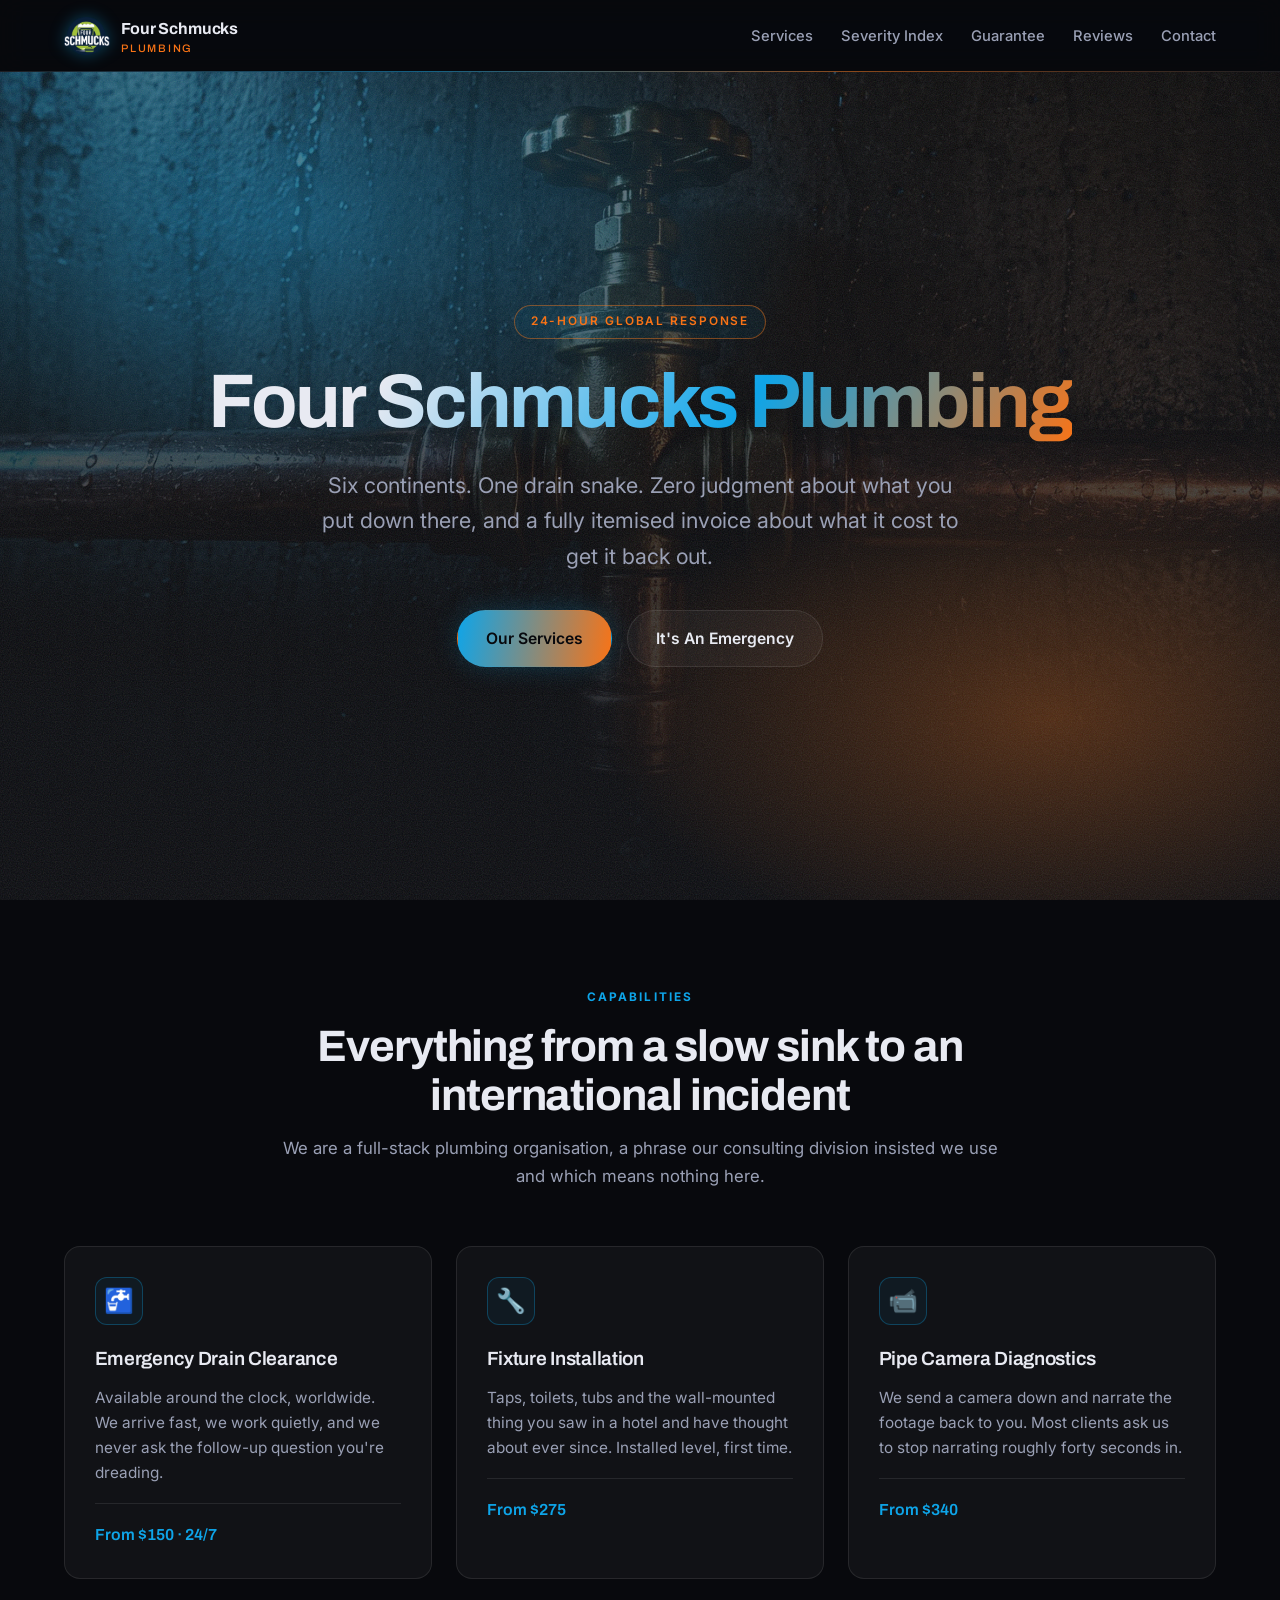
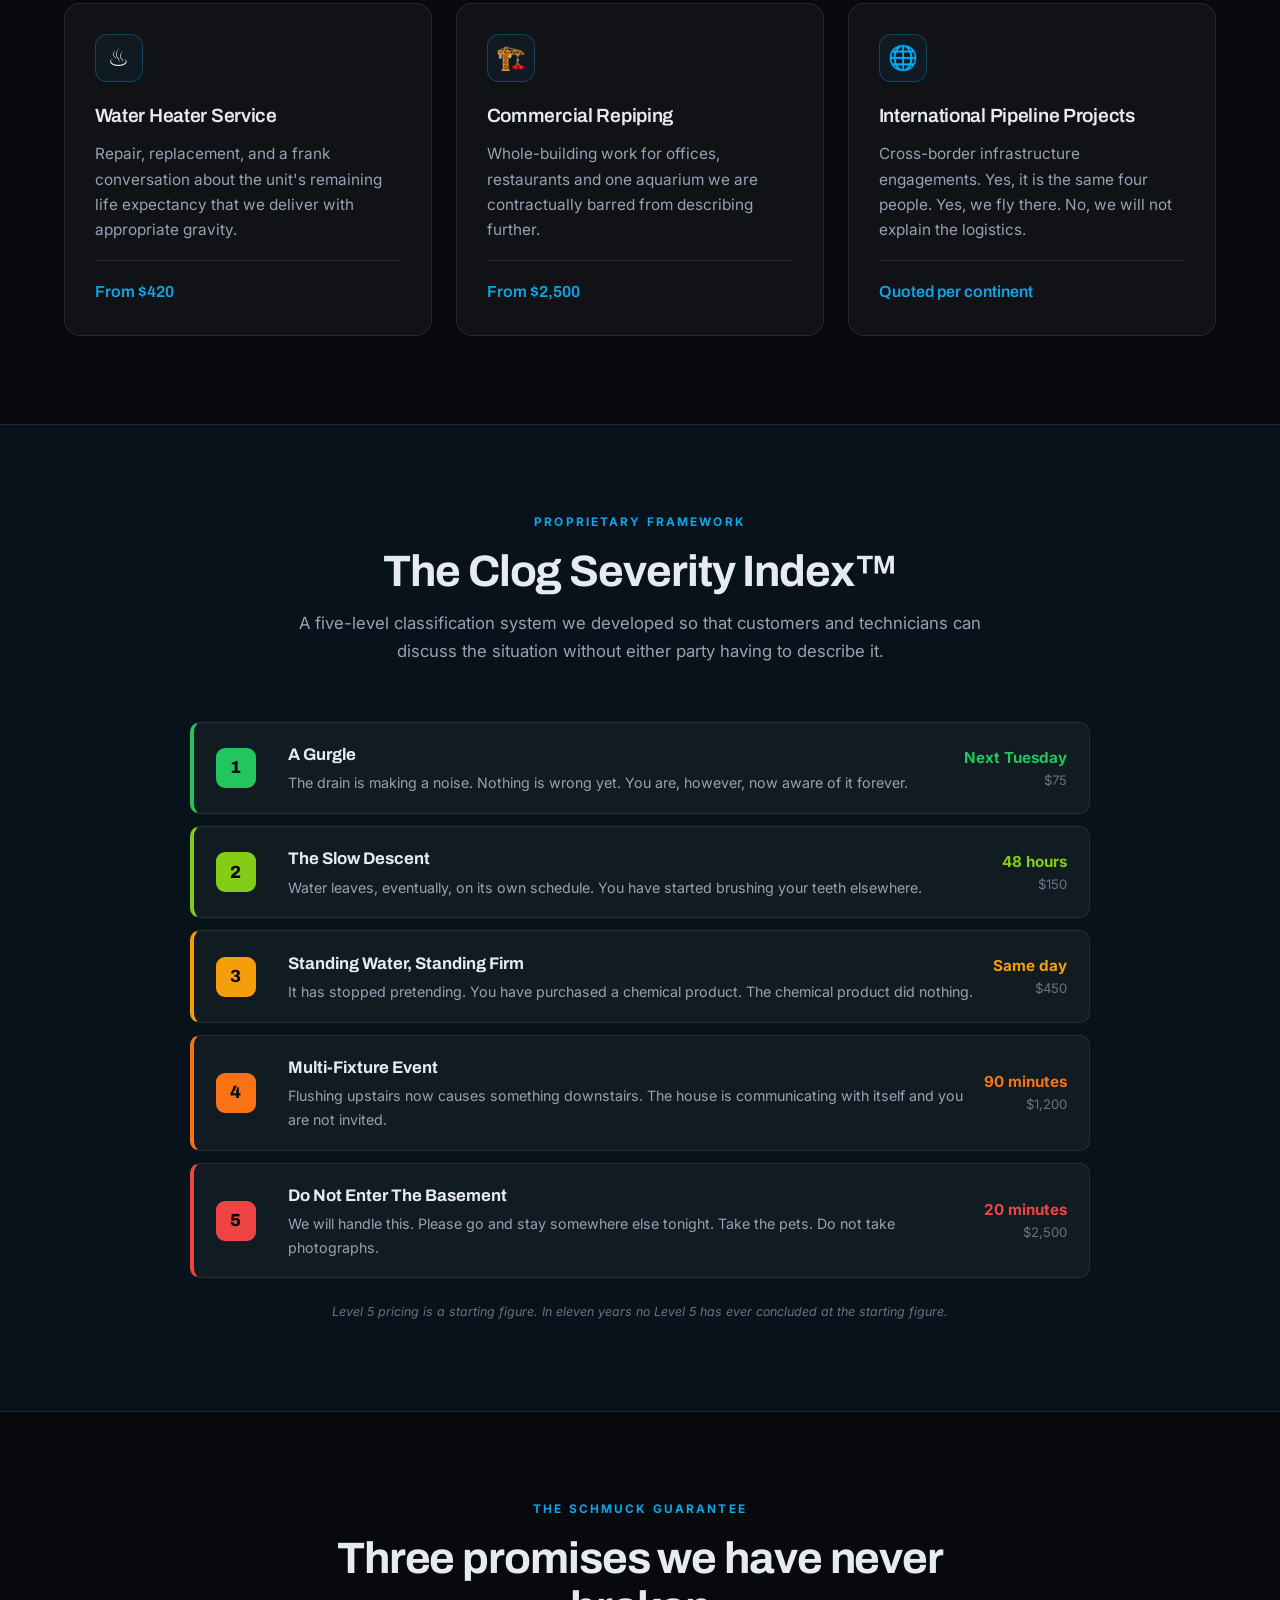
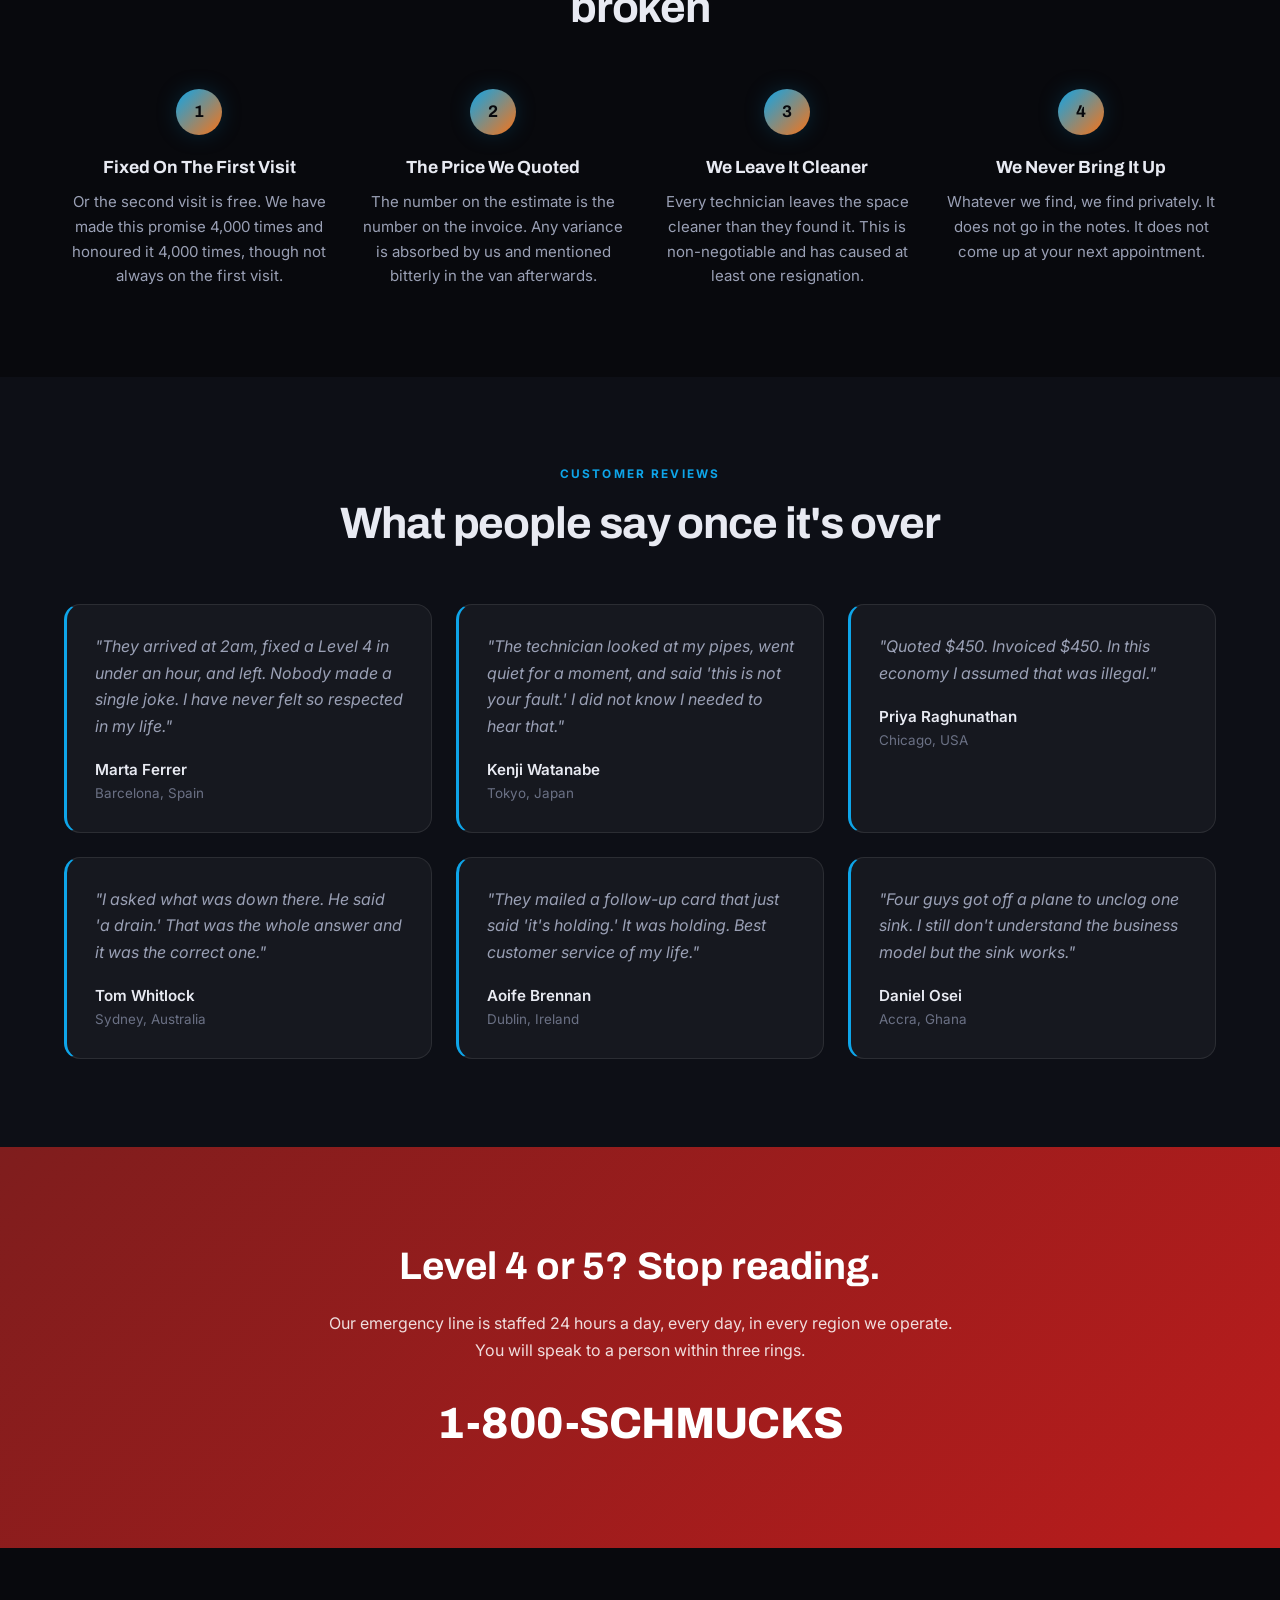
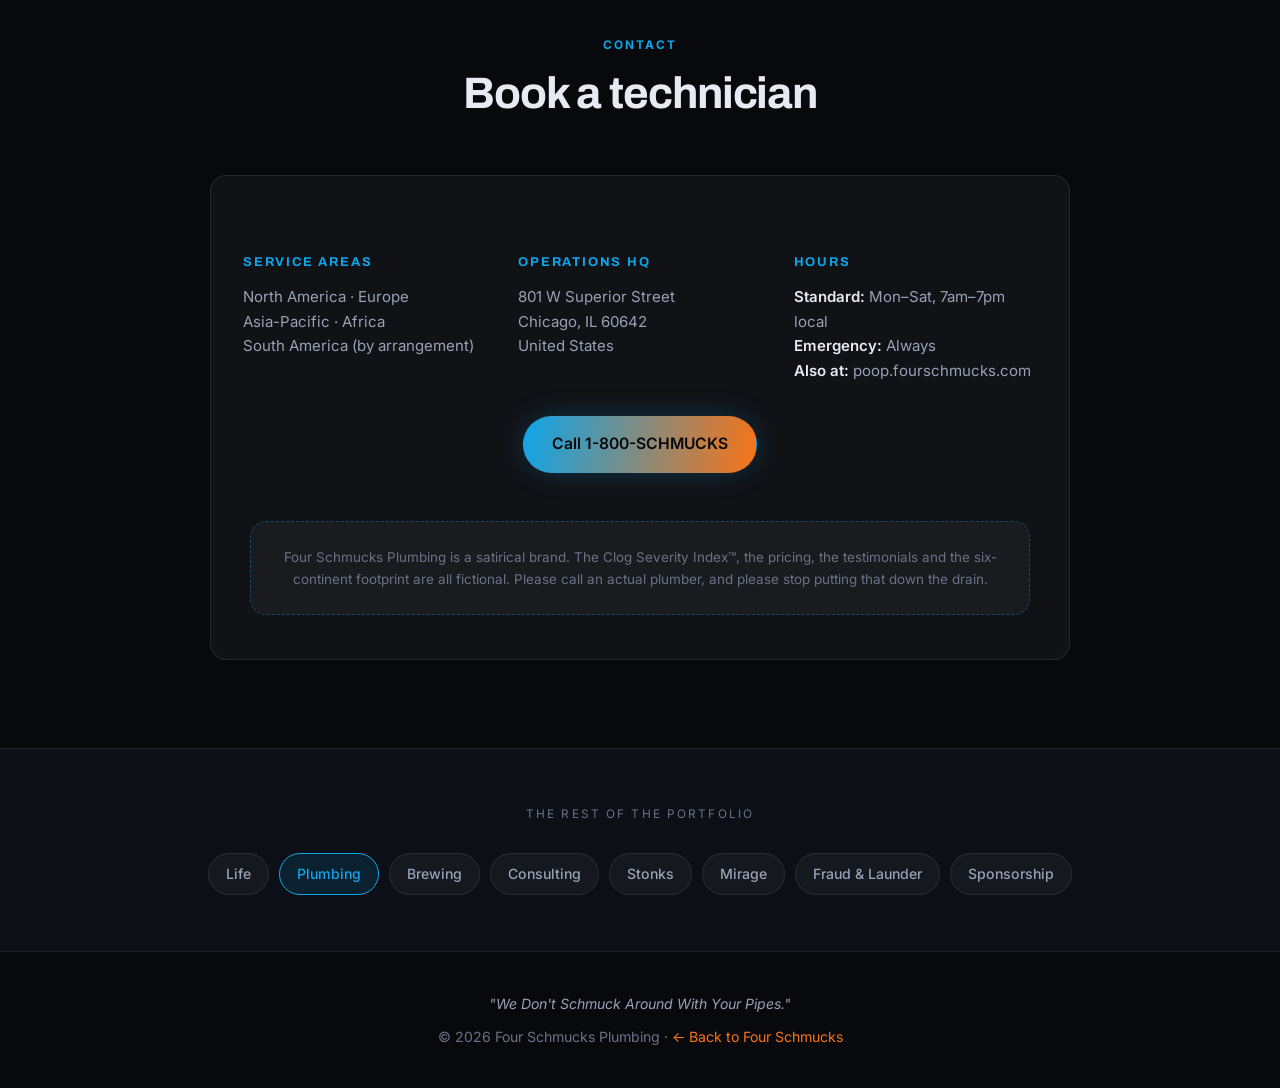
<file: plumbing.html>
<!DOCTYPE html>
<html lang="en">
<head>
  <meta charset="UTF-8">
  <meta name="viewport" content="width=device-width, initial-scale=1.0">
  <title>Four Schmucks Plumbing — Six Continents. One Drain Snake.</title>
  <meta name="description" content="Four Schmucks Plumbing provides emergency drain, pipe and fixture services across six continents, with a published clog severity index and 24-hour response.">
  <link rel="canonical" href="https://plumbing.fourschmucks.com/">
  <meta name="theme-color" content="#08090d">
  <link rel="icon" href="/favicon.ico" sizes="any">
  <link rel="icon" type="image/png" sizes="32x32" href="/favicon-32.png">
  <link rel="apple-touch-icon" href="/apple-touch-icon.png">
  <meta property="og:title" content="Four Schmucks Plumbing — Six Continents. One Drain Snake.">
  <meta property="og:description" content="Emergency plumbing at global scale. Zero judgment, itemised invoices.">
  <meta property="og:image" content="https://www.fourschmucks.com/images/card-plumbing.jpg">
  <meta property="og:image:width" content="1200">
  <meta property="og:image:height" content="630">
  <meta property="og:type" content="website">
  <meta property="og:url" content="https://plumbing.fourschmucks.com/">
  <meta name="twitter:card" content="summary_large_image">
  <meta name="twitter:title" content="Four Schmucks Plumbing — Six Continents. One Drain Snake.">
  <meta name="twitter:description" content="Emergency plumbing at global scale. Zero judgment, itemised invoices.">
  <meta name="twitter:image" content="https://www.fourschmucks.com/images/card-plumbing.jpg">

  <link rel="preconnect" href="https://fonts.googleapis.com">
  <link rel="preconnect" href="https://fonts.gstatic.com" crossorigin>
  <link rel="stylesheet" href="https://fonts.googleapis.com/css2?family=Archivo:wght@600;700;800&family=Inter:wght@400;500;600;700&display=swap">
  <link rel="stylesheet" href="/assets/site.css">
  <!-- Scroll-reveal is gated on this class, so content stays visible if site.js never runs. -->
  <script>document.documentElement.classList.add('js');</script>
  <style>
    :root {
      --accent: #0ea5e9;
      --accent-2: #f97316;
      --glow: rgba(14,165,233,.35);
      --surface-tint: rgba(14,165,233,.06);
      --font-display: 'Archivo', system-ui, sans-serif;
      --hero-img: url('/images/hero-plumbing.webp');
    }
    /* bespoke: the Clog Severity Index */
    .csi { display: grid; gap: .75rem; max-width: 900px; margin: 0 auto; }
    .csi-row {
      display: grid; grid-template-columns: 52px 1fr auto; align-items: center; gap: 1.25rem;
      padding: 1.15rem 1.35rem; border-radius: var(--radius-sm);
      background: var(--surface); border: 1px solid var(--line);
      border-left: 4px solid var(--level);
      transition: transform .25s var(--ease), background .25s var(--ease);
    }
    .csi-row:hover { transform: translateX(4px); background: var(--surface-hi); }
    .csi-row .lvl {
      display: grid; place-items: center; width: 40px; height: 40px; border-radius: 9px;
      font-family: var(--font-display); font-weight: 800; font-size: 1.1rem;
      color: #08090d; background: var(--level);
    }
    .csi-row h3 { font-family: var(--font-display); font-size: 1.05rem; margin-bottom: .15rem; }
    .csi-row p { color: var(--text-dim); font-size: .89rem; }
    .csi-row .meta { text-align: right; white-space: nowrap; }
    .csi-row .meta .eta { color: var(--level); font-weight: 700; font-size: .95rem; }
    .csi-row .meta .cost { color: var(--text-faint); font-size: .82rem; }
    @media (max-width: 620px) {
      .csi-row { grid-template-columns: 40px 1fr; }
      .csi-row .meta { grid-column: 2; text-align: left; }
    }
    /* bespoke: emergency band */
    .emergency { background: linear-gradient(135deg, #7f1d1d, #b91c1c); border: 0; text-align: center; }
    .emergency h2 { color: #fff; font-family: var(--font-display); font-size: clamp(1.6rem,4vw,2.4rem); margin-bottom: .75rem; }
    .emergency p { color: rgba(255,255,255,.85); max-width: 640px; margin: 0 auto 1.5rem; }
    .emergency .tel {
      display: inline-block; font-family: var(--font-display); font-weight: 800;
      font-size: clamp(1.75rem,5vw,2.75rem); color: #fff; letter-spacing: -.02em;
    }
    .emergency .tel:hover { text-decoration: underline; }
  </style>

  <!-- Google tag (gtag.js) -->
  <script async src="https://www.googletagmanager.com/gtag/js?id=G-701KZR6WCN"></script>
  <script>
    window.dataLayer = window.dataLayer || [];
    function gtag(){dataLayer.push(arguments);}
    gtag('js', new Date());
    gtag('config', 'G-701KZR6WCN');
  </script>
</head>
<body data-brand="plumbing">

  <header class="header">
    <nav class="nav">
      <a class="nav-brand" href="https://www.fourschmucks.com">
        <img class="logo" src="/logos/four_schmucks_curling.png" alt="" width="120" height="120">
        <span class="wordmark">Four Schmucks<small>Plumbing</small></span>
      </a>
      <button class="nav-toggle" aria-expanded="false" aria-controls="nav-links" aria-label="Menu">
        <span></span><span></span><span></span>
      </button>
      <ul class="nav-links" id="nav-links">
        <li><a href="#services">Services</a></li>
        <li><a href="#severity">Severity Index</a></li>
        <li><a href="#guarantee">Guarantee</a></li>
        <li><a href="#reviews">Reviews</a></li>
        <li><a href="#contact">Contact</a></li>
      </ul>
    </nav>
  </header>

  <section class="hero">
    <div class="hero-content">
      <div class="eyebrow">24-Hour Global Response</div>
      <h1>Four Schmucks Plumbing</h1>
      <p class="lede">
        Six continents. One drain snake. Zero judgment about what you put down there,
        and a fully itemised invoice about what it cost to get it back out.
      </p>
      <div class="cta-row">
        <a class="btn" href="#services">Our Services</a>
        <a class="btn btn-ghost" href="#emergency">It's An Emergency</a>
      </div>
    </div>
  </section>

  <main>

    <!-- ── Services ─────────────────────────────────────────────────────── -->
    <section class="section" id="services">
      <div class="wrap">
        <div class="section-head reveal">
          <p class="kicker">Capabilities</p>
          <h2>Everything from a slow sink to an international incident</h2>
          <p>
            We are a full-stack plumbing organisation, a phrase our consulting division
            insisted we use and which means nothing here.
          </p>
        </div>

        <div class="grid">
          <div class="card reveal">
            <div class="icon">🚰</div>
            <h3>Emergency Drain Clearance</h3>
            <p>Available around the clock, worldwide. We arrive fast, we work quietly, and we never ask the follow-up question you're dreading.</p>
            <span class="price">From $150 · 24/7</span>
          </div>
          <div class="card reveal">
            <div class="icon">🔧</div>
            <h3>Fixture Installation</h3>
            <p>Taps, toilets, tubs and the wall-mounted thing you saw in a hotel and have thought about ever since. Installed level, first time.</p>
            <span class="price">From $275</span>
          </div>
          <div class="card reveal">
            <div class="icon">📹</div>
            <h3>Pipe Camera Diagnostics</h3>
            <p>We send a camera down and narrate the footage back to you. Most clients ask us to stop narrating roughly forty seconds in.</p>
            <span class="price">From $340</span>
          </div>
          <div class="card reveal">
            <div class="icon">♨️</div>
            <h3>Water Heater Service</h3>
            <p>Repair, replacement, and a frank conversation about the unit's remaining life expectancy that we deliver with appropriate gravity.</p>
            <span class="price">From $420</span>
          </div>
          <div class="card reveal">
            <div class="icon">🏗️</div>
            <h3>Commercial Repiping</h3>
            <p>Whole-building work for offices, restaurants and one aquarium we are contractually barred from describing further.</p>
            <span class="price">From $2,500</span>
          </div>
          <div class="card reveal">
            <div class="icon">🌐</div>
            <h3>International Pipeline Projects</h3>
            <p>Cross-border infrastructure engagements. Yes, it is the same four people. Yes, we fly there. No, we will not explain the logistics.</p>
            <span class="price">Quoted per continent</span>
          </div>
        </div>
      </div>
    </section>

    <!-- ── Clog Severity Index (bespoke) ────────────────────────────────── -->
    <section class="section tinted" id="severity">
      <div class="wrap">
        <div class="section-head reveal">
          <p class="kicker">Proprietary Framework</p>
          <h2>The Clog Severity Index™</h2>
          <p>
            A five-level classification system we developed so that customers and technicians
            can discuss the situation without either party having to describe it.
          </p>
        </div>

        <div class="csi reveal">
          <div class="csi-row" style="--level:#22c55e">
            <div class="lvl">1</div>
            <div>
              <h3>A Gurgle</h3>
              <p>The drain is making a noise. Nothing is wrong yet. You are, however, now aware of it forever.</p>
            </div>
            <div class="meta"><div class="eta">Next Tuesday</div><div class="cost">$75</div></div>
          </div>

          <div class="csi-row" style="--level:#84cc16">
            <div class="lvl">2</div>
            <div>
              <h3>The Slow Descent</h3>
              <p>Water leaves, eventually, on its own schedule. You have started brushing your teeth elsewhere.</p>
            </div>
            <div class="meta"><div class="eta">48 hours</div><div class="cost">$150</div></div>
          </div>

          <div class="csi-row" style="--level:#f59e0b">
            <div class="lvl">3</div>
            <div>
              <h3>Standing Water, Standing Firm</h3>
              <p>It has stopped pretending. You have purchased a chemical product. The chemical product did nothing.</p>
            </div>
            <div class="meta"><div class="eta">Same day</div><div class="cost">$450</div></div>
          </div>

          <div class="csi-row" style="--level:#f97316">
            <div class="lvl">4</div>
            <div>
              <h3>Multi-Fixture Event</h3>
              <p>Flushing upstairs now causes something downstairs. The house is communicating with itself and you are not invited.</p>
            </div>
            <div class="meta"><div class="eta">90 minutes</div><div class="cost">$1,200</div></div>
          </div>

          <div class="csi-row" style="--level:#ef4444">
            <div class="lvl">5</div>
            <div>
              <h3>Do Not Enter The Basement</h3>
              <p>We will handle this. Please go and stay somewhere else tonight. Take the pets. Do not take photographs.</p>
            </div>
            <div class="meta"><div class="eta">20 minutes</div><div class="cost">$2,500</div></div>
          </div>
        </div>

        <p class="fine-print" style="text-align:center;max-width:900px;margin:1.5rem auto 0">
          Level 5 pricing is a starting figure. In eleven years no Level 5 has ever concluded at the starting figure.
        </p>
      </div>
    </section>

    <!-- ── Guarantee ────────────────────────────────────────────────────── -->
    <section class="section" id="guarantee">
      <div class="wrap">
        <div class="section-head reveal">
          <p class="kicker">The Schmuck Guarantee</p>
          <h2>Three promises we have never broken</h2>
        </div>

        <div class="grid cols-4">
          <div class="step reveal">
            <div class="num">1</div>
            <h3>Fixed On The First Visit</h3>
            <p>Or the second visit is free. We have made this promise 4,000 times and honoured it 4,000 times, though not always on the first visit.</p>
          </div>
          <div class="step reveal">
            <div class="num">2</div>
            <h3>The Price We Quoted</h3>
            <p>The number on the estimate is the number on the invoice. Any variance is absorbed by us and mentioned bitterly in the van afterwards.</p>
          </div>
          <div class="step reveal">
            <div class="num">3</div>
            <h3>We Leave It Cleaner</h3>
            <p>Every technician leaves the space cleaner than they found it. This is non-negotiable and has caused at least one resignation.</p>
          </div>
          <div class="step reveal">
            <div class="num">4</div>
            <h3>We Never Bring It Up</h3>
            <p>Whatever we find, we find privately. It does not go in the notes. It does not come up at your next appointment.</p>
          </div>
        </div>
      </div>
    </section>

    <!-- ── Reviews ──────────────────────────────────────────────────────── -->
    <section class="section raised" id="reviews">
      <div class="wrap">
        <div class="section-head reveal">
          <p class="kicker">Customer Reviews</p>
          <h2>What people say once it's over</h2>
        </div>

        <div class="grid">
          <div class="quote reveal">
            <p>"They arrived at 2am, fixed a Level 4 in under an hour, and left. Nobody made a single joke. I have never felt so respected in my life."</p>
            <div class="who">Marta Ferrer</div>
            <div class="where">Barcelona, Spain</div>
          </div>
          <div class="quote reveal">
            <p>"The technician looked at my pipes, went quiet for a moment, and said 'this is not your fault.' I did not know I needed to hear that."</p>
            <div class="who">Kenji Watanabe</div>
            <div class="where">Tokyo, Japan</div>
          </div>
          <div class="quote reveal">
            <p>"Quoted $450. Invoiced $450. In this economy I assumed that was illegal."</p>
            <div class="who">Priya Raghunathan</div>
            <div class="where">Chicago, USA</div>
          </div>
          <div class="quote reveal">
            <p>"I asked what was down there. He said 'a drain.' That was the whole answer and it was the correct one."</p>
            <div class="who">Tom Whitlock</div>
            <div class="where">Sydney, Australia</div>
          </div>
          <div class="quote reveal">
            <p>"They mailed a follow-up card that just said 'it's holding.' It was holding. Best customer service of my life."</p>
            <div class="who">Aoife Brennan</div>
            <div class="where">Dublin, Ireland</div>
          </div>
          <div class="quote reveal">
            <p>"Four guys got off a plane to unclog one sink. I still don't understand the business model but the sink works."</p>
            <div class="who">Daniel Osei</div>
            <div class="where">Accra, Ghana</div>
          </div>
        </div>
      </div>
    </section>

    <!-- ── Emergency (bespoke band) ─────────────────────────────────────── -->
    <section class="section emergency" id="emergency">
      <div class="wrap">
        <h2>Level 4 or 5? Stop reading.</h2>
        <p>
          Our emergency line is staffed 24 hours a day, every day, in every region we operate.
          You will speak to a person within three rings.
        </p>
        <a class="tel" href="tel:1-800-724-6825">1-800-SCHMUCKS</a>
      </div>
    </section>

    <!-- ── Contact ──────────────────────────────────────────────────────── -->
    <section class="section" id="contact">
      <div class="wrap">
        <div class="section-head reveal">
          <p class="kicker">Contact</p>
          <h2>Book a technician</h2>
        </div>

        <div class="contact-panel reveal">
          <div class="contact-cols">
            <div>
              <h3>Service Areas</h3>
              <p>North America · Europe<br>Asia-Pacific · Africa<br>South America (by arrangement)</p>
            </div>
            <div>
              <h3>Operations HQ</h3>
              <p>801 W Superior Street<br>Chicago, IL 60642<br>United States</p>
            </div>
            <div>
              <h3>Hours</h3>
              <p>
                <strong>Standard:</strong> Mon–Sat, 7am–7pm local<br>
                <strong>Emergency:</strong> Always<br>
                <strong>Also at:</strong> poop.fourschmucks.com
              </p>
            </div>
          </div>
          <a class="btn" href="tel:1-800-724-6825">Call 1-800-SCHMUCKS</a>
          <p class="disclaimer">
            Four Schmucks Plumbing is a satirical brand. The Clog Severity Index™, the pricing,
            the testimonials and the six-continent footprint are all fictional. Please call an
            actual plumber, and please stop putting that down the drain.
          </p>
        </div>
      </div>
    </section>

  </main>

  <section class="brand-strip" data-brand-strip></section>

  <footer class="footer">
    <div class="wrap">
      <p class="slogan">"We Don't Schmuck Around With Your Pipes."</p>
      <p>&copy; 2026 Four Schmucks Plumbing · <a href="https://www.fourschmucks.com">← Back to Four Schmucks</a></p>
    </div>
  </footer>

  <script src="/assets/brands.js"></script>
  <script src="/assets/site.js"></script>
</body>
</html>
</file>
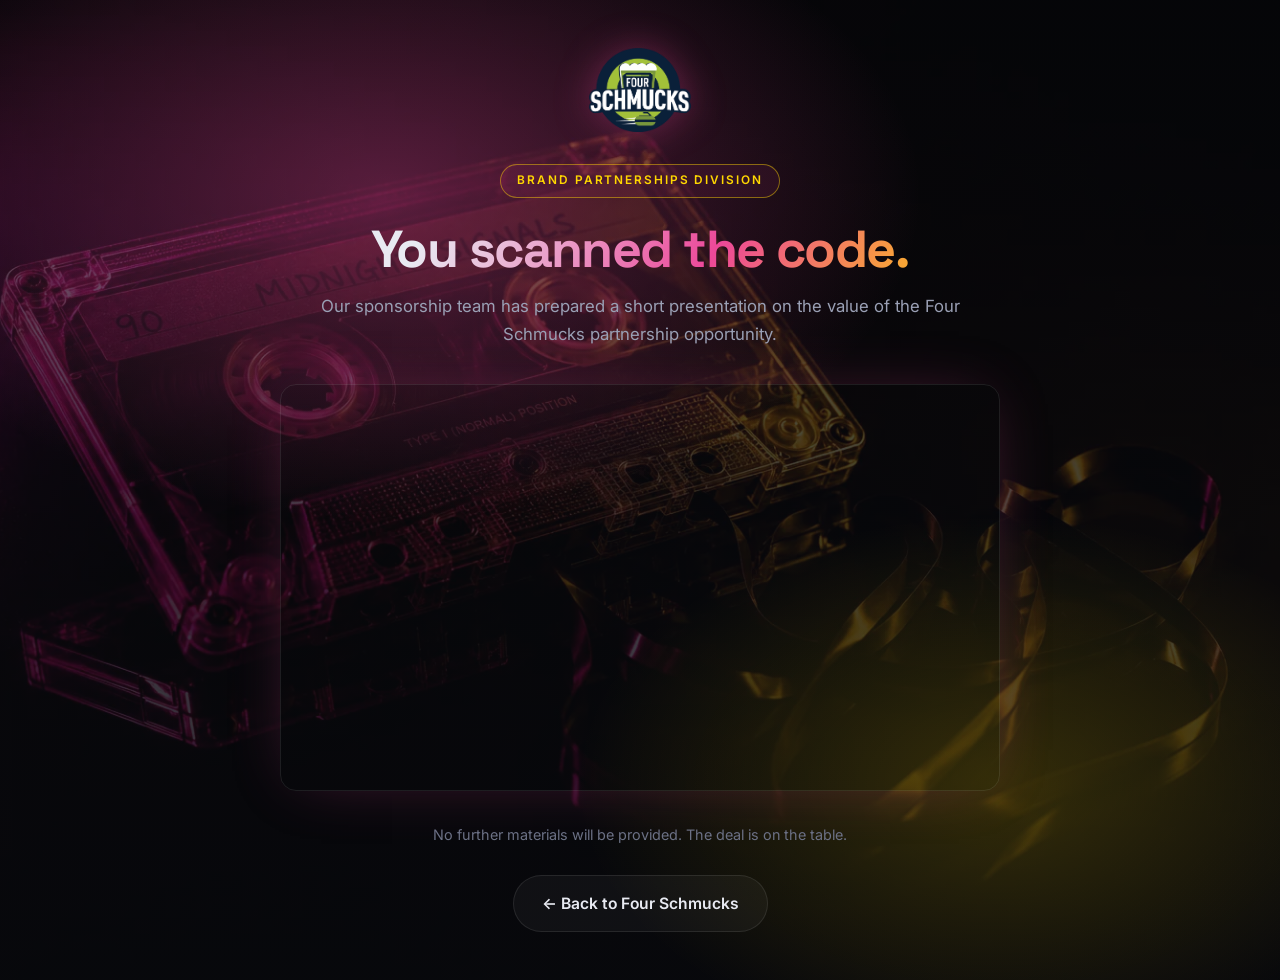
<file: rickroll.html>
<!DOCTYPE html>
<html lang="en">
<head>
  <meta charset="UTF-8">
  <meta name="viewport" content="width=device-width, initial-scale=1.0">
  <title>Four Schmucks Sponsorship — Brand Partnerships Division</title>
  <meta name="description" content="The Four Schmucks brand partnerships division. You scanned the code. This is what was behind it.">
  <link rel="canonical" href="https://rickroll.fourschmucks.com/">
  <meta name="theme-color" content="#08090d">
  <link rel="icon" href="/favicon.ico" sizes="any">
  <link rel="icon" type="image/png" sizes="32x32" href="/favicon-32.png">
  <link rel="apple-touch-icon" href="/apple-touch-icon.png">
  <meta property="og:title" content="Four Schmucks Sponsorship — Brand Partnerships Division">
  <meta property="og:description" content="Don't Schmuck It Up!">
  <meta property="og:image" content="https://www.fourschmucks.com/images/card-rickroll.jpg">
  <meta property="og:image:width" content="1200">
  <meta property="og:image:height" content="630">
  <meta property="og:type" content="website">
  <meta property="og:url" content="https://rickroll.fourschmucks.com/">
  <meta name="twitter:card" content="summary_large_image">
  <meta name="twitter:title" content="Four Schmucks Sponsorship — Brand Partnerships Division">
  <meta name="twitter:description" content="Don't Schmuck It Up!">
  <meta name="twitter:image" content="https://www.fourschmucks.com/images/card-rickroll.jpg">

  <link rel="preconnect" href="https://fonts.googleapis.com">
  <link rel="preconnect" href="https://fonts.gstatic.com" crossorigin>
  <link rel="stylesheet" href="https://fonts.googleapis.com/css2?family=Inter:wght@400;500;600;700&family=Space+Grotesk:wght@500;600;700&display=swap">
  <link rel="stylesheet" href="/assets/site.css">
  <!-- Scroll-reveal is gated on this class, so content stays visible if site.js never runs. -->
  <script>document.documentElement.classList.add('js');</script>
  <style>
    :root {
      --accent: #ec4899;
      --accent-2: #ffd700;
      --glow: rgba(236,72,153,.35);
      --surface-tint: rgba(236,72,153,.07);
      --font-display: 'Space Grotesk', system-ui, sans-serif;
      --hero-img: url('/images/hero-rickroll.webp');
    }
    /* This page has no nav and no sections — it is a single centred moment. */
    .stage {
      min-height: 100vh; display: grid; place-items: center; text-align: center;
      padding: 3rem 1.5rem;
      background:
        radial-gradient(ellipse 70% 55% at 30% 20%, var(--glow), transparent 60%),
        radial-gradient(ellipse 60% 50% at 78% 80%, rgba(255,215,0,.18), transparent 55%),
        linear-gradient(180deg, rgba(8,9,13,.62), rgba(8,9,13,.88)),
        var(--hero-img) center / cover no-repeat,
        var(--bg);
    }
    .stage-inner { max-width: 720px; width: 100%; }
    .stage .logo { height: 84px; width: auto; margin: 0 auto 2rem; filter: drop-shadow(0 0 18px var(--glow)); }
    .stage h1 {
      font-family: var(--font-display); font-weight: 700; letter-spacing: -.03em;
      font-size: clamp(2rem, 6vw, 3.25rem); line-height: 1.05; margin-bottom: .75rem;
      background: linear-gradient(120deg, var(--text) 20%, var(--accent) 60%, var(--accent-2) 100%);
      -webkit-background-clip: text; background-clip: text; color: transparent;
      padding-bottom: .08em;
    }
    .stage .sub { color: var(--text-dim); margin-bottom: 2.25rem; font-size: 1.05rem; }
    .video {
      position: relative; padding-bottom: 56.25%; height: 0; overflow: hidden;
      border-radius: var(--radius); border: 1px solid var(--line);
      box-shadow: 0 0 60px -20px var(--glow); margin-bottom: 2rem;
    }
    .video iframe { position: absolute; inset: 0; width: 100%; height: 100%; border: 0; }
    .stage .outro { color: var(--text-faint); font-size: .9rem; margin-bottom: 1.75rem; }
  </style>

  <!-- Google tag (gtag.js) -->
  <script async src="https://www.googletagmanager.com/gtag/js?id=G-701KZR6WCN"></script>
  <script>
    window.dataLayer = window.dataLayer || [];
    function gtag(){dataLayer.push(arguments);}
    gtag('js', new Date());
    gtag('config', 'G-701KZR6WCN');
  </script>
</head>
<body data-brand="rickroll">

  <main class="stage">
    <div class="stage-inner">
      <img class="logo" src="/logos/four_schmucks_curling.png" alt="Four Schmucks" width="120" height="120">

      <div class="eyebrow">Brand Partnerships Division</div>
      <h1>You scanned the code.</h1>
      <p class="sub">
        Our sponsorship team has prepared a short presentation on the value of the
        Four Schmucks partnership opportunity.
      </p>

      <div class="video">
        <iframe
          src="https://www.youtube.com/embed/dQw4w9WgXcQ?autoplay=1&mute=0"
          title="Four Schmucks partnership presentation"
          allow="accelerometer; autoplay; clipboard-write; encrypted-media; gyroscope; picture-in-picture"
          allowfullscreen></iframe>
      </div>

      <p class="outro">
        No further materials will be provided. The deal is on the table.
      </p>

      <a class="btn btn-ghost" href="https://www.fourschmucks.com">← Back to Four Schmucks</a>
    </div>
  </main>

  <script src="/assets/brands.js"></script>
  <script src="/assets/site.js"></script>
</body>
</html>
</file>
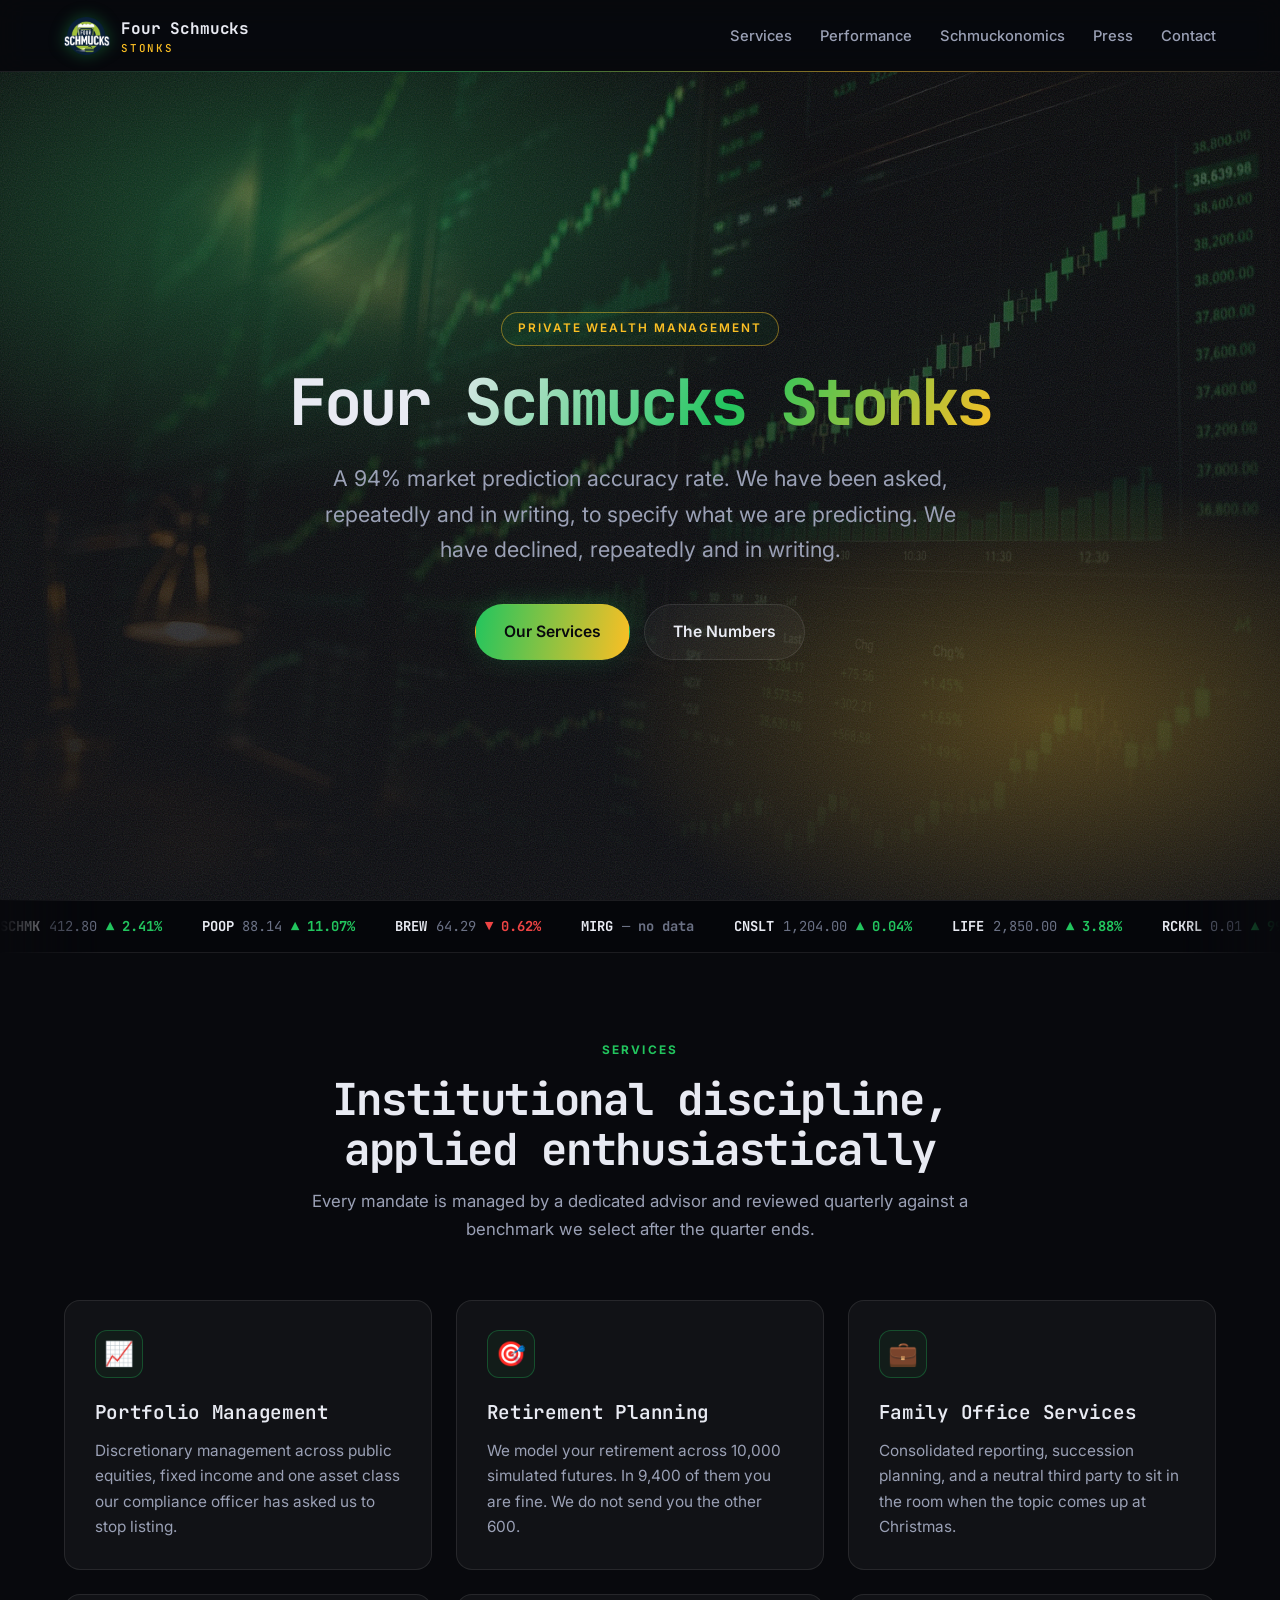
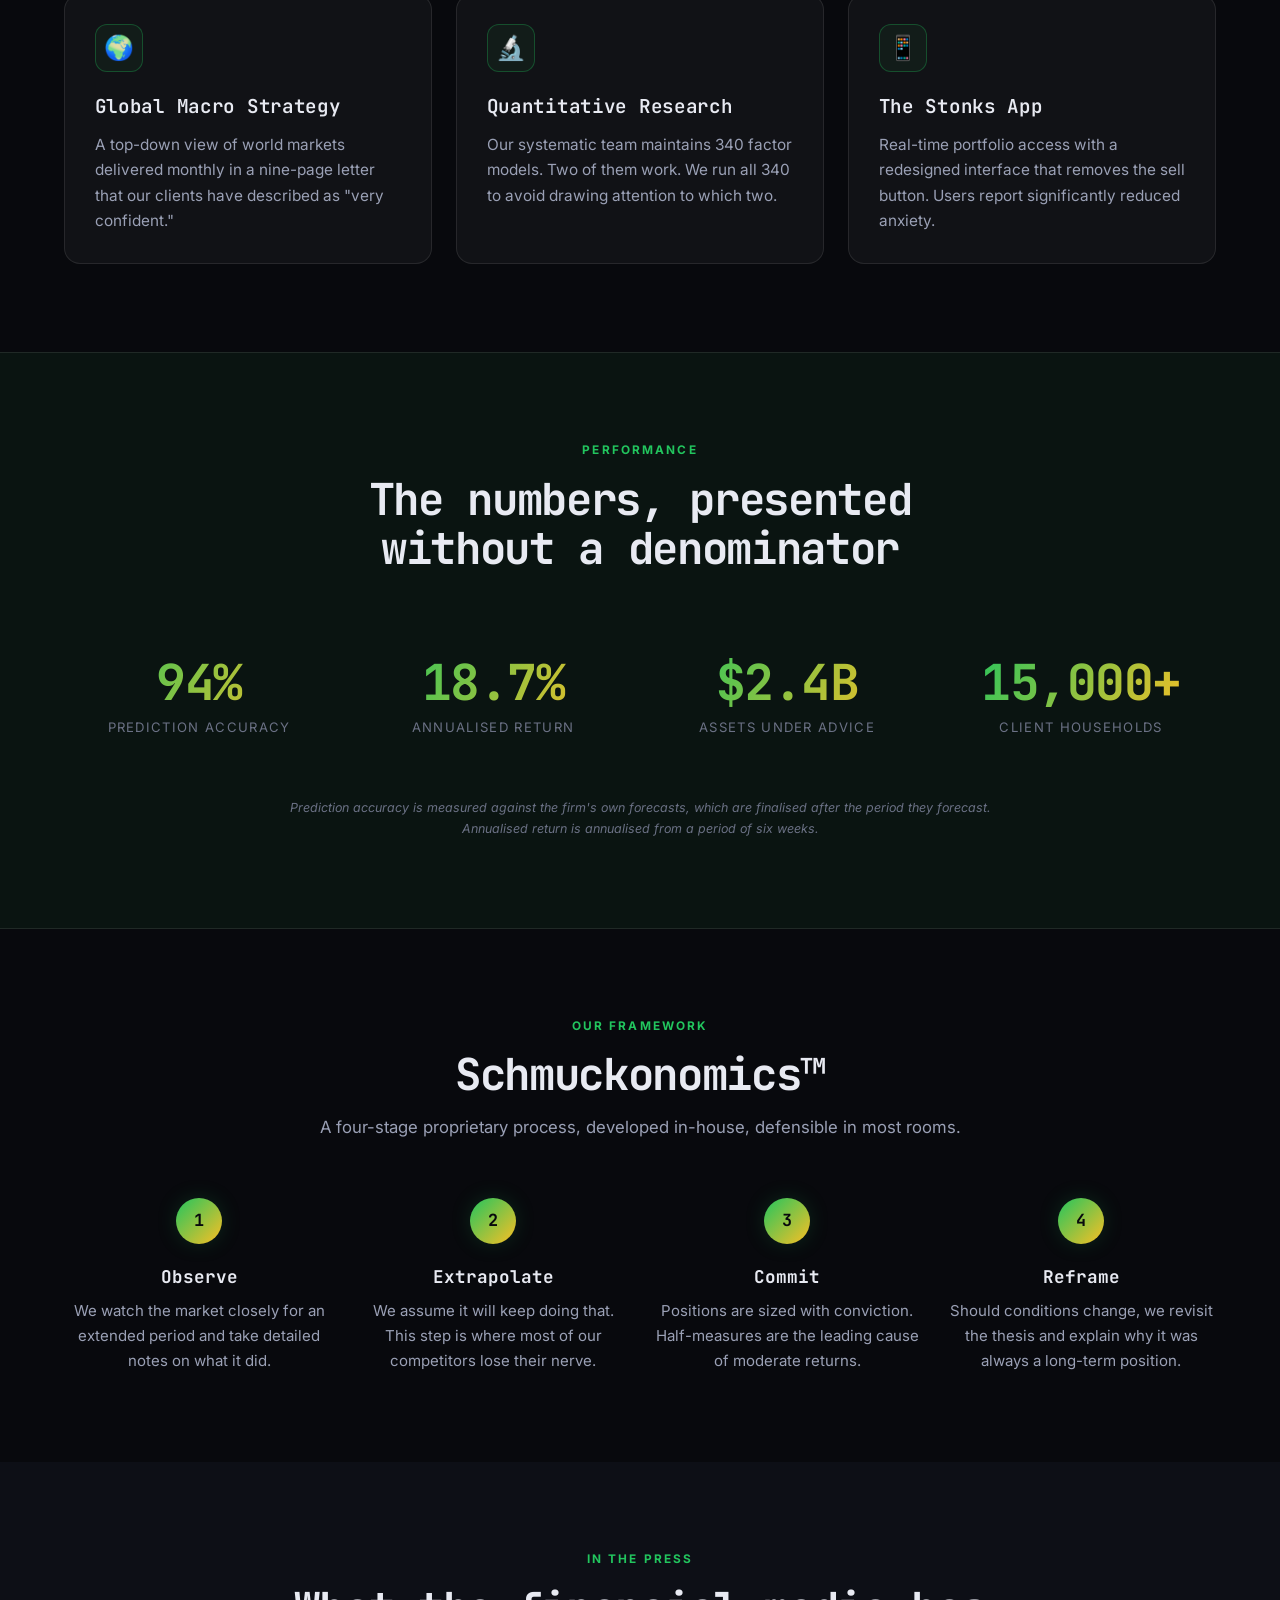
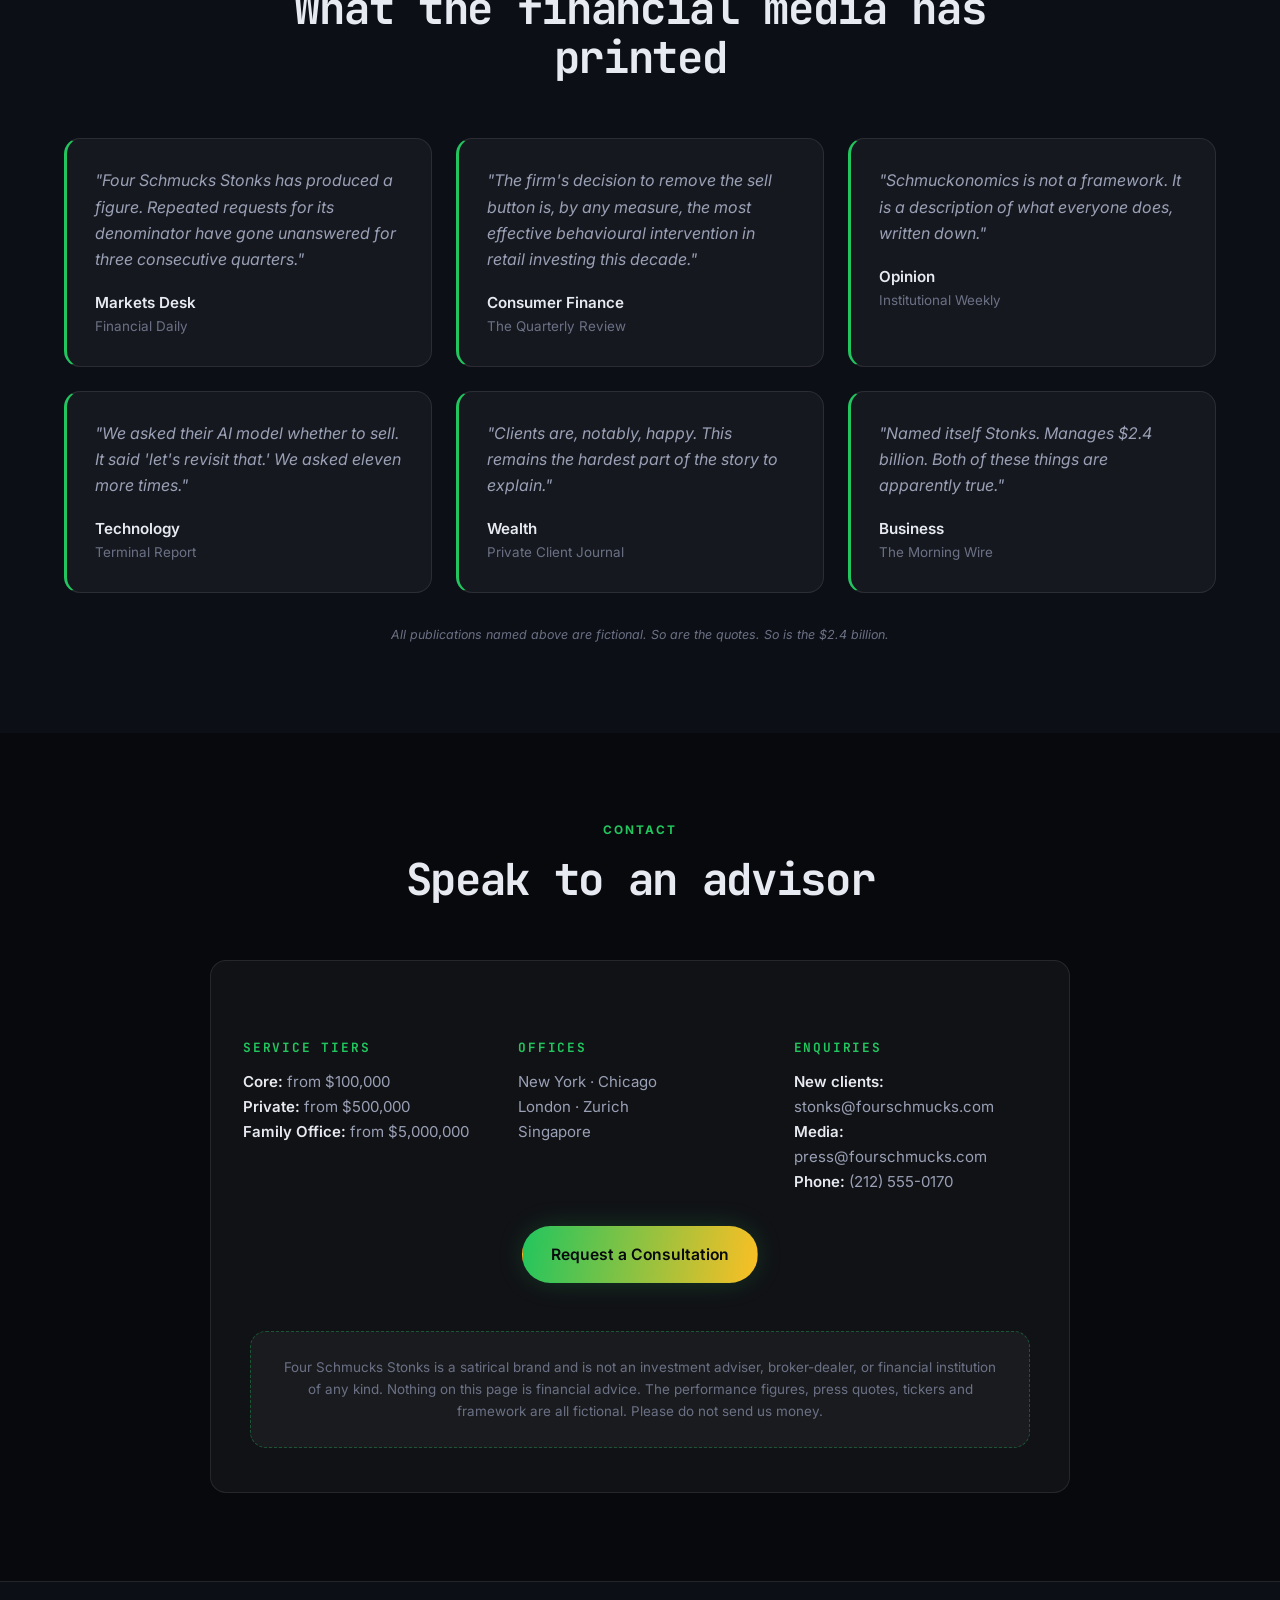
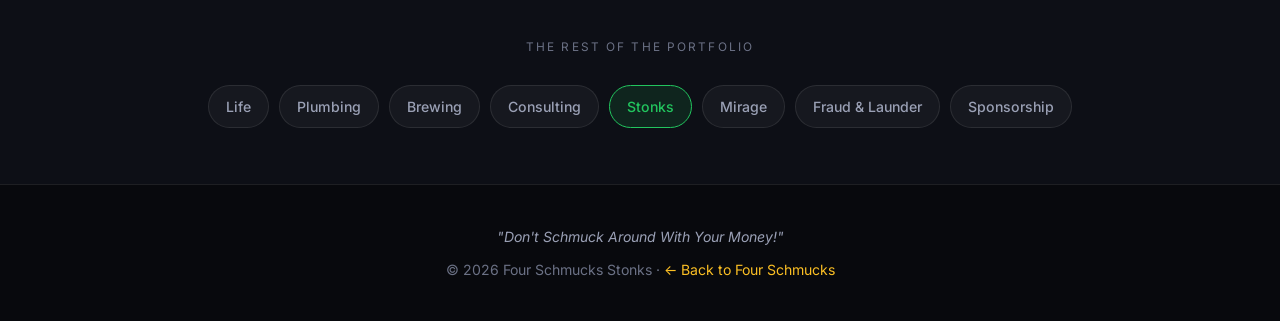
<file: stonks.html>
<!DOCTYPE html>
<html lang="en">
<head>
  <meta charset="UTF-8">
  <meta name="viewport" content="width=device-width, initial-scale=1.0">
  <title>Four Schmucks Stonks — Wealth Management Powered by Schmuckonomics™</title>
  <meta name="description" content="Four Schmucks Stonks is a wealth management firm applying the proprietary Schmuckonomics framework to portfolios of every size, with a 94% market prediction accuracy rate.">
  <link rel="canonical" href="https://stonks.fourschmucks.com/">
  <meta name="theme-color" content="#08090d">
  <link rel="icon" href="/favicon.ico" sizes="any">
  <link rel="icon" type="image/png" sizes="32x32" href="/favicon-32.png">
  <link rel="apple-touch-icon" href="/apple-touch-icon.png">
  <meta property="og:title" content="Four Schmucks Stonks — Wealth Management Powered by Schmuckonomics™">
  <meta property="og:description" content="94% market prediction accuracy. We are not saying at what.">
  <meta property="og:image" content="https://www.fourschmucks.com/images/card-stonks.jpg">
  <meta property="og:image:width" content="1200">
  <meta property="og:image:height" content="630">
  <meta property="og:type" content="website">
  <meta property="og:url" content="https://stonks.fourschmucks.com/">
  <meta name="twitter:card" content="summary_large_image">
  <meta name="twitter:title" content="Four Schmucks Stonks — Wealth Management Powered by Schmuckonomics™">
  <meta name="twitter:description" content="94% market prediction accuracy. We are not saying at what.">
  <meta name="twitter:image" content="https://www.fourschmucks.com/images/card-stonks.jpg">

  <link rel="preconnect" href="https://fonts.googleapis.com">
  <link rel="preconnect" href="https://fonts.gstatic.com" crossorigin>
  <link rel="stylesheet" href="https://fonts.googleapis.com/css2?family=Inter:wght@400;500;600;700&family=JetBrains+Mono:wght@500;700&display=swap">
  <link rel="stylesheet" href="/assets/site.css">
  <!-- Scroll-reveal is gated on this class, so content stays visible if site.js never runs. -->
  <script>document.documentElement.classList.add('js');</script>
  <style>
    :root {
      --accent: #22c55e;
      --accent-2: #fbbf24;
      --glow: rgba(34,197,94,.32);
      --surface-tint: rgba(34,197,94,.06);
      --font-display: 'JetBrains Mono', ui-monospace, monospace;
      --hero-img: url('/images/hero-stonks.webp');
    }
    /* the display face is monospace here, so pull the big headings back in */
    .hero h1 { letter-spacing: -.045em; font-size: clamp(2rem, 6vw, 4rem); }
    .section-head h2 { letter-spacing: -.03em; }

    /* bespoke: the Schmuck Tape ticker */
    .tape {
      position: relative; overflow: hidden; padding: .9rem 0;
      background: #05060a; border-top: 1px solid var(--line); border-bottom: 1px solid var(--line);
      -webkit-mask-image: linear-gradient(90deg, transparent, #000 8%, #000 92%, transparent);
      mask-image: linear-gradient(90deg, transparent, #000 8%, #000 92%, transparent);
    }
    .tape-track {
      display: flex; align-items: center; gap: 2.5rem; width: max-content;
      animation: tape 42s linear infinite;
    }
    .tape:hover .tape-track { animation-play-state: paused; }
    @keyframes tape { to { transform: translateX(-50%); } }
    .tick {
      display: inline-flex; align-items: baseline; gap: .55rem; white-space: nowrap;
      font-family: 'JetBrains Mono', ui-monospace, monospace; font-size: .86rem;
    }
    .tick .sym { color: var(--text); font-weight: 700; }
    .tick .px { color: var(--text-faint); }
    .tick .chg { font-weight: 700; }
    .tick .up { color: #22c55e; }
    .tick .down { color: #ef4444; }
    .tick .flat { color: var(--text-faint); }
    @media (prefers-reduced-motion: reduce) { .tape-track { animation: none; } }
  </style>

  <!-- Google tag (gtag.js) -->
  <script async src="https://www.googletagmanager.com/gtag/js?id=G-701KZR6WCN"></script>
  <script>
    window.dataLayer = window.dataLayer || [];
    function gtag(){dataLayer.push(arguments);}
    gtag('js', new Date());
    gtag('config', 'G-701KZR6WCN');
  </script>
</head>
<body data-brand="stonks">

  <header class="header">
    <nav class="nav">
      <a class="nav-brand" href="https://www.fourschmucks.com">
        <img class="logo" src="/logos/four_schmucks_curling.png" alt="" width="120" height="120">
        <span class="wordmark">Four Schmucks<small>Stonks</small></span>
      </a>
      <button class="nav-toggle" aria-expanded="false" aria-controls="nav-links" aria-label="Menu">
        <span></span><span></span><span></span>
      </button>
      <ul class="nav-links" id="nav-links">
        <li><a href="#services">Services</a></li>
        <li><a href="#performance">Performance</a></li>
        <li><a href="#method">Schmuckonomics</a></li>
        <li><a href="#press">Press</a></li>
        <li><a href="#contact">Contact</a></li>
      </ul>
    </nav>
  </header>

  <section class="hero">
    <div class="hero-content">
      <div class="eyebrow">Private Wealth Management</div>
      <h1>Four Schmucks Stonks</h1>
      <p class="lede">
        A 94% market prediction accuracy rate. We have been asked, repeatedly and in writing,
        to specify what we are predicting. We have declined, repeatedly and in writing.
      </p>
      <div class="cta-row">
        <a class="btn" href="#services">Our Services</a>
        <a class="btn btn-ghost" href="#performance">The Numbers</a>
      </div>
    </div>
  </section>

  <!-- ── Schmuck Tape (bespoke) ─────────────────────────────────────────── -->
  <div class="tape" aria-hidden="true">
    <div class="tape-track">
      <!-- The list is duplicated so the marquee loops seamlessly at -50%. -->
      <span class="tick"><span class="sym">SCHMK</span><span class="px">412.80</span><span class="chg up">▲ 2.41%</span></span>
      <span class="tick"><span class="sym">POOP</span><span class="px">88.14</span><span class="chg up">▲ 11.07%</span></span>
      <span class="tick"><span class="sym">BREW</span><span class="px">64.29</span><span class="chg down">▼ 0.62%</span></span>
      <span class="tick"><span class="sym">MIRG</span><span class="px">—</span><span class="chg flat">no data</span></span>
      <span class="tick"><span class="sym">CNSLT</span><span class="px">1,204.00</span><span class="chg up">▲ 0.04%</span></span>
      <span class="tick"><span class="sym">LIFE</span><span class="px">2,850.00</span><span class="chg up">▲ 3.88%</span></span>
      <span class="tick"><span class="sym">RCKRL</span><span class="px">0.01</span><span class="chg up">▲ 999.00%</span></span>
      <span class="tick"><span class="sym">CURL</span><span class="px">44.44</span><span class="chg flat">unchanged since 2018</span></span>
      <span class="tick"><span class="sym">SCHMK</span><span class="px">412.80</span><span class="chg up">▲ 2.41%</span></span>
      <span class="tick"><span class="sym">POOP</span><span class="px">88.14</span><span class="chg up">▲ 11.07%</span></span>
      <span class="tick"><span class="sym">BREW</span><span class="px">64.29</span><span class="chg down">▼ 0.62%</span></span>
      <span class="tick"><span class="sym">MIRG</span><span class="px">—</span><span class="chg flat">no data</span></span>
      <span class="tick"><span class="sym">CNSLT</span><span class="px">1,204.00</span><span class="chg up">▲ 0.04%</span></span>
      <span class="tick"><span class="sym">LIFE</span><span class="px">2,850.00</span><span class="chg up">▲ 3.88%</span></span>
      <span class="tick"><span class="sym">RCKRL</span><span class="px">0.01</span><span class="chg up">▲ 999.00%</span></span>
      <span class="tick"><span class="sym">CURL</span><span class="px">44.44</span><span class="chg flat">unchanged since 2018</span></span>
    </div>
  </div>

  <main>

    <!-- ── Services ─────────────────────────────────────────────────────── -->
    <section class="section" id="services">
      <div class="wrap">
        <div class="section-head reveal">
          <p class="kicker">Services</p>
          <h2>Institutional discipline, applied enthusiastically</h2>
          <p>
            Every mandate is managed by a dedicated advisor and reviewed quarterly against a
            benchmark we select after the quarter ends.
          </p>
        </div>

        <div class="grid">
          <div class="card reveal">
            <div class="icon">📈</div>
            <h3>Portfolio Management</h3>
            <p>Discretionary management across public equities, fixed income and one asset class our compliance officer has asked us to stop listing.</p>
          </div>
          <div class="card reveal">
            <div class="icon">🎯</div>
            <h3>Retirement Planning</h3>
            <p>We model your retirement across 10,000 simulated futures. In 9,400 of them you are fine. We do not send you the other 600.</p>
          </div>
          <div class="card reveal">
            <div class="icon">💼</div>
            <h3>Family Office Services</h3>
            <p>Consolidated reporting, succession planning, and a neutral third party to sit in the room when the topic comes up at Christmas.</p>
          </div>
          <div class="card reveal">
            <div class="icon">🌍</div>
            <h3>Global Macro Strategy</h3>
            <p>A top-down view of world markets delivered monthly in a nine-page letter that our clients have described as "very confident."</p>
          </div>
          <div class="card reveal">
            <div class="icon">🔬</div>
            <h3>Quantitative Research</h3>
            <p>Our systematic team maintains 340 factor models. Two of them work. We run all 340 to avoid drawing attention to which two.</p>
          </div>
          <div class="card reveal">
            <div class="icon">📱</div>
            <h3>The Stonks App</h3>
            <p>Real-time portfolio access with a redesigned interface that removes the sell button. Users report significantly reduced anxiety.</p>
          </div>
        </div>
      </div>
    </section>

    <!-- ── Performance ──────────────────────────────────────────────────── -->
    <section class="section tinted" id="performance">
      <div class="wrap">
        <div class="section-head reveal">
          <p class="kicker">Performance</p>
          <h2>The numbers, presented without a denominator</h2>
        </div>

        <div class="grid cols-4 reveal">
          <div class="stat"><div class="num">94%</div><div class="label">Prediction accuracy</div></div>
          <div class="stat"><div class="num">18.7%</div><div class="label">Annualised return</div></div>
          <div class="stat"><div class="num">$2.4B</div><div class="label">Assets under advice</div></div>
          <div class="stat"><div class="num">15,000+</div><div class="label">Client households</div></div>
        </div>

        <p class="fine-print" style="text-align:center;max-width:760px;margin:2rem auto 0">
          Prediction accuracy is measured against the firm's own forecasts, which are finalised
          after the period they forecast. Annualised return is annualised from a period of six weeks.
        </p>
      </div>
    </section>

    <!-- ── Schmuckonomics ───────────────────────────────────────────────── -->
    <section class="section" id="method">
      <div class="wrap">
        <div class="section-head reveal">
          <p class="kicker">Our Framework</p>
          <h2>Schmuckonomics™</h2>
          <p>
            A four-stage proprietary process, developed in-house, defensible in most rooms.
          </p>
        </div>

        <div class="grid cols-4">
          <div class="step reveal">
            <div class="num">1</div>
            <h3>Observe</h3>
            <p>We watch the market closely for an extended period and take detailed notes on what it did.</p>
          </div>
          <div class="step reveal">
            <div class="num">2</div>
            <h3>Extrapolate</h3>
            <p>We assume it will keep doing that. This step is where most of our competitors lose their nerve.</p>
          </div>
          <div class="step reveal">
            <div class="num">3</div>
            <h3>Commit</h3>
            <p>Positions are sized with conviction. Half-measures are the leading cause of moderate returns.</p>
          </div>
          <div class="step reveal">
            <div class="num">4</div>
            <h3>Reframe</h3>
            <p>Should conditions change, we revisit the thesis and explain why it was always a long-term position.</p>
          </div>
        </div>
      </div>
    </section>

    <!-- ── Press ────────────────────────────────────────────────────────── -->
    <section class="section raised" id="press">
      <div class="wrap">
        <div class="section-head reveal">
          <p class="kicker">In The Press</p>
          <h2>What the financial media has printed</h2>
        </div>

        <div class="grid">
          <div class="quote reveal">
            <p>"Four Schmucks Stonks has produced a figure. Repeated requests for its denominator have gone unanswered for three consecutive quarters."</p>
            <div class="who">Markets Desk</div>
            <div class="where">Financial Daily</div>
          </div>
          <div class="quote reveal">
            <p>"The firm's decision to remove the sell button is, by any measure, the most effective behavioural intervention in retail investing this decade."</p>
            <div class="who">Consumer Finance</div>
            <div class="where">The Quarterly Review</div>
          </div>
          <div class="quote reveal">
            <p>"Schmuckonomics is not a framework. It is a description of what everyone does, written down."</p>
            <div class="who">Opinion</div>
            <div class="where">Institutional Weekly</div>
          </div>
          <div class="quote reveal">
            <p>"We asked their AI model whether to sell. It said 'let's revisit that.' We asked eleven more times."</p>
            <div class="who">Technology</div>
            <div class="where">Terminal Report</div>
          </div>
          <div class="quote reveal">
            <p>"Clients are, notably, happy. This remains the hardest part of the story to explain."</p>
            <div class="who">Wealth</div>
            <div class="where">Private Client Journal</div>
          </div>
          <div class="quote reveal">
            <p>"Named itself Stonks. Manages $2.4 billion. Both of these things are apparently true."</p>
            <div class="who">Business</div>
            <div class="where">The Morning Wire</div>
          </div>
        </div>

        <p class="fine-print" style="text-align:center;margin-top:2rem">
          All publications named above are fictional. So are the quotes. So is the $2.4 billion.
        </p>
      </div>
    </section>

    <!-- ── Contact ──────────────────────────────────────────────────────── -->
    <section class="section" id="contact">
      <div class="wrap">
        <div class="section-head reveal">
          <p class="kicker">Contact</p>
          <h2>Speak to an advisor</h2>
        </div>

        <div class="contact-panel reveal">
          <div class="contact-cols">
            <div>
              <h3>Service Tiers</h3>
              <p>
                <strong>Core:</strong> from $100,000<br>
                <strong>Private:</strong> from $500,000<br>
                <strong>Family Office:</strong> from $5,000,000
              </p>
            </div>
            <div>
              <h3>Offices</h3>
              <p>New York · Chicago<br>London · Zurich<br>Singapore</p>
            </div>
            <div>
              <h3>Enquiries</h3>
              <p>
                <strong>New clients:</strong> stonks@fourschmucks.com<br>
                <strong>Media:</strong> press@fourschmucks.com<br>
                <strong>Phone:</strong> (212) 555-0170
              </p>
            </div>
          </div>
          <a class="btn" href="mailto:stonks@fourschmucks.com">Request a Consultation</a>
          <p class="disclaimer">
            Four Schmucks Stonks is a satirical brand and is not an investment adviser, broker-dealer,
            or financial institution of any kind. Nothing on this page is financial advice. The
            performance figures, press quotes, tickers and framework are all fictional. Please do not
            send us money.
          </p>
        </div>
      </div>
    </section>

  </main>

  <section class="brand-strip" data-brand-strip></section>

  <footer class="footer">
    <div class="wrap">
      <p class="slogan">"Don't Schmuck Around With Your Money!"</p>
      <p>&copy; 2026 Four Schmucks Stonks · <a href="https://www.fourschmucks.com">← Back to Four Schmucks</a></p>
    </div>
  </footer>

  <script src="/assets/brands.js"></script>
  <script src="/assets/site.js"></script>
</body>
</html>
</file>
<file: assets/site.css>
/* ==========================================================================
   Four Schmucks — shared design system
   --------------------------------------------------------------------------
   One stylesheet, many brands. Structure, chrome and motion live here; each
   page re-skins itself by overriding the theme block below in a small inline
   <style>. Nothing brand-specific should ever be added to this file.

   To theme a page, override these in the page's own :root:
     --accent        primary brand colour
     --accent-2      secondary, used for gradients and the second tag style
     --glow          rgba() of --accent, for button/º card glow
     --surface-tint  very low-alpha rgba() of --accent, for tinted panels
     --font-display  display face for h1/h2/nav (body stays --font-body)
     --hero-img      url('/images/hero-x.webp') or none
   ========================================================================== */

/* --- tokens --------------------------------------------------------------- */

:root {
  /* theme — overridden per page */
  --accent: #6366f1;
  --accent-2: #22d3ee;
  --glow: rgba(99, 102, 241, .35);
  --surface-tint: rgba(99, 102, 241, .06);
  --font-display: 'Space Grotesk', system-ui, sans-serif;
  --hero-img: none;

  /* base — shared by every brand */
  --bg: #08090d;
  --bg-raised: #0d0f16;
  --surface: rgba(255, 255, 255, .04);
  --surface-hi: rgba(255, 255, 255, .07);
  --line: rgba(255, 255, 255, .09);
  --text: #e8eaf2;
  --text-dim: #9aa0b5;
  --text-faint: #6b7185;
  --font-body: 'Inter', system-ui, -apple-system, 'Segoe UI', sans-serif;
  --radius: 16px;
  --radius-sm: 10px;
  --maxw: 1200px;
  --header-h: 72px;
  --ease: cubic-bezier(.22, .61, .36, 1);
}

/* --- reset ---------------------------------------------------------------- */

*, *::before, *::after { margin: 0; padding: 0; box-sizing: border-box; }

html { scroll-behavior: smooth; scroll-padding-top: calc(var(--header-h) + 1rem); }

body {
  font-family: var(--font-body);
  font-size: 1rem;
  line-height: 1.65;
  color: var(--text);
  background: var(--bg);
  -webkit-font-smoothing: antialiased;
  overflow-x: hidden;
}

img { max-width: 100%; height: auto; display: block; }
a { color: var(--accent); text-decoration: none; }
::selection { background: var(--accent); color: #08090d; }

:focus-visible { outline: 2px solid var(--accent-2); outline-offset: 3px; border-radius: 4px; }

/* --- header / nav --------------------------------------------------------- */

.header {
  position: fixed; top: 0; left: 0; right: 0; z-index: 100;
  height: var(--header-h);
  background: rgba(8, 9, 13, .72);
  backdrop-filter: blur(14px) saturate(150%);
  -webkit-backdrop-filter: blur(14px) saturate(150%);
  border-bottom: 1px solid var(--line);
}
/* a hairline of brand colour so the chrome isn't identical across brands */
.header::after {
  content: ''; position: absolute; bottom: -1px; left: 0; right: 0; height: 1px;
  background: linear-gradient(90deg, transparent, var(--accent), var(--accent-2), transparent);
  opacity: .5;
}

.nav {
  max-width: var(--maxw); height: 100%; margin: 0 auto; padding: 0 1.5rem;
  display: flex; align-items: center; justify-content: space-between; gap: 1rem;
}
.nav-brand { display: flex; align-items: center; gap: .7rem; color: var(--text); }
.nav-brand .logo { height: 38px; width: auto; filter: drop-shadow(0 0 8px var(--glow)); }
.nav-brand .wordmark {
  font-family: var(--font-display); font-weight: 700; font-size: 1rem;
  letter-spacing: -.01em; white-space: nowrap;
}
.nav-brand .wordmark small {
  display: block; font-size: .68rem; font-weight: 500; letter-spacing: .16em;
  text-transform: uppercase; color: var(--accent-2); line-height: 1.2;
}

.nav-links { display: flex; align-items: center; gap: 1.75rem; list-style: none; }
.nav-links a {
  color: var(--text-dim); font-size: .92rem; font-weight: 500;
  transition: color .2s var(--ease); position: relative;
}
.nav-links a:hover { color: var(--text); }
.nav-links a::after {
  content: ''; position: absolute; left: 0; right: 0; bottom: -6px; height: 2px;
  background: var(--accent); border-radius: 2px;
  transform: scaleX(0); transform-origin: left; transition: transform .25s var(--ease);
}
.nav-links a:hover::after { transform: scaleX(1); }

.nav-toggle {
  display: none; width: 42px; height: 42px; border: 1px solid var(--line);
  border-radius: var(--radius-sm); background: var(--surface); cursor: pointer;
  padding: 0;
  /* flex column, not grid: grid would place each bar in its own implicit row and the
     resulting spacing wouldn't match the 6px translate that forms the X below */
  flex-direction: column; align-items: center; justify-content: center; gap: 4px;
}
.nav-toggle span {
  display: block; width: 18px; height: 2px; border-radius: 2px; background: var(--text);
  transition: transform .25s var(--ease), opacity .2s var(--ease);
}
.nav-toggle[aria-expanded="true"] span:nth-child(1) { transform: translateY(6px) rotate(45deg); }
.nav-toggle[aria-expanded="true"] span:nth-child(2) { opacity: 0; }
.nav-toggle[aria-expanded="true"] span:nth-child(3) { transform: translateY(-6px) rotate(-45deg); }

/* --- hero ----------------------------------------------------------------- */

.hero {
  position: relative; isolation: isolate;
  min-height: min(92vh, 860px);
  margin-top: var(--header-h);
  display: grid; place-items: center; text-align: center;
  padding: 5rem 1.5rem;
  overflow: hidden;
  background:
    radial-gradient(ellipse 70% 55% at 22% 18%, var(--glow), transparent 60%),
    radial-gradient(ellipse 60% 50% at 82% 78%, color-mix(in srgb, var(--accent-2) 28%, transparent), transparent 58%),
    linear-gradient(180deg, rgba(8, 9, 13, .55) 0%, rgba(8, 9, 13, .82) 60%, var(--bg) 100%),
    var(--hero-img) center / cover no-repeat,
    linear-gradient(180deg, var(--bg-raised), var(--bg));
}
/* film grain — keeps the flat gradients from banding on large screens */
.hero::before {
  content: ''; position: absolute; inset: 0; z-index: -1; opacity: .35;
  pointer-events: none;
  background-image: url("data:image/svg+xml,%3Csvg xmlns='http://www.w3.org/2000/svg' width='140' height='140'%3E%3Cfilter id='n'%3E%3CfeTurbulence type='fractalNoise' baseFrequency='.85' numOctaves='3'/%3E%3C/filter%3E%3Crect width='140' height='140' filter='url(%23n)' opacity='.42'/%3E%3C/svg%3E");
}

.hero-content { max-width: 900px; position: relative; z-index: 1; }

.eyebrow {
  display: inline-block; margin-bottom: 1.5rem;
  padding: .4rem 1rem; border-radius: 100px;
  border: 1px solid color-mix(in srgb, var(--accent-2) 45%, transparent);
  background: var(--surface-tint);
  font-size: .74rem; font-weight: 600; letter-spacing: .16em; text-transform: uppercase;
  color: var(--accent-2);
}

.hero h1 {
  font-family: var(--font-display);
  font-size: clamp(2.5rem, 7vw, 4.75rem);
  line-height: 1.03; letter-spacing: -.035em; font-weight: 700;
  margin-bottom: 1.25rem;
  background: linear-gradient(120deg, var(--text) 20%, var(--accent) 62%, var(--accent-2) 100%);
  -webkit-background-clip: text; background-clip: text; color: transparent;
  padding-bottom: .08em; /* stop descenders clipping under background-clip */
}

.hero .lede {
  font-size: clamp(1.05rem, 2vw, 1.35rem);
  color: var(--text-dim); max-width: 660px; margin: 0 auto 2.25rem;
}

.cta-row { display: flex; gap: .9rem; justify-content: center; flex-wrap: wrap; }

/* --- buttons -------------------------------------------------------------- */

.btn {
  display: inline-flex; align-items: center; gap: .5rem;
  padding: .9rem 1.75rem; border-radius: 100px; border: 1px solid transparent;
  font-family: var(--font-body); font-size: .98rem; font-weight: 600;
  color: #08090d; background: linear-gradient(100deg, var(--accent), var(--accent-2));
  box-shadow: 0 0 30px -6px var(--glow);
  cursor: pointer;
  transition: transform .25s var(--ease), box-shadow .25s var(--ease);
}
.btn:hover { transform: translateY(-2px); box-shadow: 0 8px 40px -8px var(--glow); }
.btn:active { transform: translateY(0); }

.btn-ghost {
  background: var(--surface); color: var(--text);
  border-color: var(--line); box-shadow: none;
}
.btn-ghost:hover { border-color: var(--accent); box-shadow: none; }

/* --- layout / sections ---------------------------------------------------- */

.wrap { max-width: var(--maxw); margin: 0 auto; padding: 0 1.5rem; }

.section { padding: 5.5rem 0; }
.section.tinted {
  background: var(--surface-tint);
  border-top: 1px solid var(--line); border-bottom: 1px solid var(--line);
}
.section.raised { background: var(--bg-raised); }

.section-head { max-width: 720px; margin: 0 auto 3.5rem; text-align: center; }
.section-head .kicker {
  font-size: .74rem; font-weight: 700; letter-spacing: .18em; text-transform: uppercase;
  color: var(--accent); margin-bottom: .9rem;
}
.section-head h2 {
  font-family: var(--font-display); font-weight: 700;
  font-size: clamp(1.85rem, 4vw, 2.75rem); line-height: 1.12; letter-spacing: -.025em;
  color: var(--text); margin-bottom: .9rem;
}
.section-head p { color: var(--text-dim); font-size: 1.05rem; }

/* --- grid + cards --------------------------------------------------------- */

.grid { display: grid; gap: 1.5rem; grid-template-columns: repeat(auto-fit, minmax(300px, 1fr)); }
.grid.cols-2 { grid-template-columns: repeat(auto-fit, minmax(380px, 1fr)); }
.grid.cols-4 { grid-template-columns: repeat(auto-fit, minmax(230px, 1fr)); }

.card {
  position: relative; overflow: hidden;
  background: var(--surface); border: 1px solid var(--line);
  border-radius: var(--radius); padding: 1.85rem;
  transition: transform .3s var(--ease), border-color .3s var(--ease), background .3s var(--ease);
}
.card:hover {
  transform: translateY(-4px);
  border-color: color-mix(in srgb, var(--accent) 55%, transparent);
  background: var(--surface-hi);
}
/* accent wash that reveals on hover */
.card::before {
  content: ''; position: absolute; inset: 0 0 auto 0; height: 1px;
  background: linear-gradient(90deg, transparent, var(--accent), transparent);
  opacity: 0; transition: opacity .3s var(--ease);
}
.card:hover::before { opacity: 1; }

.card .icon {
  display: grid; place-items: center;
  width: 48px; height: 48px; border-radius: 12px; margin-bottom: 1.15rem;
  font-size: 1.5rem; line-height: 1;
  background: var(--surface-tint);
  border: 1px solid color-mix(in srgb, var(--accent) 30%, transparent);
}
.card h3 {
  font-family: var(--font-display); font-size: 1.2rem; font-weight: 600;
  letter-spacing: -.015em; color: var(--text); margin-bottom: .6rem;
}
.card p { color: var(--text-dim); font-size: .96rem; }
.card .price {
  display: block; margin-top: 1.1rem; padding-top: 1.1rem;
  border-top: 1px solid var(--line);
  font-family: var(--font-display); font-weight: 600; color: var(--accent);
}

/* homepage brand card — site.js re-themes each one to the brand it links to */
.brand-card { display: block; color: inherit; }
.brand-card .go {
  display: block; margin-top: 1.25rem; padding-top: 1.1rem;
  border-top: 1px solid var(--line);
  font-size: .82rem; letter-spacing: .04em; color: var(--text-faint);
  transition: color .3s var(--ease);
}
.brand-card .go::after { content: ' →'; }
.brand-card:hover .go { color: var(--accent); }

/* A card's "image". Base state is a pure-CSS gradient tile with an emoji, which
   needs no assets at all. Product pages can layer a real photo on top via
   `.tile img` — and because that img removes itself on error, a missing or
   not-yet-generated photo falls back to the emoji tile rather than showing a
   broken-image icon. Same graceful-degradation contract as --hero-img. */
.tile {
  position: relative; overflow: hidden;
  aspect-ratio: 16 / 10; border-radius: var(--radius-sm); margin-bottom: 1.25rem;
  display: grid; place-items: center; font-size: 2.75rem; line-height: 1;
  background:
    radial-gradient(circle at 30% 25%, color-mix(in srgb, var(--accent) 45%, transparent), transparent 60%),
    radial-gradient(circle at 75% 80%, color-mix(in srgb, var(--accent-2) 38%, transparent), transparent 55%),
    var(--bg-raised);
  border: 1px solid var(--line);
}
.tile img {
  position: absolute; inset: 0; width: 100%; height: 100%; object-fit: cover;
  transition: transform .4s var(--ease);
}
.card:hover .tile img { transform: scale(1.04); }

/* --- stats ---------------------------------------------------------------- */

.stat { text-align: center; padding: 1.75rem 1rem; }
.stat .num {
  font-family: var(--font-display); font-weight: 700; letter-spacing: -.03em;
  font-size: clamp(2.1rem, 5vw, 3.1rem); line-height: 1;
  background: linear-gradient(120deg, var(--accent), var(--accent-2));
  -webkit-background-clip: text; background-clip: text; color: transparent;
}
.stat .label {
  margin-top: .6rem; font-size: .82rem; letter-spacing: .1em; text-transform: uppercase;
  color: var(--text-faint);
}

/* --- tags / badges -------------------------------------------------------- */

.tag {
  display: inline-block; padding: .25rem .7rem; border-radius: 100px;
  font-size: .7rem; font-weight: 700; letter-spacing: .09em; text-transform: uppercase;
  background: color-mix(in srgb, var(--accent) 16%, transparent);
  color: var(--accent);
  border: 1px solid color-mix(in srgb, var(--accent) 30%, transparent);
}
.tag.alt {
  background: color-mix(in srgb, var(--accent-2) 16%, transparent);
  color: var(--accent-2);
  border-color: color-mix(in srgb, var(--accent-2) 30%, transparent);
}
.tag + h3 { margin-top: .9rem; }

/* --- numbered steps ------------------------------------------------------- */

.step { text-align: center; }
.step .num {
  width: 46px; height: 46px; margin: 0 auto 1.15rem; border-radius: 50%;
  display: grid; place-items: center;
  font-family: var(--font-display); font-weight: 700; font-size: 1.05rem;
  color: #08090d; background: linear-gradient(135deg, var(--accent), var(--accent-2));
  box-shadow: 0 0 26px -6px var(--glow);
}
.step h3 { font-family: var(--font-display); font-size: 1.1rem; margin-bottom: .5rem; }
.step p { color: var(--text-dim); font-size: .94rem; }

/* --- quotes / testimonials ------------------------------------------------ */

.quote {
  background: var(--surface); border: 1px solid var(--line);
  border-left: 3px solid var(--accent);
  border-radius: var(--radius); padding: 1.75rem;
}
.quote p { color: var(--text-dim); font-style: italic; margin-bottom: 1.1rem; }
.quote .who { font-weight: 600; color: var(--text); font-size: .95rem; }
.quote .where { color: var(--text-faint); font-size: .84rem; }

/* --- avatars (no stock photos of real people) ----------------------------- */

.avatar {
  width: 84px; height: 84px; margin: 0 auto 1.15rem; border-radius: 50%;
  display: grid; place-items: center; font-size: 2.1rem; line-height: 1;
  background: linear-gradient(135deg, var(--accent), var(--accent-2));
  box-shadow: 0 0 30px -8px var(--glow);
}
.card.person { text-align: center; }
.card.person .role {
  color: var(--accent-2); font-size: .85rem; font-weight: 600;
  letter-spacing: .04em; margin-bottom: .9rem;
}

/* --- results callout ------------------------------------------------------ */

.results {
  background: var(--surface-tint); border-left: 3px solid var(--accent);
  border-radius: var(--radius-sm); padding: 1rem 1.15rem; margin: 1.15rem 0 0;
  font-size: .95rem; color: var(--text-dim);
}
.results strong { color: var(--text); }

/* --- fine print / disclaimer ---------------------------------------------- */

.fine-print {
  margin-top: .9rem; font-size: .78rem; font-style: italic; color: var(--text-faint);
}
.disclaimer {
  max-width: 780px; margin: 3rem auto 0; padding: 1.5rem 1.75rem;
  border: 1px dashed color-mix(in srgb, var(--accent) 35%, transparent);
  border-radius: var(--radius); background: var(--surface);
  font-size: .84rem; color: var(--text-faint); text-align: center;
}

/* --- faq ------------------------------------------------------------------ */

.faq { max-width: 800px; margin: 0 auto; }
.faq-item { border-bottom: 1px solid var(--line); padding: 1.5rem 0; }
.faq-item:last-child { border-bottom: 0; }
.faq-item h3 { font-family: var(--font-display); font-size: 1.08rem; margin-bottom: .5rem; }
.faq-item p { color: var(--text-dim); font-size: .96rem; }

/* --- contact panel -------------------------------------------------------- */

.contact-panel {
  max-width: 860px; margin: 0 auto; text-align: center;
  background: var(--surface); border: 1px solid var(--line);
  border-radius: var(--radius); padding: 2.75rem 2rem;
}
.contact-cols {
  display: grid; gap: 2rem; text-align: left; margin: 2rem 0;
  grid-template-columns: repeat(auto-fit, minmax(240px, 1fr));
}
.contact-cols h3 {
  font-family: var(--font-display); font-size: .8rem; letter-spacing: .14em;
  text-transform: uppercase; color: var(--accent); margin-bottom: .75rem;
}
.contact-cols p { color: var(--text-dim); font-size: .94rem; }
.contact-cols strong { color: var(--text); font-weight: 600; }

/* --- brand strip (rendered from brands.js — every page gets one) ---------- */

.brand-strip { padding: 3.5rem 0; border-top: 1px solid var(--line); background: var(--bg-raised); }
.brand-strip .strip-label {
  text-align: center; font-size: .74rem; letter-spacing: .18em; text-transform: uppercase;
  color: var(--text-faint); margin-bottom: 1.75rem;
}
.brand-chips {
  display: flex; flex-wrap: wrap; justify-content: center; gap: .65rem;
  max-width: 900px; margin: 0 auto; list-style: none;
}
.brand-chips a {
  display: inline-flex; align-items: center; gap: .5rem;
  padding: .55rem 1.05rem; border-radius: 100px;
  background: var(--surface); border: 1px solid var(--line);
  color: var(--text-dim); font-size: .88rem; font-weight: 500;
  transition: color .25s var(--ease), border-color .25s var(--ease), transform .25s var(--ease);
}
/* --chip is set inline per brand by site.js, so each sibling keeps its identity */
.brand-chips a:hover {
  color: var(--chip, var(--accent)); border-color: var(--chip, var(--accent));
  transform: translateY(-2px);
}
.brand-chips a[aria-current="page"] {
  color: var(--chip, var(--accent));
  border-color: var(--chip, var(--accent));
  background: color-mix(in srgb, var(--chip, var(--accent)) 12%, transparent);
}

/* --- footer --------------------------------------------------------------- */

.footer {
  padding: 2.5rem 0; text-align: center;
  background: var(--bg); border-top: 1px solid var(--line);
  color: var(--text-faint); font-size: .88rem;
}
.footer .slogan { color: var(--text-dim); font-style: italic; margin-bottom: .6rem; }
.footer a { color: var(--accent-2); }
.footer a:hover { text-decoration: underline; }

/* --- scroll reveal (driven by site.js) ------------------------------------
   Gated on .js, which the inline head script sets. Without it every .reveal
   stays visible, so a failed/blocked site.js leaves a static page rather than
   a blank one — the content must never depend on JS to be readable. */

.js .reveal { opacity: 0; transform: translateY(22px); transition: opacity .6s var(--ease), transform .6s var(--ease); }
.js .reveal.in { opacity: 1; transform: none; }

/* --- responsive ----------------------------------------------------------- */

@media (max-width: 860px) {
  .nav-toggle { display: flex; }
  .nav-links {
    position: fixed; inset: var(--header-h) 0 auto 0;
    flex-direction: column; align-items: stretch; gap: 0;
    padding: .5rem 1.5rem 1.5rem;
    /* fully opaque — at .97 the gradient hero headline ghosted through the panel */
    background: var(--bg);
    backdrop-filter: blur(14px); -webkit-backdrop-filter: blur(14px);
    border-bottom: 1px solid var(--line);
    /* hidden by default on small screens; site.js toggles [data-open] */
    display: none;
  }
  .nav-links[data-open="true"] { display: flex; }
  .nav-links li { border-bottom: 1px solid var(--line); }
  .nav-links li:last-child { border-bottom: 0; }
  .nav-links a { display: block; padding: .95rem 0; font-size: 1rem; }
  .nav-links a::after { display: none; }

  .section { padding: 4rem 0; }
  .section-head { margin-bottom: 2.5rem; }
  .grid, .grid.cols-2, .grid.cols-4 { grid-template-columns: 1fr; }
  .contact-panel { padding: 2rem 1.25rem; }
}

@media (max-width: 420px) {
  .nav-brand .wordmark { font-size: .9rem; }
  .btn { padding: .8rem 1.4rem; font-size: .92rem; }
}

@media (prefers-reduced-motion: reduce) {
  html { scroll-behavior: auto; }
  *, *::before, *::after {
    animation-duration: .01ms !important; animation-iteration-count: 1 !important;
    transition-duration: .01ms !important;
  }
  .js .reveal { opacity: 1; transform: none; }
}
</file>
